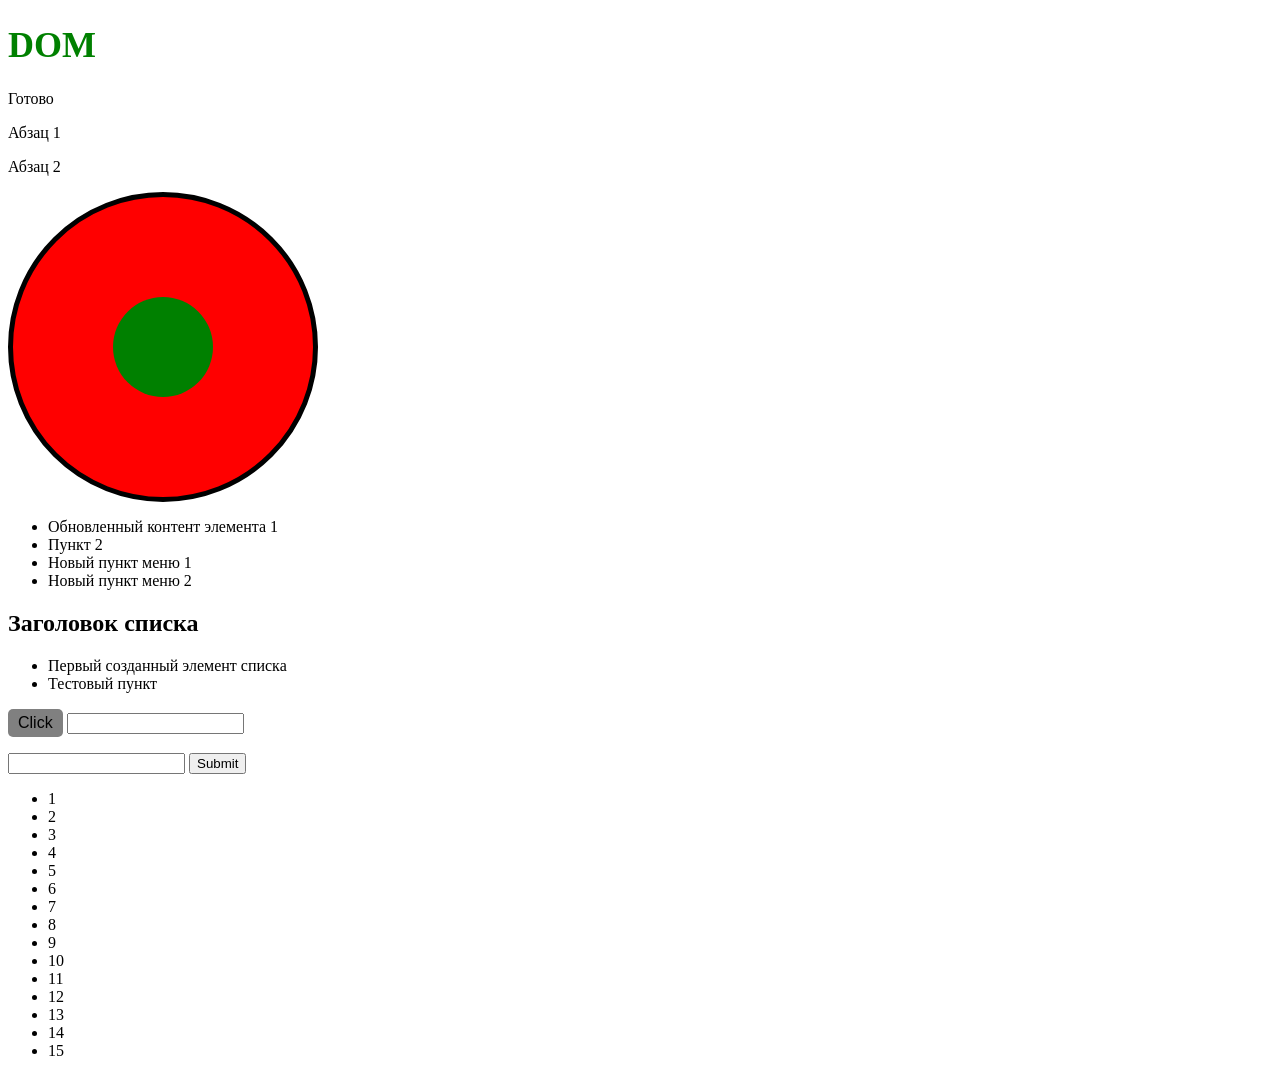
<file: lesson9/index.html>
<!DOCTYPE html>
<html lang="en">
<head>
    <meta charset="UTF-8">
    <meta name="viewport" content="width=device-width, initial-scale=1.0">
    <link rel="stylesheet" href="style.css">
    <script src="./script.js" defer></script>
    <title>DOM</title>
</head>
<body>
    <h1 class="title">DOM</h1>
    <div id="message">Готово</div>
    <p class="text">Абзац 1</p>
    <p class="text">Абзац 2</p>
    <div class="circle">
        <div class="inner-circle"></div>
    </div>
    <ul class="menu">
        <li class="menu-item">Пункт 1</li>
        <li class="menu-item">Пункт 2</li>
    </ul>
    <ul class="list">
        <li>Тестовый пункт</li>
    </ul>
    <button class="btn">Click</button>
    <input type="text" id="input" >
    <p class="input-text"></p>
    <form id="form" action="">
        <input type="text">
        <button>Submit</button>
    </form>

    <ul class="todo">
        <li>1</li>
        <li>2</li>
        <li>3</li>
        <li>4</li>
        <li>5</li>
        <li>6</li>
        <li>7</li>
        <li>8</li>
        <li>9</li>
        <li>10</li>
        <li>11</li>
        <li>12</li>
        <li>13</li>
        <li>14</li>
        <li>15</li>
    </ul>
</body>
</html>
</file>
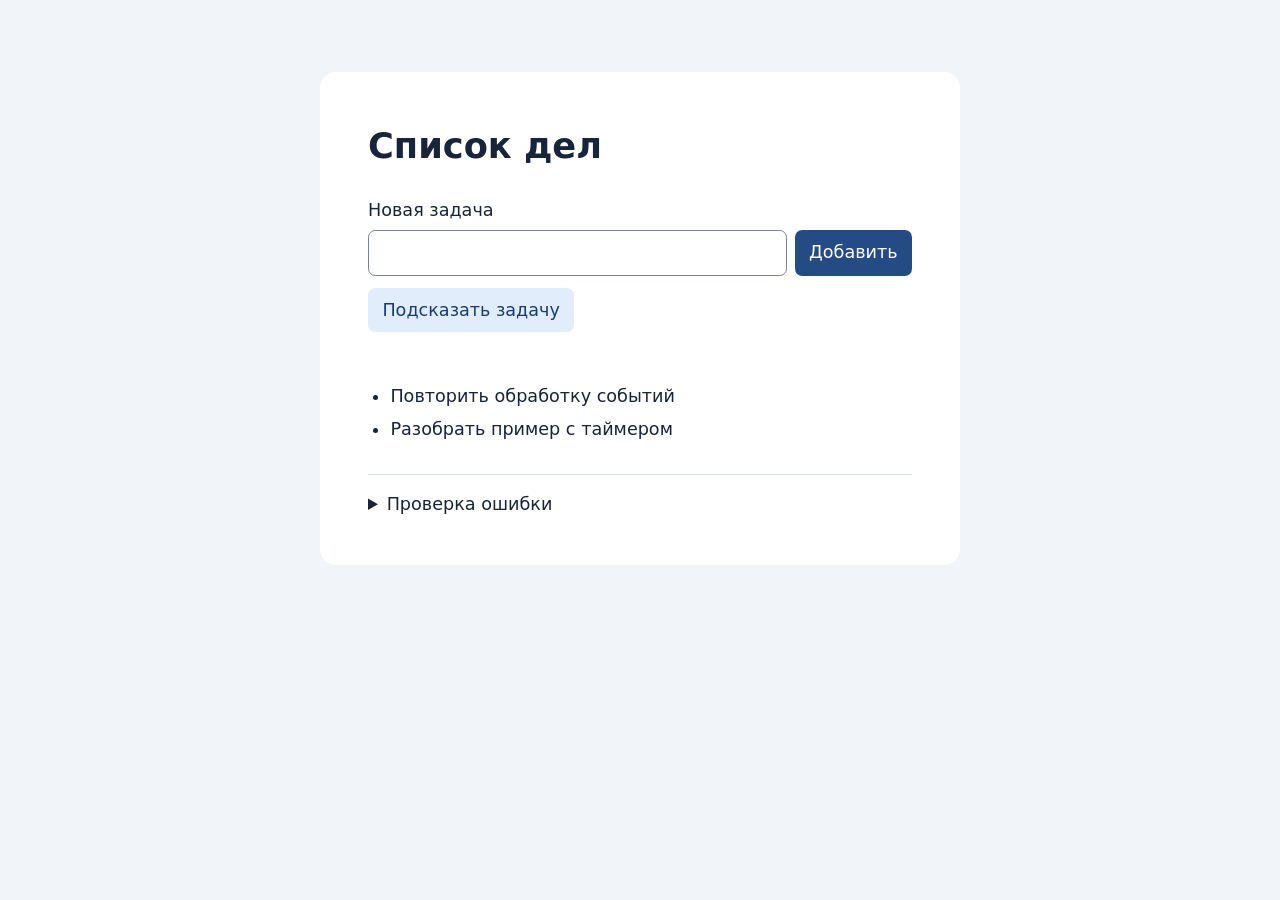
<file: todo-starter/index.html>
<!doctype html>
<html lang="ru">
<head>
  <meta charset="utf-8">
  <meta name="viewport" content="width=device-width, initial-scale=1">
  <title>Список дел · Лекция 10</title>
  <link rel="stylesheet" href="style.css">
  <script defer src="app.js"></script>
</head>
<body>
  <main>
    <h1>Список дел</h1>
    <form id="task-form">
      <label for="task-input">Новая задача</label>
      <div class="entry">
        <input id="task-input" required autocomplete="off">
        <button type="submit">Добавить</button>
      </div>
    </form>
    <button type="button" id="suggestion-button">Подсказать задачу</button>
    <p id="suggestion-status" role="status"></p>
    <ul id="task-list">
      <li>Повторить обработку событий</li>
      <li>Разобрать пример с таймером</li>
    </ul>
    <details>
      <summary>Проверка ошибки</summary>
      <label><input type="checkbox" id="simulate-error"> Отклонять промис при запросе подсказки</label>
    </details>
  </main>
</body>
</html>
</file>
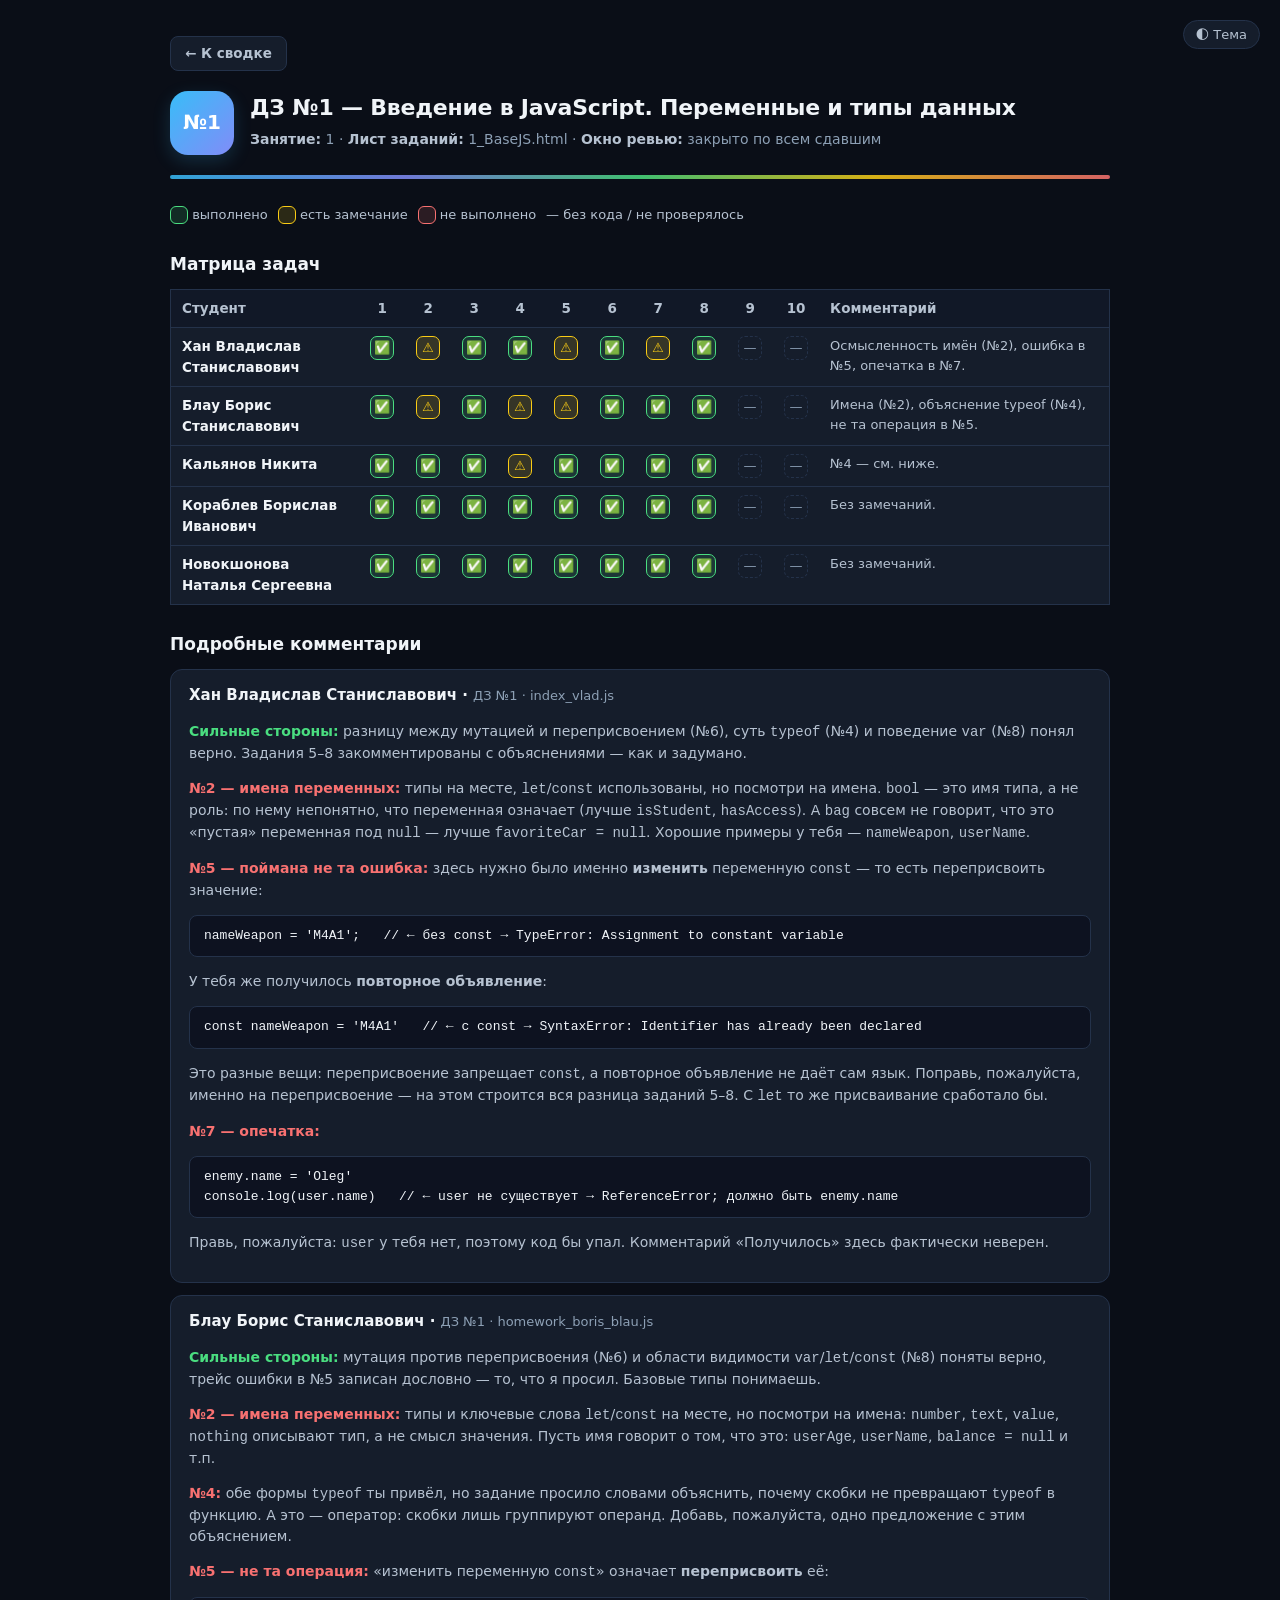
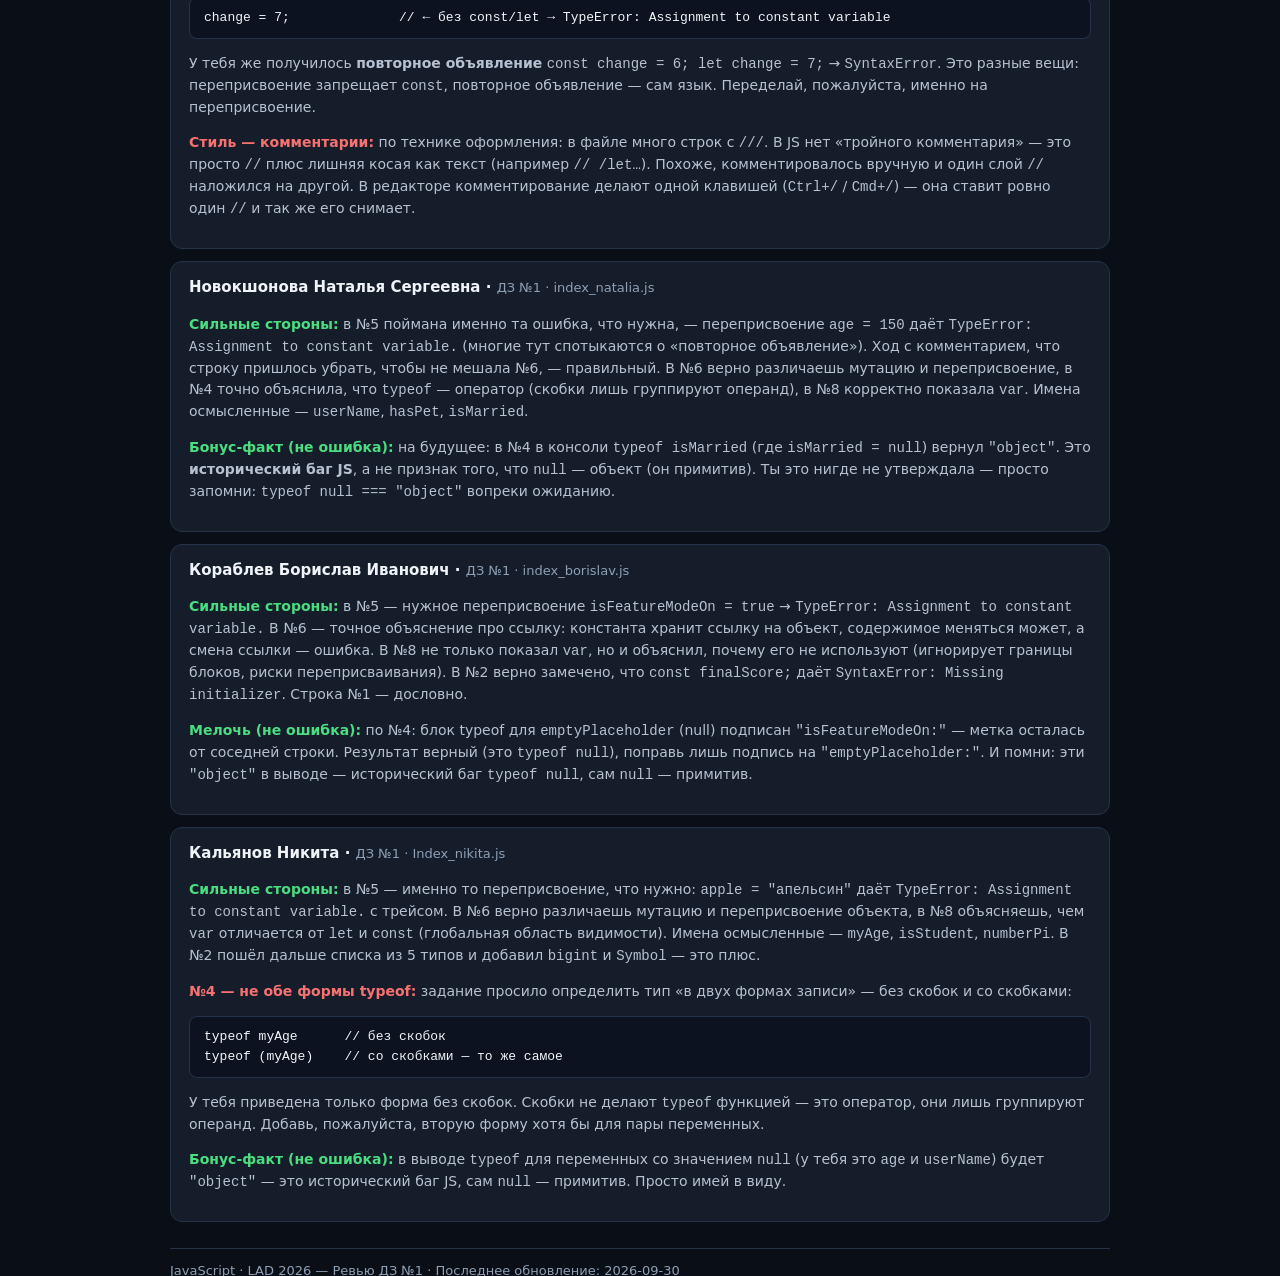
<file: dz1.html>
<!DOCTYPE html>
<html lang="ru">
<head>
<meta charset="UTF-8">
<meta name="viewport" content="width=device-width, initial-scale=1.0">
<title>ДЗ №1 — Ревью JavaScript LAD 2026</title>
<style>
  :root {
    --bg-primary: #0a0e17;
    --bg-secondary: #111827;
    --bg-card: #151d2b;
    --text-primary: #f0f4f8;
    --text-secondary: #b6c2d1;
    --text-muted: #8da0b5;
    --border: #24324a;
    --accent-blue: #38bdf8;
    --accent-purple: #818cf8;
    --accent-green: #4ade80;
    --accent-yellow: #facc15;
    --accent-red: #f87171;
    --code-bg: #0d1220;
    --ok-bg: rgba(74, 222, 128, .14);
    --warn-bg: rgba(250, 204, 21, .14);
    --bad-bg: rgba(248, 113, 113, .14);
    --row-hover: #1a2332;
    --font-sans: system-ui, -apple-system, 'Segoe UI', Roboto, 'Helvetica Neue', sans-serif;
    --font-mono: ui-monospace, 'JetBrains Mono', 'Cascadia Code', Consolas, monospace;
  }
  :root[data-theme="light"] {
    --bg-primary: #f7f9fc;
    --bg-secondary: #eef2f7;
    --bg-card: #ffffff;
    --text-primary: #101828;
    --text-secondary: #344054;
    --text-muted: #667085;
    --border: #d0d5dd;
    --accent-blue: #0b7ecf;
    --accent-purple: #5b21b6;
    --accent-green: #0d8a3d;
    --accent-yellow: #b5740a;
    --accent-red: #c42318;
    --code-bg: #f3f6fa;
    --ok-bg: rgba(13, 138, 61, .10);
    --warn-bg: rgba(181, 116, 10, .10);
    --bad-bg: rgba(196, 35, 24, .10);
    --row-hover: #e6ebf3;
  }
  * { box-sizing: border-box; }
  body {
    margin: 0;
    font-family: var(--font-sans);
    background: var(--bg-primary);
    color: var(--text-primary);
    line-height: 1.55;
  }
  .sheet { max-width: 980px; margin: 0 auto; padding: 36px 20px; }

  .theme-toggle {
    position: fixed; right: 20px; top: 20px;
    border: 1px solid var(--border); background: var(--bg-card); color: var(--text-secondary);
    border-radius: 999px; padding: 6px 12px; cursor: pointer;
    font-size: 13px; font-family: var(--font-sans);
  }
  .theme-toggle:hover { color: var(--accent-blue); }

  .back-link {
    display: inline-flex; align-items: center; gap: 6px;
    margin: 0 0 20px; padding: 6px 14px; font-size: 13.5px; font-weight: 600;
    color: var(--text-secondary); background: var(--bg-card); border: 1px solid var(--border);
    border-radius: 8px; text-decoration: none; cursor: pointer;
  }
  .back-link:hover { color: var(--accent-blue); }

  .header { display: flex; gap: 16px; align-items: flex-start; }
  .badge {
    flex: 0 0 auto; width: 64px; height: 64px; border-radius: 18px;
    display: flex; align-items: center; justify-content: center;
    font-weight: 800; font-size: 20px; color: #fff;
    background: linear-gradient(135deg, var(--accent-blue), var(--accent-purple));
    box-shadow: 0 6px 18px rgba(56, 189, 248, .18);
  }
  .header-body h1 { font-size: 22px; font-weight: 800; margin: 0 0 4px; letter-spacing: -.01em; }
  .meta { font-size: 14px; color: var(--text-muted); margin: 0; }
  .meta strong { color: var(--text-secondary); font-weight: 600; }
  .header-rule {
    height: 4px; margin: 20px 0 26px;
    background: linear-gradient(90deg, var(--accent-blue), var(--accent-purple),
                var(--accent-green), var(--accent-yellow), var(--accent-red));
    border-radius: 2px; opacity: .85;
  }

  .legend { display: flex; gap: 10px; flex-wrap: wrap; font-size: 13px; color: var(--text-secondary); margin-bottom: 16px; }
  .legend .key { display: inline-block; width: 18px; height: 18px; border-radius: 6px; vertical-align: middle; }
  .legend .key.ok { background: var(--ok-bg); border: 1px solid var(--accent-green); }
  .legend .key.warn { background: var(--warn-bg); border: 1px solid var(--accent-yellow); }
  .legend .key.bad { background: var(--bad-bg); border: 1px solid var(--accent-red); }

  h2.section { display: flex; align-items: center; gap: 10px; font-size: 17px; font-weight: 700; margin: 26px 0 12px; }
  .hint-line { font-size: 13.5px; color: var(--text-muted); margin: 4px 0 14px; }

  .table-scroll { overflow-x: auto; }

  table { width: 100%; border-collapse: collapse; font-size: 13.5px; background: var(--bg-card); border: 1px solid var(--border); }
  th, td { padding: 8px 11px; text-align: left; vertical-align: top; }
  thead th { background: var(--bg-secondary); color: var(--text-secondary); font-weight: 700; border-bottom: 1px solid var(--border); }
  tbody tr { border-bottom: 1px solid var(--border); }
  tbody tr:last-child { border-bottom: none; }
  tbody tr:hover { background: var(--row-hover); }

  td.student { font-weight: 700; }
  td.student .file { display: block; font-size: 11.5px; color: var(--text-muted); font-family: var(--font-mono); }
  th.tsk { width: 46px; text-align: center; }
  td.tsk { text-align: center; }
  td.tsk .st { display: inline-block; width: 24px; height: 24px; line-height: 22px; border-radius: 7px; font-size: 13px; }
  .st.ok   { background: var(--ok-bg);   color: var(--accent-green);  border: 1px solid var(--accent-green); }
  .st.warn { background: var(--warn-bg); color: var(--accent-yellow); border: 1px solid var(--accent-yellow); }
  .st.bad  { background: var(--bad-bg);  color: var(--accent-red);    border: 1px solid var(--accent-red); }
  .st.na   { background: transparent; color: var(--text-muted); border: 1px dashed var(--border); }
  td.comment { min-width: 220px; font-size: 13px; color: var(--text-secondary); }
  td.comment code {
    font-family: var(--font-mono); font-size: .88em;
    background: var(--code-bg); color: var(--accent-blue);
    border: 1px solid var(--border); border-radius: 5px; padding: 0 5px; white-space: nowrap;
  }

  .student-block { background: var(--bg-card); border: 1px solid var(--border); border-radius: 12px; padding: 14px 18px; margin: 12px 0; }
  .student-block h3 { font-size: 15px; font-weight: 700; margin: 0 0 8px; }
  .student-block h3 .who { color: var(--text-primary); }
  .student-block h3 .ctx { color: var(--text-muted); font-weight: 500; font-size: 13px; }
  .student-block p, .student-block li { font-size: 14px; color: var(--text-secondary); line-height: 1.5; }
  pre {
    margin: 8px 0; overflow-x: auto;
    background: var(--code-bg); border: 1px solid var(--border); border-radius: 8px;
    padding: 10px 14px; font-family: var(--font-mono); font-size: 13px; line-height: 1.55;
  }
  pre code { font-family: var(--font-mono); color: var(--text-primary); }
  .note-title { font-weight: 700; color: var(--accent-red); }
  .note-title.strong { color: var(--accent-green); }

  footer { margin-top: 26px; padding-top: 12px; border-top: 1px solid var(--border); font-size: 13px; color: var(--text-muted); }
</style>
</head>
<body>

<div class="sheet">
  <button class="theme-toggle" id="themeToggle" type="button" title="Переключить тему">🌓 Тема</button>

  <a class="back-link" href="review.html">← К сводке</a>

  <header class="header">
    <div class="badge">№1</div>
    <div class="header-body">
      <h1>ДЗ №1 — Введение в JavaScript. Переменные и типы данных</h1>
      <p class="meta"><strong>Занятие:</strong> 1 · <strong>Лист заданий:</strong> 1_BaseJS.html · <strong>Окно ревью:</strong> закрыто по всем сдавшим</p>
    </div>
  </header>
  <div class="header-rule"></div>

  <div class="legend">
    <span><span class="key ok"></span> выполнено</span>
    <span><span class="key warn"></span> есть замечание</span>
    <span><span class="key bad"></span> не выполнено</span>
    <span>— без кода / не проверялось</span>
  </div>

  <h2 class="section">Матрица задач</h2>
  <div class="table-scroll">
    <table>
      <thead>
        <tr>
          <th>Студент</th>
          <th class="tsk" title="Hello World!">1</th><th class="tsk" title="5 примитивных типов">2</th>
          <th class="tsk" title="Вывод переменных">3</th><th class="tsk" title="typeof в 2 формах">4</th>
          <th class="tsk" title="Изменить const">5</th><th class="tsk" title="Объект const">6</th>
          <th class="tsk" title="Объект let">7</th><th class="tsk" title="Объект var">8</th>
          <th class="tsk" title="VS Code">9</th><th class="tsk" title="Аккаунт GitHub">10</th>
          <th>Комментарий</th>
        </tr>
      </thead>
      <tbody>
        <tr>
          <td class="student">Хан Владислав Станиславович</td>
          <td class="tsk"><span class="st ok">✅</span></td>
          <td class="tsk"><span class="st warn" title="имена bool/bag не осмысленные">⚠️</span></td>
          <td class="tsk"><span class="st ok">✅</span></td>
          <td class="tsk"><span class="st ok">✅</span></td>
          <td class="tsk"><span class="st warn" title="не та ошибка: повторное объявление вместо переприсвоения">⚠️</span></td>
          <td class="tsk"><span class="st ok">✅</span></td>
          <td class="tsk"><span class="st warn" title="опечатка user.name → ReferenceError">⚠️</span></td>
          <td class="tsk"><span class="st ok">✅</span></td>
          <td class="tsk"><span class="st na">—</span></td>
          <td class="tsk"><span class="st na">—</span></td>
          <td class="comment">Осмысленность имён (№2), ошибка в №5, опечатка в №7.</td>
        </tr>
        <tr>
          <td class="student">Блау Борис Станиславович</td>
          <td class="tsk"><span class="st ok">✅</span></td>
          <td class="tsk"><span class="st warn" title="имена number/text/value/nothing не осмысленные">⚠️</span></td>
          <td class="tsk"><span class="st ok">✅</span></td>
          <td class="tsk"><span class="st warn" title="нет объяснения, почему typeof не функция">⚠️</span></td>
          <td class="tsk"><span class="st warn" title="не та операция: повторное объявление вместо переприсвоения">⚠️</span></td>
          <td class="tsk"><span class="st ok">✅</span></td>
          <td class="tsk"><span class="st ok">✅</span></td>
          <td class="tsk"><span class="st ok">✅</span></td>
          <td class="tsk"><span class="st na">—</span></td>
          <td class="tsk"><span class="st na">—</span></td>
          <td class="comment">Имена (№2), объяснение typeof (№4), не та операция в №5.</td>
        </tr>
        <tr>
          <td class="student">Кальянов Никита</td>
          <td class="tsk"><span class="st ok">✅</span></td>
          <td class="tsk"><span class="st ok">✅</span></td>
          <td class="tsk"><span class="st ok">✅</span></td>
          <td class="tsk"><span class="st warn" title="только форма typeof без скобок">⚠️</span></td>
          <td class="tsk"><span class="st ok">✅</span></td>
          <td class="tsk"><span class="st ok">✅</span></td>
          <td class="tsk"><span class="st ok">✅</span></td>
          <td class="tsk"><span class="st ok">✅</span></td>
          <td class="tsk"><span class="st na">—</span></td>
          <td class="tsk"><span class="st na">—</span></td>
          <td class="comment">№4 — см. ниже.</td>
        </tr>
        <tr>
          <td class="student">Кораблев Борислав Иванович</td>
          <td class="tsk"><span class="st ok">✅</span></td>
          <td class="tsk"><span class="st ok">✅</span></td>
          <td class="tsk"><span class="st ok">✅</span></td>
          <td class="tsk"><span class="st ok">✅</span></td>
          <td class="tsk"><span class="st ok">✅</span></td>
          <td class="tsk"><span class="st ok">✅</span></td>
          <td class="tsk"><span class="st ok">✅</span></td>
          <td class="tsk"><span class="st ok">✅</span></td>
          <td class="tsk"><span class="st na">—</span></td>
          <td class="tsk"><span class="st na">—</span></td>
          <td class="comment">Без замечаний.</td>
        </tr>
        <tr>
          <td class="student">Новокшонова Наталья Сергеевна</td>
          <td class="tsk"><span class="st ok">✅</span></td>
          <td class="tsk"><span class="st ok">✅</span></td>
          <td class="tsk"><span class="st ok">✅</span></td>
          <td class="tsk"><span class="st ok">✅</span></td>
          <td class="tsk"><span class="st ok">✅</span></td>
          <td class="tsk"><span class="st ok">✅</span></td>
          <td class="tsk"><span class="st ok">✅</span></td>
          <td class="tsk"><span class="st ok">✅</span></td>
          <td class="tsk"><span class="st na">—</span></td>
          <td class="tsk"><span class="st na">—</span></td>
          <td class="comment">Без замечаний.</td>
        </tr>
      </tbody>
    </table>
  </div>

  <h2 class="section">Подробные комментарии</h2>

  <div class="student-block">
    <h3><span class="who">Хан Владислав Станиславович</span> · <span class="ctx">ДЗ №1 · index_vlad.js</span></h3>

    <p><span class="note-title strong">Сильные стороны:</span> разницу между мутацией и переприсвоением (№6), суть <code>typeof</code> (№4) и поведение <code>var</code> (№8) понял верно. Задания 5–8 закомментированы с объяснениями — как и задумано.</p>

    <p><span class="note-title">№2 — имена переменных:</span> типы на месте, <code>let</code>/<code>const</code> использованы, но посмотри на имена. <code>bool</code> — это имя типа, а не роль: по нему непонятно, что переменная означает (лучше <code>isStudent</code>, <code>hasAccess</code>). А <code>bag</code> совсем не говорит, что это «пустая» переменная под <code>null</code> — лучше <code>favoriteCar = null</code>. Хорошие примеры у тебя — <code>nameWeapon</code>, <code>userName</code>.</p>

    <p><span class="note-title">№5 — поймана не та ошибка:</span> здесь нужно было именно <strong>изменить</strong> переменную <code>const</code> — то есть переприсвоить значение:</p>
    <pre><code>nameWeapon = 'M4A1';   // ← без const → TypeError: Assignment to constant variable</code></pre>
    <p>У тебя же получилось <strong>повторное объявление</strong>:</p>
    <pre><code>const nameWeapon = 'M4A1'   // ← с const → SyntaxError: Identifier has already been declared</code></pre>
    <p>Это разные вещи: переприсвоение запрещает <code>const</code>, а повторное объявление не даёт сам язык. Поправь, пожалуйста, именно на переприсвоение — на этом строится вся разница заданий 5–8. С <code>let</code> то же присваивание сработало бы.</p>

    <p><span class="note-title">№7 — опечатка:</span></p>
    <pre><code>enemy.name = 'Oleg'
console.log(user.name)   // ← user не существует → ReferenceError; должно быть enemy.name</code></pre>
    <p>Правь, пожалуйста: <code>user</code> у тебя нет, поэтому код бы упал. Комментарий «Получилось» здесь фактически неверен.</p>
  </div>

  <div class="student-block">
    <h3><span class="who">Блау Борис Станиславович</span> · <span class="ctx">ДЗ №1 · homework_boris_blau.js</span></h3>

    <p><span class="note-title strong">Сильные стороны:</span> мутация против переприсвоения (№6) и области видимости <code>var</code>/<code>let</code>/<code>const</code> (№8) поняты верно, трейс ошибки в №5 записан дословно — то, что я просил. Базовые типы понимаешь.</p>

    <p><span class="note-title">№2 — имена переменных:</span> типы и ключевые слова <code>let</code>/<code>const</code> на месте, но посмотри на имена: <code>number</code>, <code>text</code>, <code>value</code>, <code>nothing</code> описывают тип, а не смысл значения. Пусть имя говорит о том, что это: <code>userAge</code>, <code>userName</code>, <code>balance = null</code> и т.п.</p>

    <p><span class="note-title">№4:</span> обе формы <code>typeof</code> ты привёл, но задание просило словами объяснить, почему скобки не превращают <code>typeof</code> в функцию. А это — оператор: скобки лишь группируют операнд. Добавь, пожалуйста, одно предложение с этим объяснением.</p>

    <p><span class="note-title">№5 — не та операция:</span> «изменить переменную <code>const</code>» означает <strong>переприсвоить</strong> её:</p>
    <pre><code>change = 7;              // ← без const/let → TypeError: Assignment to constant variable</code></pre>
    <p>У тебя же получилось <strong>повторное объявление</strong> <code>const change = 6; let change = 7;</code> → <code>SyntaxError</code>. Это разные вещи: переприсвоение запрещает <code>const</code>, повторное объявление — сам язык. Переделай, пожалуйста, именно на переприсвоение.</p>

    <p><span class="note-title">Стиль — комментарии:</span> по технике оформления: в файле много строк с <code>///</code>. В JS нет «тройного комментария» — это просто <code>//</code> плюс лишняя косая как текст (например <code>// /let…</code>). Похоже, комментировалось вручную и один слой <code>//</code> наложился на другой. В редакторе комментирование делают одной клавишей (<code>Ctrl+/</code> / <code>Cmd+/</code>) — она ставит ровно один <code>//</code> и так же его снимает.</p>
  </div>

  <div class="student-block">
    <h3><span class="who">Новокшонова Наталья Сергеевна</span> · <span class="ctx">ДЗ №1 · index_natalia.js</span></h3>

    <p><span class="note-title strong">Сильные стороны:</span> в №5 поймана именно та ошибка, что нужна, — переприсвоение <code>age = 150</code> даёт <code>TypeError: Assignment to constant variable.</code> (многие тут спотыкаются о «повторное объявление»). Ход с комментарием, что строку пришлось убрать, чтобы не мешала №6, — правильный. В №6 верно различаешь мутацию и переприсвоение, в №4 точно объяснила, что <code>typeof</code> — оператор (скобки лишь группируют операнд), в №8 корректно показала <code>var</code>. Имена осмысленные — <code>userName</code>, <code>hasPet</code>, <code>isMarried</code>.</p>

    <p><span class="note-title strong">Бонус-факт (не ошибка):</span> на будущее: в №4 в консоли <code>typeof isMarried</code> (где <code>isMarried = null</code>) вернул <code>"object"</code>. Это <strong>исторический баг JS</strong>, а не признак того, что <code>null</code> — объект (он примитив). Ты это нигде не утверждала — просто запомни: <code>typeof null === "object"</code> вопреки ожиданию.</p>
  </div>

  <div class="student-block">
    <h3><span class="who">Кораблев Борислав Иванович</span> · <span class="ctx">ДЗ №1 · index_borislav.js</span></h3>

    <p><span class="note-title strong">Сильные стороны:</span> в №5 — нужное переприсвоение <code>isFeatureModeOn = true</code> → <code>TypeError: Assignment to constant variable.</code> В №6 — точное объяснение про ссылку: константа хранит ссылку на объект, содержимое меняться может, а смена ссылки — ошибка. В №8 не только показал <code>var</code>, но и объяснил, почему его не используют (игнорирует границы блоков, риски переприсваивания). В №2 верно замечено, что <code>const finalScore;</code> даёт <code>SyntaxError: Missing initializer</code>. Строка №1 — дословно.</p>

    <p><span class="note-title strong">Мелочь (не ошибка):</span> по №4: блок typeof для <code>emptyPlaceholder</code> (null) подписан <code>"isFeatureModeOn:"</code> — метка осталась от соседней строки. Результат верный (это <code>typeof null</code>), поправь лишь подпись на <code>"emptyPlaceholder:"</code>. И помни: эти <code>"object"</code> в выводе — исторический баг <code>typeof null</code>, сам <code>null</code> — примитив.</p>
  </div>

  <div class="student-block">
    <h3><span class="who">Кальянов Никита</span> · <span class="ctx">ДЗ №1 · Index_nikita.js</span></h3>

    <p><span class="note-title strong">Сильные стороны:</span> в №5 — именно то переприсвоение, что нужно: <code>apple = "апельсин"</code> даёт <code>TypeError: Assignment to constant variable.</code> с трейсом. В №6 верно различаешь мутацию и переприсвоение объекта, в №8 объясняешь, чем <code>var</code> отличается от <code>let</code> и <code>const</code> (глобальная область видимости). Имена осмысленные — <code>myAge</code>, <code>isStudent</code>, <code>numberPi</code>. В №2 пошёл дальше списка из 5 типов и добавил <code>bigint</code> и <code>Symbol</code> — это плюс.</p>

    <p><span class="note-title">№4 — не обе формы typeof:</span> задание просило определить тип «в двух формах записи» — без скобок и со скобками:</p>
    <pre><code>typeof myAge      // без скобок
typeof (myAge)    // со скобками — то же самое</code></pre>
    <p>У тебя приведена только форма без скобок. Скобки не делают <code>typeof</code> функцией — это оператор, они лишь группируют операнд. Добавь, пожалуйста, вторую форму хотя бы для пары переменных.</p>

    <p><span class="note-title strong">Бонус-факт (не ошибка):</span> в выводе <code>typeof</code> для переменных со значением <code>null</code> (у тебя это <code>age</code> и <code>userName</code>) будет <code>"object"</code> — это исторический баг JS, сам <code>null</code> — примитив. Просто имей в виду.</p>
  </div>

  <footer>JavaScript · LAD 2026 — Ревью ДЗ №1 · Последнее обновление: 2026-09-30</footer>
</div>

<script>
  (function () {
    var btn = document.getElementById('themeToggle');
    var root = document.documentElement;
    function apply(t) {
      root.dataset.theme = t;
      try { localStorage.setItem('hw-review-dz1-theme', t); } catch (e) {}
    }
    var saved = null;
    try { saved = localStorage.getItem('hw-review-dz1-theme'); } catch (e) {}
    if (saved === 'light') apply('light');
    btn.addEventListener('click', function () {
      apply(root.dataset.theme === 'light' ? 'dark' : 'light');
    });
  })();
</script>
</body>
</html>
</file>
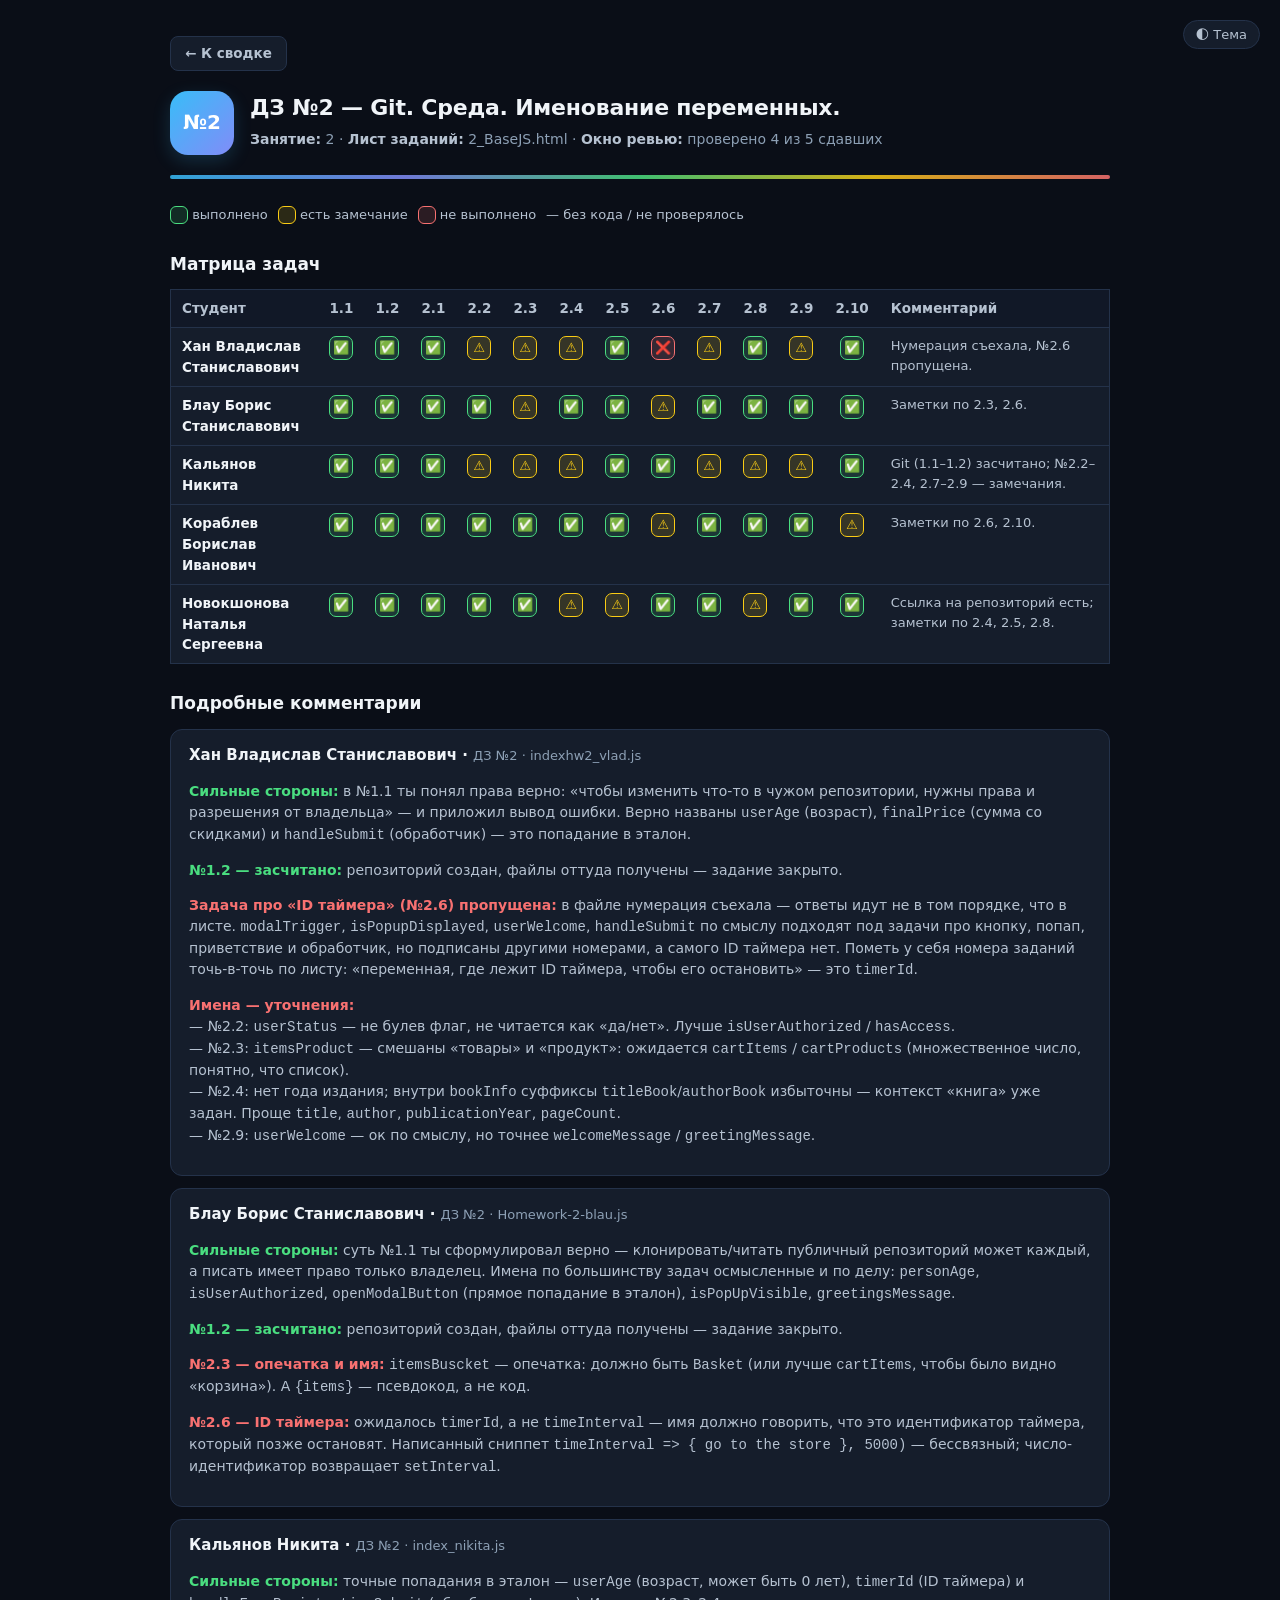
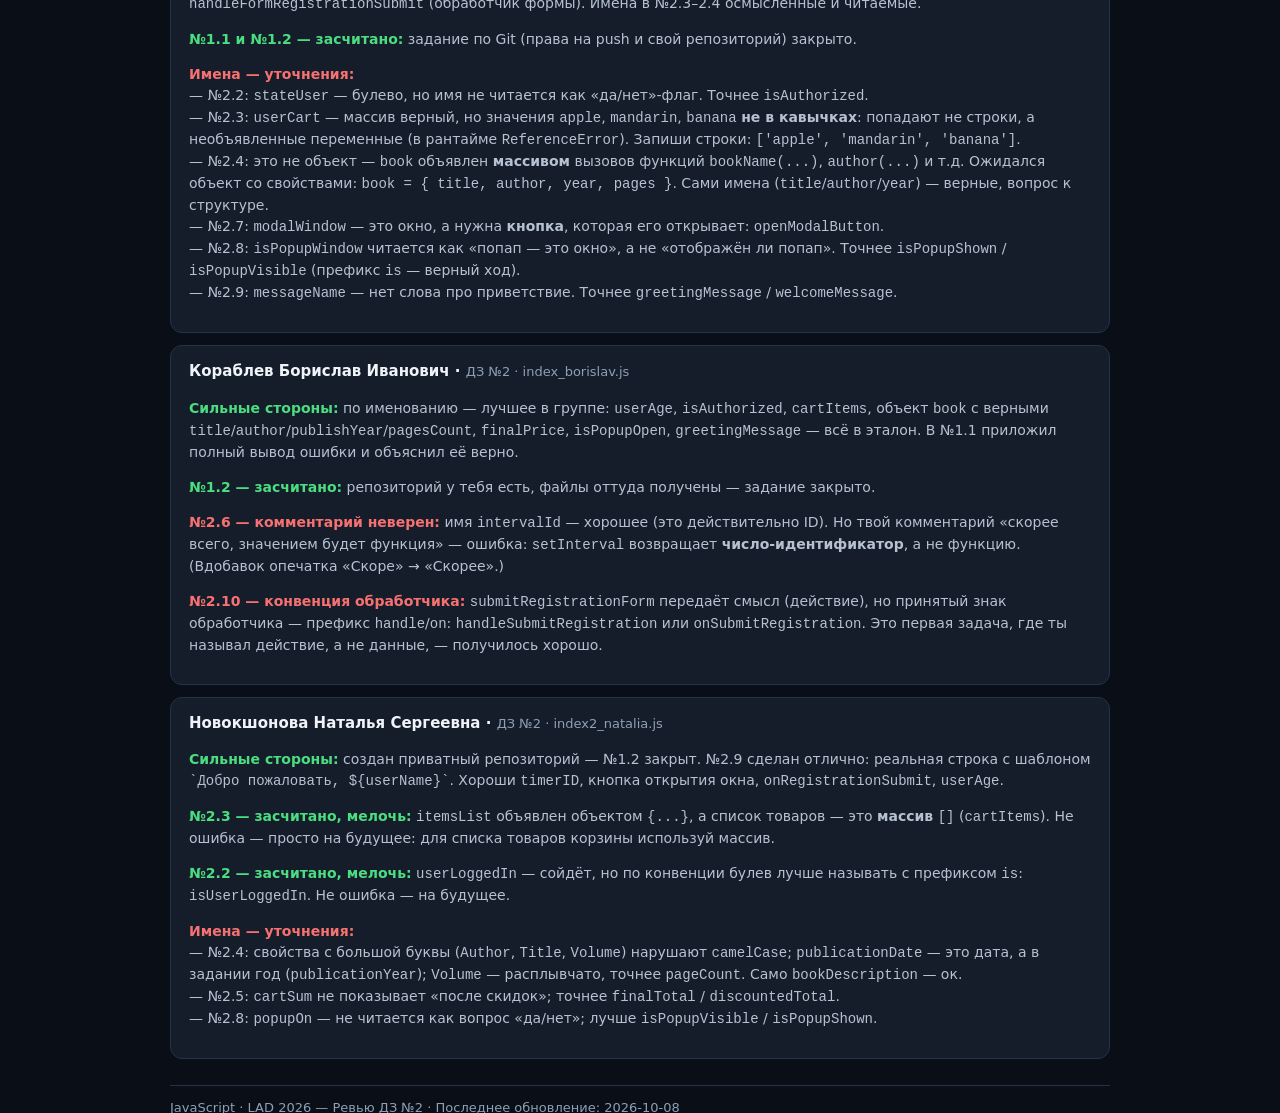
<file: dz2.html>
<!DOCTYPE html>
<html lang="ru">
<head>
<meta charset="UTF-8">
<meta name="viewport" content="width=device-width, initial-scale=1.0">
<title>ДЗ №2 — Ревью JavaScript LAD 2026</title>
<style>
  :root {
    --bg-primary: #0a0e17;
    --bg-secondary: #111827;
    --bg-card: #151d2b;
    --text-primary: #f0f4f8;
    --text-secondary: #b6c2d1;
    --text-muted: #8da0b5;
    --border: #24324a;
    --accent-blue: #38bdf8;
    --accent-purple: #818cf8;
    --accent-green: #4ade80;
    --accent-yellow: #facc15;
    --accent-red: #f87171;
    --code-bg: #0d1220;
    --ok-bg: rgba(74, 222, 128, .14);
    --warn-bg: rgba(250, 204, 21, .14);
    --bad-bg: rgba(248, 113, 113, .14);
    --row-hover: #1a2332;
    --font-sans: system-ui, -apple-system, 'Segoe UI', Roboto, 'Helvetica Neue', sans-serif;
    --font-mono: ui-monospace, 'JetBrains Mono', 'Cascadia Code', Consolas, monospace;
  }
  :root[data-theme="light"] {
    --bg-primary: #f7f9fc;
    --bg-secondary: #eef2f7;
    --bg-card: #ffffff;
    --text-primary: #101828;
    --text-secondary: #344054;
    --text-muted: #667085;
    --border: #d0d5dd;
    --accent-blue: #0b7ecf;
    --accent-purple: #5b21b6;
    --accent-green: #0d8a3d;
    --accent-yellow: #b5740a;
    --accent-red: #c42318;
    --code-bg: #f3f6fa;
    --ok-bg: rgba(13, 138, 61, .10);
    --warn-bg: rgba(181, 116, 10, .10);
    --bad-bg: rgba(196, 35, 24, .10);
    --row-hover: #e6ebf3;
  }
  * { box-sizing: border-box; }
  body {
    margin: 0;
    font-family: var(--font-sans);
    background: var(--bg-primary);
    color: var(--text-primary);
    line-height: 1.55;
  }
  .sheet { max-width: 980px; margin: 0 auto; padding: 36px 20px; }

  .theme-toggle {
    position: fixed; right: 20px; top: 20px;
    border: 1px solid var(--border); background: var(--bg-card); color: var(--text-secondary);
    border-radius: 999px; padding: 6px 12px; cursor: pointer;
    font-size: 13px; font-family: var(--font-sans);
  }
  .theme-toggle:hover { color: var(--accent-blue); }

  .back-link {
    display: inline-flex; align-items: center; gap: 6px;
    margin: 0 0 20px; padding: 6px 14px; font-size: 13.5px; font-weight: 600;
    color: var(--text-secondary); background: var(--bg-card); border: 1px solid var(--border);
    border-radius: 8px; text-decoration: none; cursor: pointer;
  }
  .back-link:hover { color: var(--accent-blue); }

  .header { display: flex; gap: 16px; align-items: flex-start; }
  .badge {
    flex: 0 0 auto; width: 64px; height: 64px; border-radius: 18px;
    display: flex; align-items: center; justify-content: center;
    font-weight: 800; font-size: 20px; color: #fff;
    background: linear-gradient(135deg, var(--accent-blue), var(--accent-purple));
    box-shadow: 0 6px 18px rgba(56, 189, 248, .18);
  }
  .header-body h1 { font-size: 22px; font-weight: 800; margin: 0 0 4px; letter-spacing: -.01em; }
  .meta { font-size: 14px; color: var(--text-muted); margin: 0; }
  .meta strong { color: var(--text-secondary); font-weight: 600; }
  .header-rule {
    height: 4px; margin: 20px 0 26px;
    background: linear-gradient(90deg, var(--accent-blue), var(--accent-purple),
                var(--accent-green), var(--accent-yellow), var(--accent-red));
    border-radius: 2px; opacity: .85;
  }

  .legend { display: flex; gap: 10px; flex-wrap: wrap; font-size: 13px; color: var(--text-secondary); margin-bottom: 16px; }
  .legend .key { display: inline-block; width: 18px; height: 18px; border-radius: 6px; vertical-align: middle; }
  .legend .key.ok { background: var(--ok-bg); border: 1px solid var(--accent-green); }
  .legend .key.warn { background: var(--warn-bg); border: 1px solid var(--accent-yellow); }
  .legend .key.bad { background: var(--bad-bg); border: 1px solid var(--accent-red); }

  h2.section { display: flex; align-items: center; gap: 10px; font-size: 17px; font-weight: 700; margin: 26px 0 12px; }
  .hint-line { font-size: 13.5px; color: var(--text-muted); margin: 4px 0 14px; }

  .table-scroll { overflow-x: auto; }

  table { width: 100%; border-collapse: collapse; font-size: 13.5px; background: var(--bg-card); border: 1px solid var(--border); }
  th, td { padding: 8px 11px; text-align: left; vertical-align: top; }
  thead th { background: var(--bg-secondary); color: var(--text-secondary); font-weight: 700; border-bottom: 1px solid var(--border); }
  tbody tr { border-bottom: 1px solid var(--border); }
  tbody tr:last-child { border-bottom: none; }
  tbody tr:hover { background: var(--row-hover); }

  td.student { font-weight: 700; }
  td.student .file { display: block; font-size: 11.5px; color: var(--text-muted); font-family: var(--font-mono); }
  th.tsk { width: 46px; text-align: center; }
  td.tsk { text-align: center; }
  td.tsk .st { display: inline-block; width: 24px; height: 24px; line-height: 22px; border-radius: 7px; font-size: 13px; }
  .st.ok   { background: var(--ok-bg);   color: var(--accent-green);  border: 1px solid var(--accent-green); }
  .st.warn { background: var(--warn-bg); color: var(--accent-yellow); border: 1px solid var(--accent-yellow); }
  .st.bad  { background: var(--bad-bg);  color: var(--accent-red);    border: 1px solid var(--accent-red); }
  .st.na   { background: transparent; color: var(--text-muted); border: 1px dashed var(--border); }
  td.comment { min-width: 220px; font-size: 13px; color: var(--text-secondary); }
  td.comment code {
    font-family: var(--font-mono); font-size: .88em;
    background: var(--code-bg); color: var(--accent-blue);
    border: 1px solid var(--border); border-radius: 5px; padding: 0 5px; white-space: nowrap;
  }

  .student-block { background: var(--bg-card); border: 1px solid var(--border); border-radius: 12px; padding: 14px 18px; margin: 12px 0; }
  .student-block h3 { font-size: 15px; font-weight: 700; margin: 0 0 8px; }
  .student-block h3 .who { color: var(--text-primary); }
  .student-block h3 .ctx { color: var(--text-muted); font-weight: 500; font-size: 13px; }
  .student-block p, .student-block li { font-size: 14px; color: var(--text-secondary); line-height: 1.5; }
  pre {
    margin: 8px 0; overflow-x: auto;
    background: var(--code-bg); border: 1px solid var(--border); border-radius: 8px;
    padding: 10px 14px; font-family: var(--font-mono); font-size: 13px; line-height: 1.55;
  }
  pre code { font-family: var(--font-mono); color: var(--text-primary); }
  .note-title { font-weight: 700; color: var(--accent-red); }
  .note-title.strong { color: var(--accent-green); }

  footer { margin-top: 26px; padding-top: 12px; border-top: 1px solid var(--border); font-size: 13px; color: var(--text-muted); }
</style>
</head>
<body>

<div class="sheet">
  <button class="theme-toggle" id="themeToggle" type="button" title="Переключить тему">🌓 Тема</button>

  <a class="back-link" href="review.html">← К сводке</a>

  <header class="header">
    <div class="badge">№2</div>
    <div class="header-body">
      <h1>ДЗ №2 — Git. Среда. Именование переменных.</h1>
      <p class="meta"><strong>Занятие:</strong> 2 · <strong>Лист заданий:</strong> 2_BaseJS.html · <strong>Окно ревью:</strong> проверено 4 из 5 сдавших</p>
    </div>
  </header>
  <div class="header-rule"></div>

  <div class="legend">
    <span><span class="key ok"></span> выполнено</span>
    <span><span class="key warn"></span> есть замечание</span>
    <span><span class="key bad"></span> не выполнено</span>
    <span>— без кода / не проверялось</span>
  </div>

  <h2 class="section">Матрица задач</h2>
  <div class="table-scroll">
    <table>
      <thead>
        <tr>
          <th>Студент</th>
          <th class="tsk" title="Git: clone читает, push — 403 (права)">1.1</th>
          <th class="tsk" title="Свой репозиторий + ссылка">1.2</th>
          <th class="tsk" title="Возраст (может быть 0)">2.1</th>
          <th class="tsk" title="Флаг авторизован">2.2</th>
          <th class="tsk" title="Список товаров корзины">2.3</th>
          <th class="tsk" title="Объект книга + свойства">2.4</th>
          <th class="tsk" title="Сумма после скидок">2.5</th>
          <th class="tsk" title="ID таймера">2.6</th>
          <th class="tsk" title="Кнопка открытия модалки">2.7</th>
          <th class="tsk" title="Попап показан (булев)">2.8</th>
          <th class="tsk" title="Приветственное сообщение">2.9</th>
          <th class="tsk" title="Обработчик отправки формы">2.10</th>
          <th>Комментарий</th>
        </tr>
      </thead>
      <tbody>
        <tr>
          <td class="student">Хан Владислав Станиславович</td>
          <td class="tsk"><span class="st ok">✅</span></td>
          <td class="tsk"><span class="st ok">✅</span></td>
          <td class="tsk"><span class="st ok">✅</span></td>
          <td class="tsk"><span class="st warn" title="userStatus — не булев флаг">⚠️</span></td>
          <td class="tsk"><span class="st warn" title="itemsProduct — согласование числа">⚠️</span></td>
          <td class="tsk"><span class="st warn" title="нет года; суффиксы Book избыточны">⚠️</span></td>
          <td class="tsk"><span class="st ok">✅</span></td>
          <td class="tsk"><span class="st bad" title="ответа про ID таймера нет">❌</span></td>
          <td class="tsk"><span class="st warn" title="modalTrigger — по смыслу кнопки, нумерация съехала">⚠️</span></td>
          <td class="tsk"><span class="st ok">✅</span></td>
          <td class="tsk"><span class="st warn" title="userWelcome — ок, но welcomeMessage точнее">⚠️</span></td>
          <td class="tsk"><span class="st ok">✅</span></td>
          <td class="comment">Нумерация съехала, №2.6 пропущена.</td>
        </tr>
        <tr>
          <td class="student">Блау Борис Станиславович</td>
          <td class="tsk"><span class="st ok">✅</span></td>
          <td class="tsk"><span class="st ok">✅</span></td>
          <td class="tsk"><span class="st ok">✅</span></td>
          <td class="tsk"><span class="st ok">✅</span></td>
          <td class="tsk"><span class="st warn" title="опечатка Buscket → Basket">⚠️</span></td>
          <td class="tsk"><span class="st ok">✅</span></td>
          <td class="tsk"><span class="st ok">✅</span></td>
          <td class="tsk"><span class="st warn" title="ожидалось timerId; сниппет бессвязный">⚠️</span></td>
          <td class="tsk"><span class="st ok">✅</span></td>
          <td class="tsk"><span class="st ok">✅</span></td>
          <td class="tsk"><span class="st ok">✅</span></td>
          <td class="tsk"><span class="st ok">✅</span></td>
          <td class="comment">Заметки по 2.3, 2.6.</td>
        </tr>
        <tr>
          <td class="student">Кальянов Никита</td>
          <td class="tsk"><span class="st ok">✅</span></td>
          <td class="tsk"><span class="st ok">✅</span></td>
          <td class="tsk"><span class="st ok">✅</span></td>
          <td class="tsk"><span class="st warn" title="stateUser — не читается как флаг">⚠️</span></td>
          <td class="tsk"><span class="st warn" title="значения в массиве без кавычек — не строки">⚠️</span></td>
          <td class="tsk"><span class="st warn" title="массив вызовов функций, а не объект">⚠️</span></td>
          <td class="tsk"><span class="st ok">✅</span></td>
          <td class="tsk"><span class="st ok">✅</span></td>
          <td class="tsk"><span class="st warn" title="modalWindow — это окно, а нужна кнопка">⚠️</span></td>
          <td class="tsk"><span class="st warn" title="isPopupWindow — не отвечает «отображён ли»">⚠️</span></td>
          <td class="tsk"><span class="st warn" title="messageName — нет слова «приветствие»">⚠️</span></td>
          <td class="tsk"><span class="st ok">✅</span></td>
          <td class="comment">Git (1.1–1.2) засчитано; №2.2–2.4, 2.7–2.9 — замечания.</td>
        </tr>
        <tr>
          <td class="student">Кораблев Борислав Иванович</td>
          <td class="tsk"><span class="st ok">✅</span></td>
          <td class="tsk"><span class="st ok">✅</span></td>
          <td class="tsk"><span class="st ok">✅</span></td>
          <td class="tsk"><span class="st ok">✅</span></td>
          <td class="tsk"><span class="st ok">✅</span></td>
          <td class="tsk"><span class="st ok">✅</span></td>
          <td class="tsk"><span class="st ok">✅</span></td>
          <td class="tsk"><span class="st warn" title="имя верное, но комментарий «значением будет функция»">⚠️</span></td>
          <td class="tsk"><span class="st ok">✅</span></td>
          <td class="tsk"><span class="st ok">✅</span></td>
          <td class="tsk"><span class="st ok">✅</span></td>
          <td class="tsk"><span class="st warn" title="смысл верный, но конвенция handle/on">⚠️</span></td>
          <td class="comment">Заметки по 2.6, 2.10.</td>
        </tr>
        <tr>
          <td class="student">Новокшонова Наталья Сергеевна</td>
          <td class="tsk"><span class="st ok">✅</span></td>
          <td class="tsk"><span class="st ok">✅</span></td>
          <td class="tsk"><span class="st ok">✅</span></td>
          <td class="tsk"><span class="st ok">✅</span></td>
          <td class="tsk"><span class="st ok">✅</span></td>
          <td class="tsk"><span class="st warn" title="прописные свойства; publicationDate — дата, не год">⚠️</span></td>
          <td class="tsk"><span class="st warn" title="не видно «после скидок»">⚠️</span></td>
          <td class="tsk"><span class="st ok">✅</span></td>
          <td class="tsk"><span class="st ok">✅</span></td>
          <td class="tsk"><span class="st warn" title="popupOn — не читается как да/нет">⚠️</span></td>
          <td class="tsk"><span class="st ok">✅</span></td>
          <td class="tsk"><span class="st ok">✅</span></td>
          <td class="comment">Ссылка на репозиторий есть; заметки по 2.4, 2.5, 2.8.</td>
        </tr>
      </tbody>
    </table>
  </div>

  <h2 class="section">Подробные комментарии</h2>

  <div class="student-block">
    <h3><span class="who">Хан Владислав Станиславович</span> · <span class="ctx">ДЗ №2 · indexhw2_vlad.js</span></h3>

    <p><span class="note-title strong">Сильные стороны:</span> в №1.1 ты понял права верно: «чтобы изменить что-то в чужом репозитории, нужны права и разрешения от владельца» — и приложил вывод ошибки. Верно названы <code>userAge</code> (возраст), <code>finalPrice</code> (сумма со скидками) и <code>handleSubmit</code> (обработчик) — это попадание в эталон.</p>

    <p><span class="note-title strong">№1.2 — засчитано:</span> репозиторий создан, файлы оттуда получены — задание закрыто.</p>

    <p><span class="note-title">Задача про «ID таймера» (№2.6) пропущена:</span> в файле нумерация съехала — ответы идут не в том порядке, что в листе. <code>modalTrigger</code>, <code>isPopupDisplayed</code>, <code>userWelcome</code>, <code>handleSubmit</code> по смыслу подходят под задачи про кнопку, попап, приветствие и обработчик, но подписаны другими номерами, а самого ID таймера нет. Пометь у себя номера заданий точь-в-точь по листу: «переменная, где лежит ID таймера, чтобы его остановить» — это <code>timerId</code>.</p>

    <p><span class="note-title">Имена — уточнения:</span>
    <br>— №2.2: <code>userStatus</code> — не булев флаг, не читается как «да/нет». Лучше <code>isUserAuthorized</code> / <code>hasAccess</code>.
    <br>— №2.3: <code>itemsProduct</code> — смешаны «товары» и «продукт»: ожидается <code>cartItems</code> / <code>cartProducts</code> (множественное число, понятно, что список).
    <br>— №2.4: нет года издания; внутри <code>bookInfo</code> суффиксы <code>titleBook</code>/<code>authorBook</code> избыточны — контекст «книга» уже задан. Проще <code>title</code>, <code>author</code>, <code>publicationYear</code>, <code>pageCount</code>.
    <br>— №2.9: <code>userWelcome</code> — ок по смыслу, но точнее <code>welcomeMessage</code> / <code>greetingMessage</code>.</p>
  </div>

  <div class="student-block">
    <h3><span class="who">Блау Борис Станиславович</span> · <span class="ctx">ДЗ №2 · Homework-2-blau.js</span></h3>

    <p><span class="note-title strong">Сильные стороны:</span> суть №1.1 ты сформулировал верно — клонировать/читать публичный репозиторий может каждый, а писать имеет право только владелец. Имена по большинству задач осмысленные и по делу: <code>personAge</code>, <code>isUserAuthorized</code>, <code>openModalButton</code> (прямое попадание в эталон), <code>isPopUpVisible</code>, <code>greetingsMessage</code>.</p>

    <p><span class="note-title strong">№1.2 — засчитано:</span> репозиторий создан, файлы оттуда получены — задание закрыто.</p>

    <p><span class="note-title">№2.3 — опечатка и имя:</span> <code>itemsBuscket</code> — опечатка: должно быть <code>Basket</code> (или лучше <code>cartItems</code>, чтобы было видно «корзина»). А <code>{items}</code> — псевдокод, а не код.</p>

    <p><span class="note-title">№2.6 — ID таймера:</span> ожидалось <code>timerId</code>, а не <code>timeInterval</code> — имя должно говорить, что это идентификатор таймера, который позже остановят. Написанный сниппет <code>timeInterval =&gt; { go to the store }, 5000)</code> — бессвязный; число-идентификатор возвращает <code>setInterval</code>.</p>
  </div>

  <div class="student-block">
    <h3><span class="who">Кальянов Никита</span> · <span class="ctx">ДЗ №2 · index_nikita.js</span></h3>

    <p><span class="note-title strong">Сильные стороны:</span> точные попадания в эталон — <code>userAge</code> (возраст, может быть 0 лет), <code>timerId</code> (ID таймера) и <code>handleFormRegistrationSubmit</code> (обработчик формы). Имена в №2.3–2.4 осмысленные и читаемые.</p>

    <p><span class="note-title strong">№1.1 и №1.2 — засчитано:</span> задание по Git (права на push и свой репозиторий) закрыто.</p>

    <p><span class="note-title">Имена — уточнения:</span>
    <br>— №2.2: <code>stateUser</code> — булево, но имя не читается как «да/нет»-флаг. Точнее <code>isAuthorized</code>.
    <br>— №2.3: <code>userCart</code> — массив верный, но значения <code>apple</code>, <code>mandarin</code>, <code>banana</code> <strong>не в кавычках</strong>: попадают не строки, а необъявленные переменные (в рантайме <code>ReferenceError</code>). Запиши строки: <code>['apple', 'mandarin', 'banana']</code>.
    <br>— №2.4: это не объект — <code>book</code> объявлен <strong>массивом</strong> вызовов функций <code>bookName(...)</code>, <code>author(...)</code> и т.д. Ожидался объект со свойствами: <code>book = { title, author, year, pages }</code>. Сами имена (<code>title</code>/<code>author</code>/<code>year</code>) — верные, вопрос к структуре.
    <br>— №2.7: <code>modalWindow</code> — это окно, а нужна <strong>кнопка</strong>, которая его открывает: <code>openModalButton</code>.
    <br>— №2.8: <code>isPopupWindow</code> читается как «попап — это окно», а не «отображён ли попап». Точнее <code>isPopupShown</code> / <code>isPopupVisible</code> (префикс <code>is</code> — верный ход).
    <br>— №2.9: <code>messageName</code> — нет слова про приветствие. Точнее <code>greetingMessage</code> / <code>welcomeMessage</code>.</p>
  </div>

  <div class="student-block">
    <h3><span class="who">Кораблев Борислав Иванович</span> · <span class="ctx">ДЗ №2 · index_borislav.js</span></h3>

    <p><span class="note-title strong">Сильные стороны:</span> по именованию — лучшее в группе: <code>userAge</code>, <code>isAuthorized</code>, <code>cartItems</code>, объект <code>book</code> с верными <code>title</code>/<code>author</code>/<code>publishYear</code>/<code>pagesCount</code>, <code>finalPrice</code>, <code>isPopupOpen</code>, <code>greetingMessage</code> — всё в эталон. В №1.1 приложил полный вывод ошибки и объяснил её верно.</p>

    <p><span class="note-title strong">№1.2 — засчитано:</span> репозиторий у тебя есть, файлы оттуда получены — задание закрыто.</p>

    <p><span class="note-title">№2.6 — комментарий неверен:</span> имя <code>intervalId</code> — хорошее (это действительно ID). Но твой комментарий «скорее всего, значением будет функция» — ошибка: <code>setInterval</code> возвращает <strong>число-идентификатор</strong>, а не функцию. (Вдобавок опечатка «Скоре» → «Скорее».)</p>

    <p><span class="note-title">№2.10 — конвенция обработчика:</span> <code>submitRegistrationForm</code> передаёт смысл (действие), но принятый знак обработчика — префикс <code>handle</code>/<code>on</code>: <code>handleSubmitRegistration</code> или <code>onSubmitRegistration</code>. Это первая задача, где ты называл действие, а не данные, — получилось хорошо.</p>
  </div>

  <div class="student-block">
    <h3><span class="who">Новокшонова Наталья Сергеевна</span> · <span class="ctx">ДЗ №2 · index2_natalia.js</span></h3>

    <p><span class="note-title strong">Сильные стороны:</span> создан приватный репозиторий — №1.2 закрыт. №2.9 сделан отлично: реальная строка с шаблоном <code>`Добро пожаловать, ${userName}`</code>. Хороши <code>timerID</code>, кнопка открытия окна, <code>onRegistrationSubmit</code>, <code>userAge</code>.</p>

    <p><span class="note-title strong">№2.3 — засчитано, мелочь:</span> <code>itemsList</code> объявлен объектом <code>{...}</code>, а список товаров — это <strong>массив</strong> <code>[]</code> (<code>cartItems</code>). Не ошибка — просто на будущее: для списка товаров корзины используй массив.</p>

    <p><span class="note-title strong">№2.2 — засчитано, мелочь:</span> <code>userLoggedIn</code> — сойдёт, но по конвенции булев лучше называть с префиксом <code>is</code>: <code>isUserLoggedIn</code>. Не ошибка — на будущее.</p>

    <p><span class="note-title">Имена — уточнения:</span>
    <br>— №2.4: свойства с большой буквы (<code>Author</code>, <code>Title</code>, <code>Volume</code>) нарушают <code>camelCase</code>; <code>publicationDate</code> — это дата, а в задании год (<code>publicationYear</code>); <code>Volume</code> — расплывчато, точнее <code>pageCount</code>. Само <code>bookDescription</code> — ок.
    <br>— №2.5: <code>cartSum</code> не показывает «после скидок»; точнее <code>finalTotal</code> / <code>discountedTotal</code>.
    <br>— №2.8: <code>popupOn</code> — не читается как вопрос «да/нет»; лучше <code>isPopupVisible</code> / <code>isPopupShown</code>.</p>
  </div>

  <footer>JavaScript · LAD 2026 — Ревью ДЗ №2 · Последнее обновление: 2026-10-08</footer>
</div>

<script>
  (function () {
    var btn = document.getElementById('themeToggle');
    var root = document.documentElement;
    function apply(t) {
      root.dataset.theme = t;
      try { localStorage.setItem('hw-review-dz2-theme', t); } catch (e) {}
    }
    var saved = null;
    try { saved = localStorage.getItem('hw-review-dz2-theme'); } catch (e) {}
    if (saved === 'light') apply('light');
    btn.addEventListener('click', function () {
      apply(root.dataset.theme === 'light' ? 'dark' : 'light');
    });
  })();
</script>
</body>
</html>
</file>
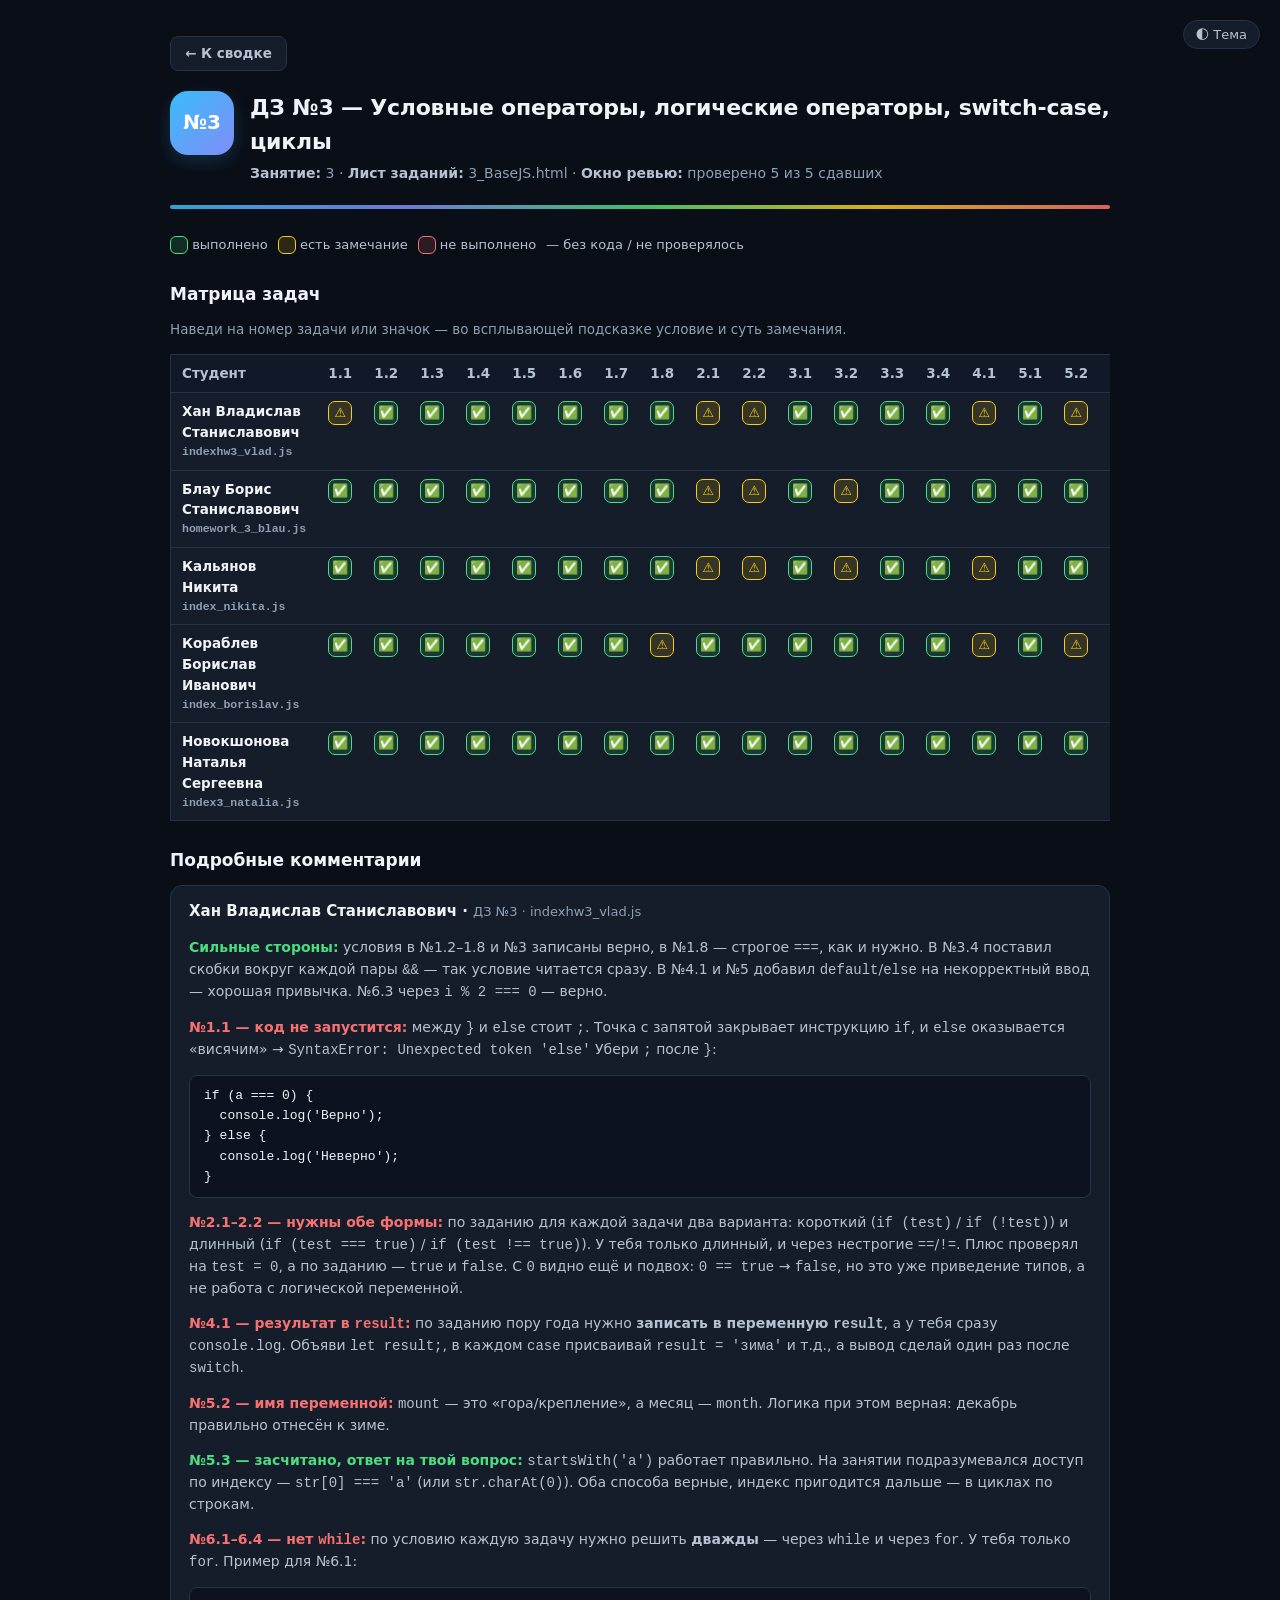
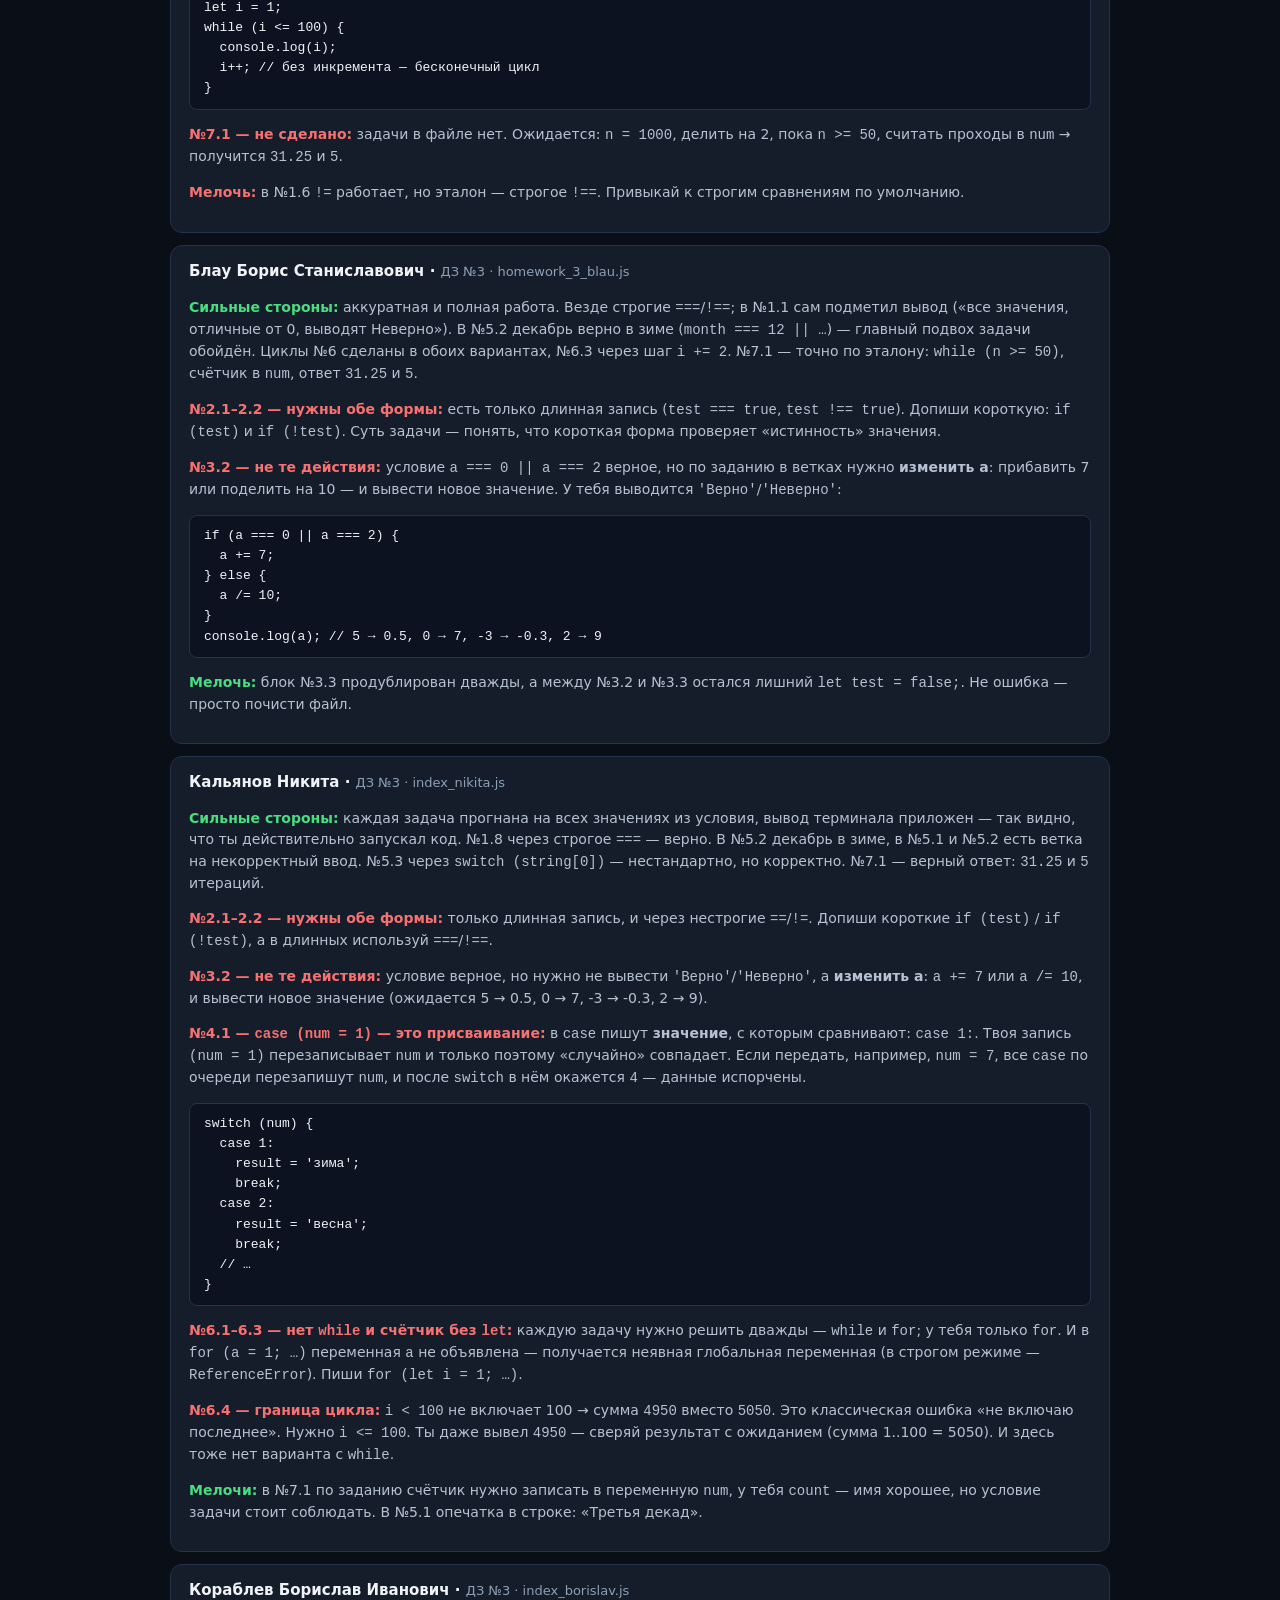
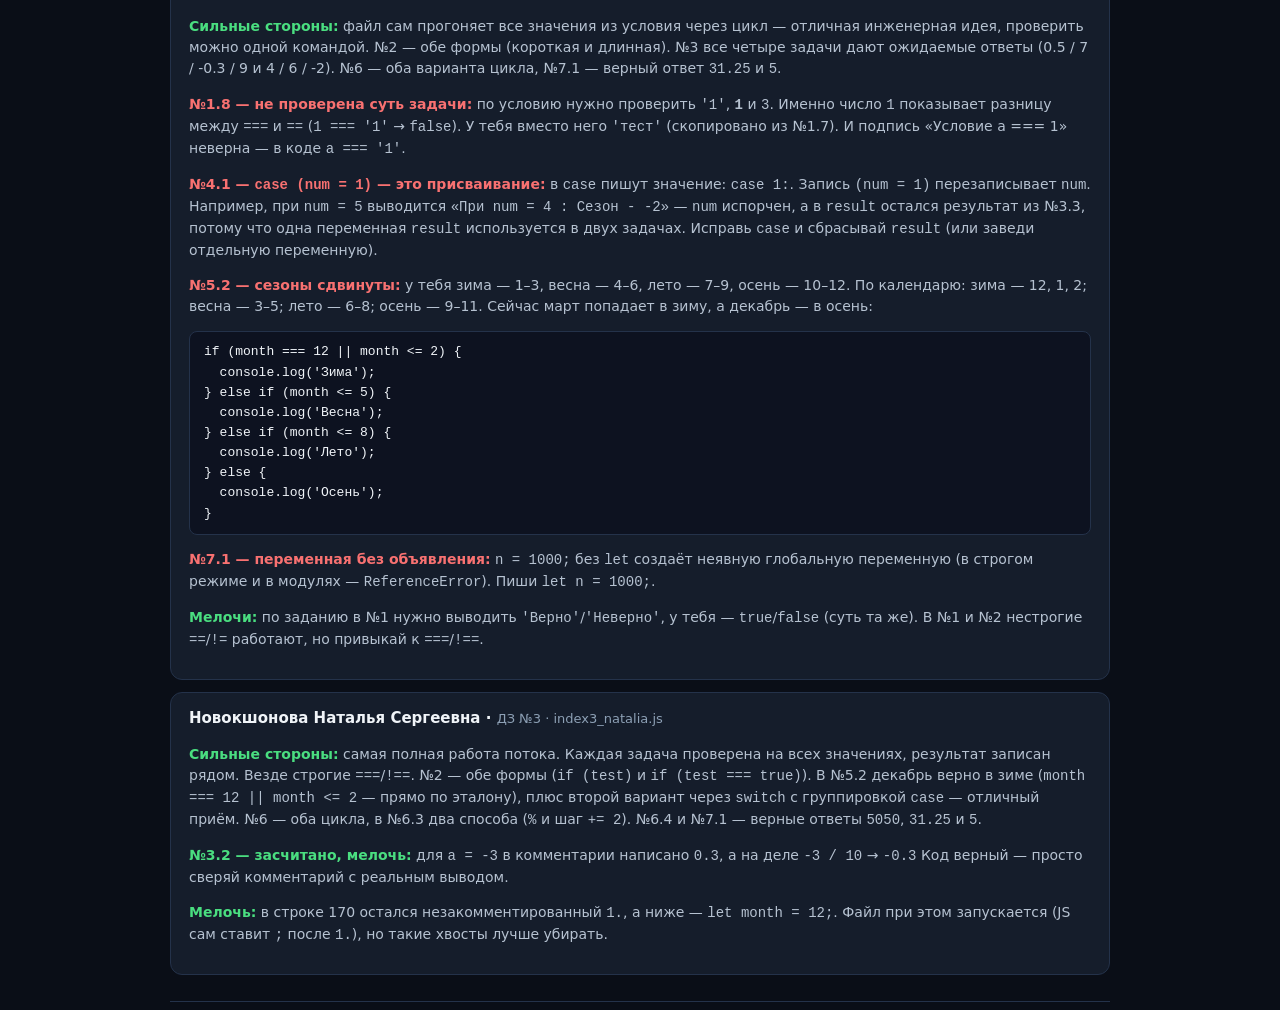
<file: dz3.html>
<!DOCTYPE html>
<html lang="ru">
<head>
<meta charset="UTF-8">
<meta name="viewport" content="width=device-width, initial-scale=1.0">
<title>ДЗ №3 — Ревью JavaScript LAD 2026</title>
<style>
  :root {
    --bg-primary: #0a0e17;
    --bg-secondary: #111827;
    --bg-card: #151d2b;
    --text-primary: #f0f4f8;
    --text-secondary: #b6c2d1;
    --text-muted: #8da0b5;
    --border: #24324a;
    --accent-blue: #38bdf8;
    --accent-purple: #818cf8;
    --accent-green: #4ade80;
    --accent-yellow: #facc15;
    --accent-red: #f87171;
    --code-bg: #0d1220;
    --ok-bg: rgba(74, 222, 128, .14);
    --warn-bg: rgba(250, 204, 21, .14);
    --bad-bg: rgba(248, 113, 113, .14);
    --row-hover: #1a2332;
    --font-sans: system-ui, -apple-system, 'Segoe UI', Roboto, 'Helvetica Neue', sans-serif;
    --font-mono: ui-monospace, 'JetBrains Mono', 'Cascadia Code', Consolas, monospace;
  }
  :root[data-theme="light"] {
    --bg-primary: #f7f9fc;
    --bg-secondary: #eef2f7;
    --bg-card: #ffffff;
    --text-primary: #101828;
    --text-secondary: #344054;
    --text-muted: #667085;
    --border: #d0d5dd;
    --accent-blue: #0b7ecf;
    --accent-purple: #5b21b6;
    --accent-green: #0d8a3d;
    --accent-yellow: #b5740a;
    --accent-red: #c42318;
    --code-bg: #f3f6fa;
    --ok-bg: rgba(13, 138, 61, .10);
    --warn-bg: rgba(181, 116, 10, .10);
    --bad-bg: rgba(196, 35, 24, .10);
    --row-hover: #e6ebf3;
  }
  * { box-sizing: border-box; }
  body {
    margin: 0;
    font-family: var(--font-sans);
    background: var(--bg-primary);
    color: var(--text-primary);
    line-height: 1.55;
  }
  .sheet { max-width: 980px; margin: 0 auto; padding: 36px 20px; }

  .theme-toggle {
    position: fixed; right: 20px; top: 20px;
    border: 1px solid var(--border); background: var(--bg-card); color: var(--text-secondary);
    border-radius: 999px; padding: 6px 12px; cursor: pointer;
    font-size: 13px; font-family: var(--font-sans);
  }
  .theme-toggle:hover { color: var(--accent-blue); }

  .back-link {
    display: inline-flex; align-items: center; gap: 6px;
    margin: 0 0 20px; padding: 6px 14px; font-size: 13.5px; font-weight: 600;
    color: var(--text-secondary); background: var(--bg-card); border: 1px solid var(--border);
    border-radius: 8px; text-decoration: none; cursor: pointer;
  }
  .back-link:hover { color: var(--accent-blue); }

  .header { display: flex; gap: 16px; align-items: flex-start; }
  .badge {
    flex: 0 0 auto; width: 64px; height: 64px; border-radius: 18px;
    display: flex; align-items: center; justify-content: center;
    font-weight: 800; font-size: 20px; color: #fff;
    background: linear-gradient(135deg, var(--accent-blue), var(--accent-purple));
    box-shadow: 0 6px 18px rgba(56, 189, 248, .18);
  }
  .header-body h1 { font-size: 22px; font-weight: 800; margin: 0 0 4px; letter-spacing: -.01em; }
  .meta { font-size: 14px; color: var(--text-muted); margin: 0; }
  .meta strong { color: var(--text-secondary); font-weight: 600; }
  .header-rule {
    height: 4px; margin: 20px 0 26px;
    background: linear-gradient(90deg, var(--accent-blue), var(--accent-purple),
                var(--accent-green), var(--accent-yellow), var(--accent-red));
    border-radius: 2px; opacity: .85;
  }

  .legend { display: flex; gap: 10px; flex-wrap: wrap; font-size: 13px; color: var(--text-secondary); margin-bottom: 16px; }
  .legend .key { display: inline-block; width: 18px; height: 18px; border-radius: 6px; vertical-align: middle; }
  .legend .key.ok { background: var(--ok-bg); border: 1px solid var(--accent-green); }
  .legend .key.warn { background: var(--warn-bg); border: 1px solid var(--accent-yellow); }
  .legend .key.bad { background: var(--bad-bg); border: 1px solid var(--accent-red); }

  h2.section { display: flex; align-items: center; gap: 10px; font-size: 17px; font-weight: 700; margin: 26px 0 12px; }
  .hint-line { font-size: 13.5px; color: var(--text-muted); margin: 4px 0 14px; }

  .table-scroll { overflow-x: auto; }

  table { width: 100%; border-collapse: collapse; font-size: 13.5px; background: var(--bg-card); border: 1px solid var(--border); }
  th, td { padding: 8px 11px; text-align: left; vertical-align: top; }
  thead th { background: var(--bg-secondary); color: var(--text-secondary); font-weight: 700; border-bottom: 1px solid var(--border); }
  tbody tr { border-bottom: 1px solid var(--border); }
  tbody tr:last-child { border-bottom: none; }
  tbody tr:hover { background: var(--row-hover); }

  td.student { font-weight: 700; }
  td.student .file { display: block; font-size: 11.5px; color: var(--text-muted); font-family: var(--font-mono); }
  th.tsk { width: 46px; text-align: center; }
  td.tsk { text-align: center; }
  td.tsk .st { display: inline-block; width: 24px; height: 24px; line-height: 22px; border-radius: 7px; font-size: 13px; }
  .st.ok   { background: var(--ok-bg);   color: var(--accent-green);  border: 1px solid var(--accent-green); }
  .st.warn { background: var(--warn-bg); color: var(--accent-yellow); border: 1px solid var(--accent-yellow); }
  .st.bad  { background: var(--bad-bg);  color: var(--accent-red);    border: 1px solid var(--accent-red); }
  .st.na   { background: transparent; color: var(--text-muted); border: 1px dashed var(--border); }
  td.comment { min-width: 220px; font-size: 13px; color: var(--text-secondary); }
  td.comment code {
    font-family: var(--font-mono); font-size: .88em;
    background: var(--code-bg); color: var(--accent-blue);
    border: 1px solid var(--border); border-radius: 5px; padding: 0 5px; white-space: nowrap;
  }

  .student-block { background: var(--bg-card); border: 1px solid var(--border); border-radius: 12px; padding: 14px 18px; margin: 12px 0; }
  .student-block h3 { font-size: 15px; font-weight: 700; margin: 0 0 8px; }
  .student-block h3 .who { color: var(--text-primary); }
  .student-block h3 .ctx { color: var(--text-muted); font-weight: 500; font-size: 13px; }
  .student-block p, .student-block li { font-size: 14px; color: var(--text-secondary); line-height: 1.5; }
  pre {
    margin: 8px 0; overflow-x: auto;
    background: var(--code-bg); border: 1px solid var(--border); border-radius: 8px;
    padding: 10px 14px; font-family: var(--font-mono); font-size: 13px; line-height: 1.55;
  }
  pre code { font-family: var(--font-mono); color: var(--text-primary); }
  .note-title { font-weight: 700; color: var(--accent-red); }
  .note-title.strong { color: var(--accent-green); }

  footer { margin-top: 26px; padding-top: 12px; border-top: 1px solid var(--border); font-size: 13px; color: var(--text-muted); }
</style>
</head>
<body>

<div class="sheet">
  <button class="theme-toggle" id="themeToggle" type="button" title="Переключить тему">🌓 Тема</button>

  <a class="back-link" href="review.html">← К сводке</a>

  <header class="header">
    <div class="badge">№3</div>
    <div class="header-body">
      <h1>ДЗ №3 — Условные операторы, логические операторы, switch-case, циклы</h1>
      <p class="meta"><strong>Занятие:</strong> 3 · <strong>Лист заданий:</strong> 3_BaseJS.html · <strong>Окно ревью:</strong> проверено 5 из 5 сдавших</p>
    </div>
  </header>
  <div class="header-rule"></div>

  <div class="legend">
    <span><span class="key ok"></span> выполнено</span>
    <span><span class="key warn"></span> есть замечание</span>
    <span><span class="key bad"></span> не выполнено</span>
    <span>— без кода / не проверялось</span>
  </div>

  <h2 class="section">Матрица задач</h2>
  <p class="hint-line">Наведи на номер задачи или значок — во всплывающей подсказке условие и суть замечания.</p>
  <div class="table-scroll">
    <table>
      <thead>
        <tr>
          <th>Студент</th>
          <th class="tsk" title="a равна нулю">1.1</th>
          <th class="tsk" title="a больше нуля">1.2</th>
          <th class="tsk" title="a меньше нуля">1.3</th>
          <th class="tsk" title="a ≥ 0">1.4</th>
          <th class="tsk" title="a ≤ 0">1.5</th>
          <th class="tsk" title="a не равна нулю">1.6</th>
          <th class="tsk" title="a равна 'test'">1.7</th>
          <th class="tsk" title="a === '1' (значение и тип)">1.8</th>
          <th class="tsk" title="test равна true — две формы">2.1</th>
          <th class="tsk" title="test не равна true — две формы">2.2</th>
          <th class="tsk" title="0 &lt; a &lt; 5">3.1</th>
          <th class="tsk" title="a = 0 или 2 → +7, иначе /10">3.2</th>
          <th class="tsk" title="a ≤ 1 и b ≥ 3 → сумма, иначе разность">3.3</th>
          <th class="tsk" title="составное || и два &amp;&amp;">3.4</th>
          <th class="tsk" title="switch: num → пора года в result">4.1</th>
          <th class="tsk" title="декада месяца">5.1</th>
          <th class="tsk" title="пора года по месяцу">5.2</th>
          <th class="tsk" title="первый символ строки">5.3</th>
          <th class="tsk" title="1..100 — while и for">6.1</th>
          <th class="tsk" title="11..33 — while и for">6.2</th>
          <th class="tsk" title="чётные 0..100 — while и for">6.3</th>
          <th class="tsk" title="сумма 1..100 — while и for">6.4</th>
          <th class="tsk" title="1000 / 2, пока ≥ 50; итерации в num">7.1</th>
          <th>Комментарий</th>
        </tr>
      </thead>
      <tbody>
        <tr>
          <td class="student">Хан Владислав Станиславович<span class="file">indexhw3_vlad.js</span></td>
          <td class="tsk"><span class="st warn" title="};  перед else → SyntaxError">⚠️</span></td>
          <td class="tsk"><span class="st ok">✅</span></td>
          <td class="tsk"><span class="st ok">✅</span></td>
          <td class="tsk"><span class="st ok">✅</span></td>
          <td class="tsk"><span class="st ok">✅</span></td>
          <td class="tsk"><span class="st ok">✅</span></td>
          <td class="tsk"><span class="st ok">✅</span></td>
          <td class="tsk"><span class="st ok">✅</span></td>
          <td class="tsk"><span class="st warn" title="только длинная форма, через ==">⚠️</span></td>
          <td class="tsk"><span class="st warn" title="только длинная форма, через !=">⚠️</span></td>
          <td class="tsk"><span class="st ok">✅</span></td>
          <td class="tsk"><span class="st ok">✅</span></td>
          <td class="tsk"><span class="st ok">✅</span></td>
          <td class="tsk"><span class="st ok">✅</span></td>
          <td class="tsk"><span class="st warn" title="console.log вместо записи в result">⚠️</span></td>
          <td class="tsk"><span class="st ok">✅</span></td>
          <td class="tsk"><span class="st warn" title="mount вместо month">⚠️</span></td>
          <td class="tsk"><span class="st ok">✅</span></td>
          <td class="tsk"><span class="st warn" title="только for, нет while">⚠️</span></td>
          <td class="tsk"><span class="st warn" title="только for, нет while">⚠️</span></td>
          <td class="tsk"><span class="st warn" title="только for, нет while">⚠️</span></td>
          <td class="tsk"><span class="st warn" title="только for, нет while">⚠️</span></td>
          <td class="tsk"><span class="st bad" title="задача не решена">❌</span></td>
          <td class="comment">№1.1 не запустится; №2 — одна форма; №6 — нет while; №7.1 нет.</td>
        </tr>
        <tr>
          <td class="student">Блау Борис Станиславович<span class="file">homework_3_blau.js</span></td>
          <td class="tsk"><span class="st ok">✅</span></td>
          <td class="tsk"><span class="st ok">✅</span></td>
          <td class="tsk"><span class="st ok">✅</span></td>
          <td class="tsk"><span class="st ok">✅</span></td>
          <td class="tsk"><span class="st ok">✅</span></td>
          <td class="tsk"><span class="st ok">✅</span></td>
          <td class="tsk"><span class="st ok">✅</span></td>
          <td class="tsk"><span class="st ok">✅</span></td>
          <td class="tsk"><span class="st warn" title="только длинная форма">⚠️</span></td>
          <td class="tsk"><span class="st warn" title="только длинная форма">⚠️</span></td>
          <td class="tsk"><span class="st ok">✅</span></td>
          <td class="tsk"><span class="st warn" title="выводит Верно/Неверно вместо a + 7 / a / 10">⚠️</span></td>
          <td class="tsk"><span class="st ok">✅</span></td>
          <td class="tsk"><span class="st ok">✅</span></td>
          <td class="tsk"><span class="st ok">✅</span></td>
          <td class="tsk"><span class="st ok">✅</span></td>
          <td class="tsk"><span class="st ok">✅</span></td>
          <td class="tsk"><span class="st ok">✅</span></td>
          <td class="tsk"><span class="st ok">✅</span></td>
          <td class="tsk"><span class="st ok">✅</span></td>
          <td class="tsk"><span class="st ok">✅</span></td>
          <td class="tsk"><span class="st ok">✅</span></td>
          <td class="tsk"><span class="st ok">✅</span></td>
          <td class="comment">Сильная работа; №2 — одна форма, №3.2 — не те действия.</td>
        </tr>
        <tr>
          <td class="student">Кальянов Никита<span class="file">index_nikita.js</span></td>
          <td class="tsk"><span class="st ok">✅</span></td>
          <td class="tsk"><span class="st ok">✅</span></td>
          <td class="tsk"><span class="st ok">✅</span></td>
          <td class="tsk"><span class="st ok">✅</span></td>
          <td class="tsk"><span class="st ok">✅</span></td>
          <td class="tsk"><span class="st ok">✅</span></td>
          <td class="tsk"><span class="st ok">✅</span></td>
          <td class="tsk"><span class="st ok">✅</span></td>
          <td class="tsk"><span class="st warn" title="только длинная форма, через ==">⚠️</span></td>
          <td class="tsk"><span class="st warn" title="только длинная форма, через !=">⚠️</span></td>
          <td class="tsk"><span class="st ok">✅</span></td>
          <td class="tsk"><span class="st warn" title="выводит Верно/Неверно вместо a + 7 / a / 10">⚠️</span></td>
          <td class="tsk"><span class="st ok">✅</span></td>
          <td class="tsk"><span class="st ok">✅</span></td>
          <td class="tsk"><span class="st warn" title="case (num = 1) — присваивание, а не значение">⚠️</span></td>
          <td class="tsk"><span class="st ok">✅</span></td>
          <td class="tsk"><span class="st ok">✅</span></td>
          <td class="tsk"><span class="st ok">✅</span></td>
          <td class="tsk"><span class="st warn" title="только for; a без let">⚠️</span></td>
          <td class="tsk"><span class="st warn" title="только for; a без let">⚠️</span></td>
          <td class="tsk"><span class="st warn" title="только for; a без let">⚠️</span></td>
          <td class="tsk"><span class="st warn" title="i &lt; 100 → 4950 вместо 5050; только for">⚠️</span></td>
          <td class="tsk"><span class="st ok">✅</span></td>
          <td class="comment">№2, №3.2, №4.1, №6 — замечания; №6.4 — граница цикла.</td>
        </tr>
        <tr>
          <td class="student">Кораблев Борислав Иванович<span class="file">index_borislav.js</span></td>
          <td class="tsk"><span class="st ok">✅</span></td>
          <td class="tsk"><span class="st ok">✅</span></td>
          <td class="tsk"><span class="st ok">✅</span></td>
          <td class="tsk"><span class="st ok">✅</span></td>
          <td class="tsk"><span class="st ok">✅</span></td>
          <td class="tsk"><span class="st ok">✅</span></td>
          <td class="tsk"><span class="st ok">✅</span></td>
          <td class="tsk"><span class="st warn" title="не проверено число 1 — суть задачи">⚠️</span></td>
          <td class="tsk"><span class="st ok">✅</span></td>
          <td class="tsk"><span class="st ok">✅</span></td>
          <td class="tsk"><span class="st ok">✅</span></td>
          <td class="tsk"><span class="st ok">✅</span></td>
          <td class="tsk"><span class="st ok">✅</span></td>
          <td class="tsk"><span class="st ok">✅</span></td>
          <td class="tsk"><span class="st warn" title="case (num = 1) — присваивание; result «протекает»">⚠️</span></td>
          <td class="tsk"><span class="st ok">✅</span></td>
          <td class="tsk"><span class="st warn" title="сезоны сдвинуты: март — зима, декабрь — осень">⚠️</span></td>
          <td class="tsk"><span class="st ok">✅</span></td>
          <td class="tsk"><span class="st ok">✅</span></td>
          <td class="tsk"><span class="st ok">✅</span></td>
          <td class="tsk"><span class="st ok">✅</span></td>
          <td class="tsk"><span class="st ok">✅</span></td>
          <td class="tsk"><span class="st warn" title="n = 1000 без let">⚠️</span></td>
          <td class="comment">Всё в одном прогоне; №1.8, №4.1, №5.2, №7.1 — замечания.</td>
        </tr>
        <tr>
          <td class="student">Новокшонова Наталья Сергеевна<span class="file">index3_natalia.js</span></td>
          <td class="tsk"><span class="st ok">✅</span></td>
          <td class="tsk"><span class="st ok">✅</span></td>
          <td class="tsk"><span class="st ok">✅</span></td>
          <td class="tsk"><span class="st ok">✅</span></td>
          <td class="tsk"><span class="st ok">✅</span></td>
          <td class="tsk"><span class="st ok">✅</span></td>
          <td class="tsk"><span class="st ok">✅</span></td>
          <td class="tsk"><span class="st ok">✅</span></td>
          <td class="tsk"><span class="st ok">✅</span></td>
          <td class="tsk"><span class="st ok">✅</span></td>
          <td class="tsk"><span class="st ok">✅</span></td>
          <td class="tsk"><span class="st ok">✅</span></td>
          <td class="tsk"><span class="st ok">✅</span></td>
          <td class="tsk"><span class="st ok">✅</span></td>
          <td class="tsk"><span class="st ok">✅</span></td>
          <td class="tsk"><span class="st ok">✅</span></td>
          <td class="tsk"><span class="st ok">✅</span></td>
          <td class="tsk"><span class="st ok">✅</span></td>
          <td class="tsk"><span class="st ok">✅</span></td>
          <td class="tsk"><span class="st ok">✅</span></td>
          <td class="tsk"><span class="st ok">✅</span></td>
          <td class="tsk"><span class="st ok">✅</span></td>
          <td class="tsk"><span class="st ok">✅</span></td>
          <td class="comment">Лучшая работа потока; всё засчитано, мелочь по №3.2.</td>
        </tr>
      </tbody>
    </table>
  </div>

  <h2 class="section">Подробные комментарии</h2>

  <div class="student-block">
    <h3><span class="who">Хан Владислав Станиславович</span> · <span class="ctx">ДЗ №3 · indexhw3_vlad.js</span></h3>

    <p><span class="note-title strong">Сильные стороны:</span> условия в №1.2–1.8 и №3 записаны верно, в №1.8 — строгое <code>===</code>, как и нужно. В №3.4 поставил скобки вокруг каждой пары <code>&amp;&amp;</code> — так условие читается сразу. В №4.1 и №5 добавил <code>default</code>/<code>else</code> на некорректный ввод — хорошая привычка. №6.3 через <code>i % 2 === 0</code> — верно.</p>

    <p><span class="note-title">№1.1 — код не запустится:</span> между <code>}</code> и <code>else</code> стоит <code>;</code>. Точка с запятой закрывает инструкцию <code>if</code>, и <code>else</code> оказывается «висячим» → <code>SyntaxError: Unexpected token 'else'</code> Убери <code>;</code> после <code>}</code>:</p>
    <pre><code>if (a === 0) {
  console.log('Верно');
} else {
  console.log('Неверно');
}</code></pre>

    <p><span class="note-title">№2.1–2.2 — нужны обе формы:</span> по заданию для каждой задачи два варианта: короткий (<code>if (test)</code> / <code>if (!test)</code>) и длинный (<code>if (test === true)</code> / <code>if (test !== true)</code>). У тебя только длинный, и через нестрогие <code>==</code>/<code>!=</code>. Плюс проверял на <code>test = 0</code>, а по заданию — <code>true</code> и <code>false</code>. С <code>0</code> видно ещё и подвох: <code>0 == true</code> → <code>false</code>, но это уже приведение типов, а не работа с логической переменной.</p>

    <p><span class="note-title">№4.1 — результат в <code>result</code>:</span> по заданию пору года нужно <strong>записать в переменную <code>result</code></strong>, а у тебя сразу <code>console.log</code>. Объяви <code>let result;</code>, в каждом <code>case</code> присваивай <code>result = 'зима'</code> и т.д., а вывод сделай один раз после <code>switch</code>.</p>

    <p><span class="note-title">№5.2 — имя переменной:</span> <code>mount</code> — это «гора/крепление», а месяц — <code>month</code>. Логика при этом верная: декабрь правильно отнесён к зиме.</p>

    <p><span class="note-title strong">№5.3 — засчитано, ответ на твой вопрос:</span> <code>startsWith('a')</code> работает правильно. На занятии подразумевался доступ по индексу — <code>str[0] === 'a'</code> (или <code>str.charAt(0)</code>). Оба способа верные, индекс пригодится дальше — в циклах по строкам.</p>

    <p><span class="note-title">№6.1–6.4 — нет <code>while</code>:</span> по условию каждую задачу нужно решить <strong>дважды</strong> — через <code>while</code> и через <code>for</code>. У тебя только <code>for</code>. Пример для №6.1:</p>
    <pre><code>let i = 1;
while (i &lt;= 100) {
  console.log(i);
  i++; // без инкремента — бесконечный цикл
}</code></pre>

    <p><span class="note-title">№7.1 — не сделано:</span> задачи в файле нет. Ожидается: <code>n = 1000</code>, делить на 2, пока <code>n &gt;= 50</code>, считать проходы в <code>num</code> → получится <code>31.25</code> и <code>5</code>.</p>

    <p><span class="note-title">Мелочь:</span> в №1.6 <code>!=</code> работает, но эталон — строгое <code>!==</code>. Привыкай к строгим сравнениям по умолчанию.</p>
  </div>

  <div class="student-block">
    <h3><span class="who">Блау Борис Станиславович</span> · <span class="ctx">ДЗ №3 · homework_3_blau.js</span></h3>

    <p><span class="note-title strong">Сильные стороны:</span> аккуратная и полная работа. Везде строгие <code>===</code>/<code>!==</code>; в №1.1 сам подметил вывод («все значения, отличные от 0, выводят Неверно»). В №5.2 декабрь верно в зиме (<code>month === 12 || …</code>) — главный подвох задачи обойдён. Циклы №6 сделаны в обоих вариантах, №6.3 через шаг <code>i += 2</code>. №7.1 — точно по эталону: <code>while (n &gt;= 50)</code>, счётчик в <code>num</code>, ответ <code>31.25</code> и <code>5</code>.</p>

    <p><span class="note-title">№2.1–2.2 — нужны обе формы:</span> есть только длинная запись (<code>test === true</code>, <code>test !== true</code>). Допиши короткую: <code>if (test)</code> и <code>if (!test)</code>. Суть задачи — понять, что короткая форма проверяет «истинность» значения.</p>

    <p><span class="note-title">№3.2 — не те действия:</span> условие <code>a === 0 || a === 2</code> верное, но по заданию в ветках нужно <strong>изменить a</strong>: прибавить 7 или поделить на 10 — и вывести новое значение. У тебя выводится <code>'Верно'</code>/<code>'Неверно'</code>:</p>
    <pre><code>if (a === 0 || a === 2) {
  a += 7;
} else {
  a /= 10;
}
console.log(a); // 5 → 0.5, 0 → 7, -3 → -0.3, 2 → 9</code></pre>

    <p><span class="note-title strong">Мелочь:</span> блок №3.3 продублирован дважды, а между №3.2 и №3.3 остался лишний <code>let test = false;</code>. Не ошибка — просто почисти файл.</p>
  </div>

  <div class="student-block">
    <h3><span class="who">Кальянов Никита</span> · <span class="ctx">ДЗ №3 · index_nikita.js</span></h3>

    <p><span class="note-title strong">Сильные стороны:</span> каждая задача прогнана на всех значениях из условия, вывод терминала приложен — так видно, что ты действительно запускал код. №1.8 через строгое <code>===</code> — верно. В №5.2 декабрь в зиме, в №5.1 и №5.2 есть ветка на некорректный ввод. №5.3 через <code>switch (string[0])</code> — нестандартно, но корректно. №7.1 — верный ответ: <code>31.25</code> и <code>5</code> итераций.</p>

    <p><span class="note-title">№2.1–2.2 — нужны обе формы:</span> только длинная запись, и через нестрогие <code>==</code>/<code>!=</code>. Допиши короткие <code>if (test)</code> / <code>if (!test)</code>, а в длинных используй <code>===</code>/<code>!==</code>.</p>

    <p><span class="note-title">№3.2 — не те действия:</span> условие верное, но нужно не вывести <code>'Верно'</code>/<code>'Неверно'</code>, а <strong>изменить a</strong>: <code>a += 7</code> или <code>a /= 10</code>, и вывести новое значение (ожидается 5 → 0.5, 0 → 7, -3 → -0.3, 2 → 9).</p>

    <p><span class="note-title">№4.1 — <code>case (num = 1)</code> — это присваивание:</span> в <code>case</code> пишут <strong>значение</strong>, с которым сравнивают: <code>case 1:</code>. Твоя запись <code>(num = 1)</code> перезаписывает <code>num</code> и только поэтому «случайно» совпадает. Если передать, например, <code>num = 7</code>, все <code>case</code> по очереди перезапишут <code>num</code>, и после <code>switch</code> в нём окажется <code>4</code> — данные испорчены.</p>
    <pre><code>switch (num) {
  case 1:
    result = 'зима';
    break;
  case 2:
    result = 'весна';
    break;
  // …
}</code></pre>

    <p><span class="note-title">№6.1–6.3 — нет <code>while</code> и счётчик без <code>let</code>:</span> каждую задачу нужно решить дважды — <code>while</code> и <code>for</code>; у тебя только <code>for</code>. И в <code>for (a = 1; …)</code> переменная <code>a</code> не объявлена — получается неявная глобальная переменная (в строгом режиме — <code>ReferenceError</code>). Пиши <code>for (let i = 1; …)</code>.</p>

    <p><span class="note-title">№6.4 — граница цикла:</span> <code>i &lt; 100</code> не включает 100 → сумма <code>4950</code> вместо <code>5050</code>. Это классическая ошибка «не включаю последнее». Нужно <code>i &lt;= 100</code>. Ты даже вывел <code>4950</code> — сверяй результат с ожиданием (сумма 1..100 = 5050). И здесь тоже нет варианта с <code>while</code>.</p>

    <p><span class="note-title strong">Мелочи:</span> в №7.1 по заданию счётчик нужно записать в переменную <code>num</code>, у тебя <code>count</code> — имя хорошее, но условие задачи стоит соблюдать. В №5.1 опечатка в строке: «Третья декад».</p>
  </div>

  <div class="student-block">
    <h3><span class="who">Кораблев Борислав Иванович</span> · <span class="ctx">ДЗ №3 · index_borislav.js</span></h3>

    <p><span class="note-title strong">Сильные стороны:</span> файл сам прогоняет все значения из условия через цикл — отличная инженерная идея, проверить можно одной командой. №2 — обе формы (короткая и длинная). №3 все четыре задачи дают ожидаемые ответы (0.5 / 7 / -0.3 / 9 и 4 / 6 / -2). №6 — оба варианта цикла, №7.1 — верный ответ <code>31.25</code> и <code>5</code>.</p>

    <p><span class="note-title">№1.8 — не проверена суть задачи:</span> по условию нужно проверить <code>'1'</code>, <strong><code>1</code></strong> и <code>3</code>. Именно число <code>1</code> показывает разницу между <code>===</code> и <code>==</code> (<code>1 === '1'</code> → <code>false</code>). У тебя вместо него <code>'тест'</code> (скопировано из №1.7). И подпись «Условие a === 1» неверна — в коде <code>a === '1'</code>.</p>

    <p><span class="note-title">№4.1 — <code>case (num = 1)</code> — это присваивание:</span> в <code>case</code> пишут значение: <code>case 1:</code>. Запись <code>(num = 1)</code> перезаписывает <code>num</code>. Например, при <code>num = 5</code> выводится <code>«При num = 4 : Сезон - -2»</code> — <code>num</code> испорчен, а в <code>result</code> остался результат из №3.3, потому что одна переменная <code>result</code> используется в двух задачах. Исправь <code>case</code> и сбрасывай <code>result</code> (или заведи отдельную переменную).</p>

    <p><span class="note-title">№5.2 — сезоны сдвинуты:</span> у тебя зима — 1–3, весна — 4–6, лето — 7–9, осень — 10–12. По календарю: зима — 12, 1, 2; весна — 3–5; лето — 6–8; осень — 9–11. Сейчас март попадает в зиму, а декабрь — в осень:</p>
    <pre><code>if (month === 12 || month &lt;= 2) {
  console.log('Зима');
} else if (month &lt;= 5) {
  console.log('Весна');
} else if (month &lt;= 8) {
  console.log('Лето');
} else {
  console.log('Осень');
}</code></pre>

    <p><span class="note-title">№7.1 — переменная без объявления:</span> <code>n = 1000;</code> без <code>let</code> создаёт неявную глобальную переменную (в строгом режиме и в модулях — <code>ReferenceError</code>). Пиши <code>let n = 1000;</code>.</p>

    <p><span class="note-title strong">Мелочи:</span> по заданию в №1 нужно выводить <code>'Верно'</code>/<code>'Неверно'</code>, у тебя — <code>true</code>/<code>false</code> (суть та же). В №1 и №2 нестрогие <code>==</code>/<code>!=</code> работают, но привыкай к <code>===</code>/<code>!==</code>.</p>
  </div>

  <div class="student-block">
    <h3><span class="who">Новокшонова Наталья Сергеевна</span> · <span class="ctx">ДЗ №3 · index3_natalia.js</span></h3>

    <p><span class="note-title strong">Сильные стороны:</span> самая полная работа потока. Каждая задача проверена на всех значениях, результат записан рядом. Везде строгие <code>===</code>/<code>!==</code>. №2 — обе формы (<code>if (test)</code> и <code>if (test === true)</code>). В №5.2 декабрь верно в зиме (<code>month === 12 || month &lt;= 2</code> — прямо по эталону), плюс второй вариант через <code>switch</code> с группировкой <code>case</code> — отличный приём. №6 — оба цикла, в №6.3 два способа (<code>%</code> и шаг <code>+= 2</code>). №6.4 и №7.1 — верные ответы <code>5050</code>, <code>31.25</code> и <code>5</code>.</p>

    <p><span class="note-title strong">№3.2 — засчитано, мелочь:</span> для <code>a = -3</code> в комментарии написано <code>0.3</code>, а на деле <code>-3 / 10</code> → <code>-0.3</code> Код верный — просто сверяй комментарий с реальным выводом.</p>

    <p><span class="note-title strong">Мелочь:</span> в строке 170 остался незакомментированный <code>1.</code>, а ниже — <code>let month = 12;</code>. Файл при этом запускается (JS сам ставит <code>;</code> после <code>1.</code>), но такие хвосты лучше убирать.</p>
  </div>

  <footer>JavaScript · LAD 2026 — Ревью ДЗ №3 · Последнее обновление: 2026-10-15</footer>
</div>

<script>
  (function () {
    var btn = document.getElementById('themeToggle');
    var root = document.documentElement;
    function apply(t) {
      root.dataset.theme = t;
      try { localStorage.setItem('hw-review-dz3-theme', t); } catch (e) {}
    }
    var saved = null;
    try { saved = localStorage.getItem('hw-review-dz3-theme'); } catch (e) {}
    if (saved === 'light') apply('light');
    btn.addEventListener('click', function () {
      apply(root.dataset.theme === 'light' ? 'dark' : 'light');
    });
  })();
</script>
</body>
</html>
</file>
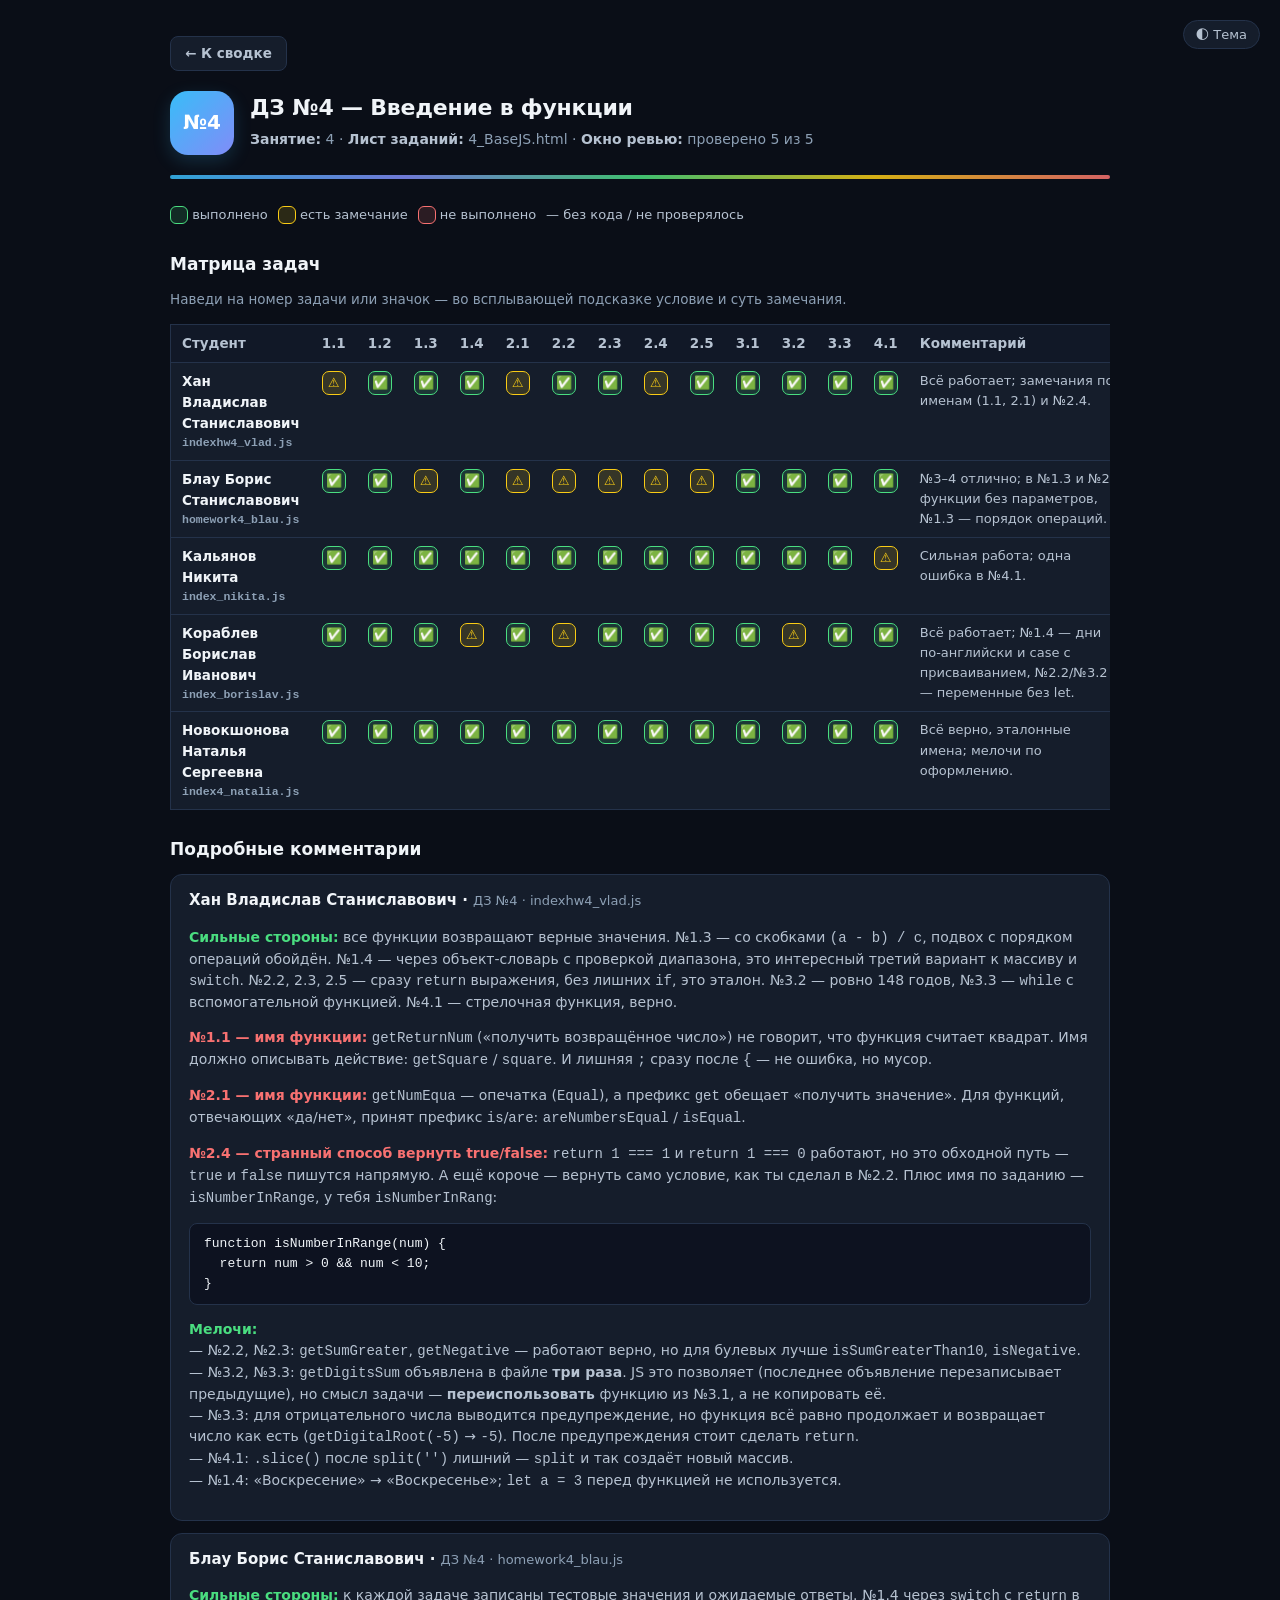
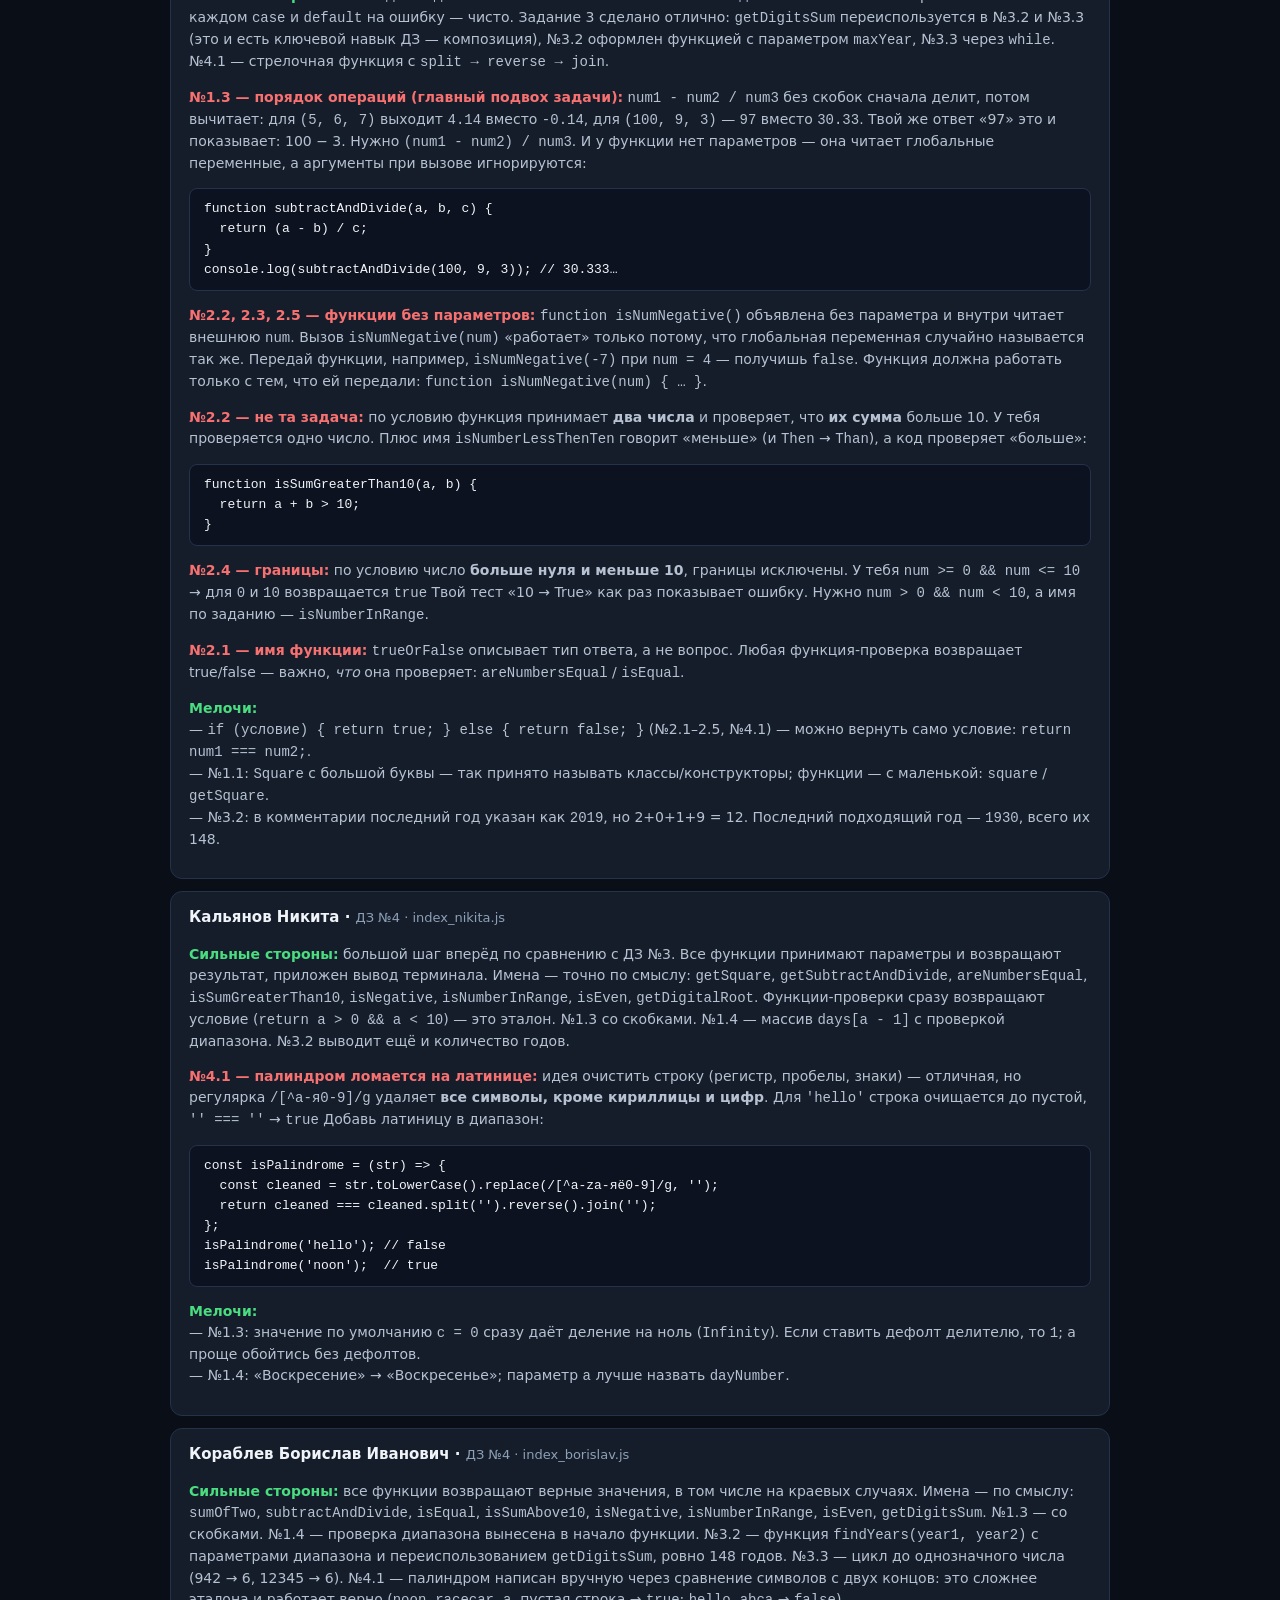
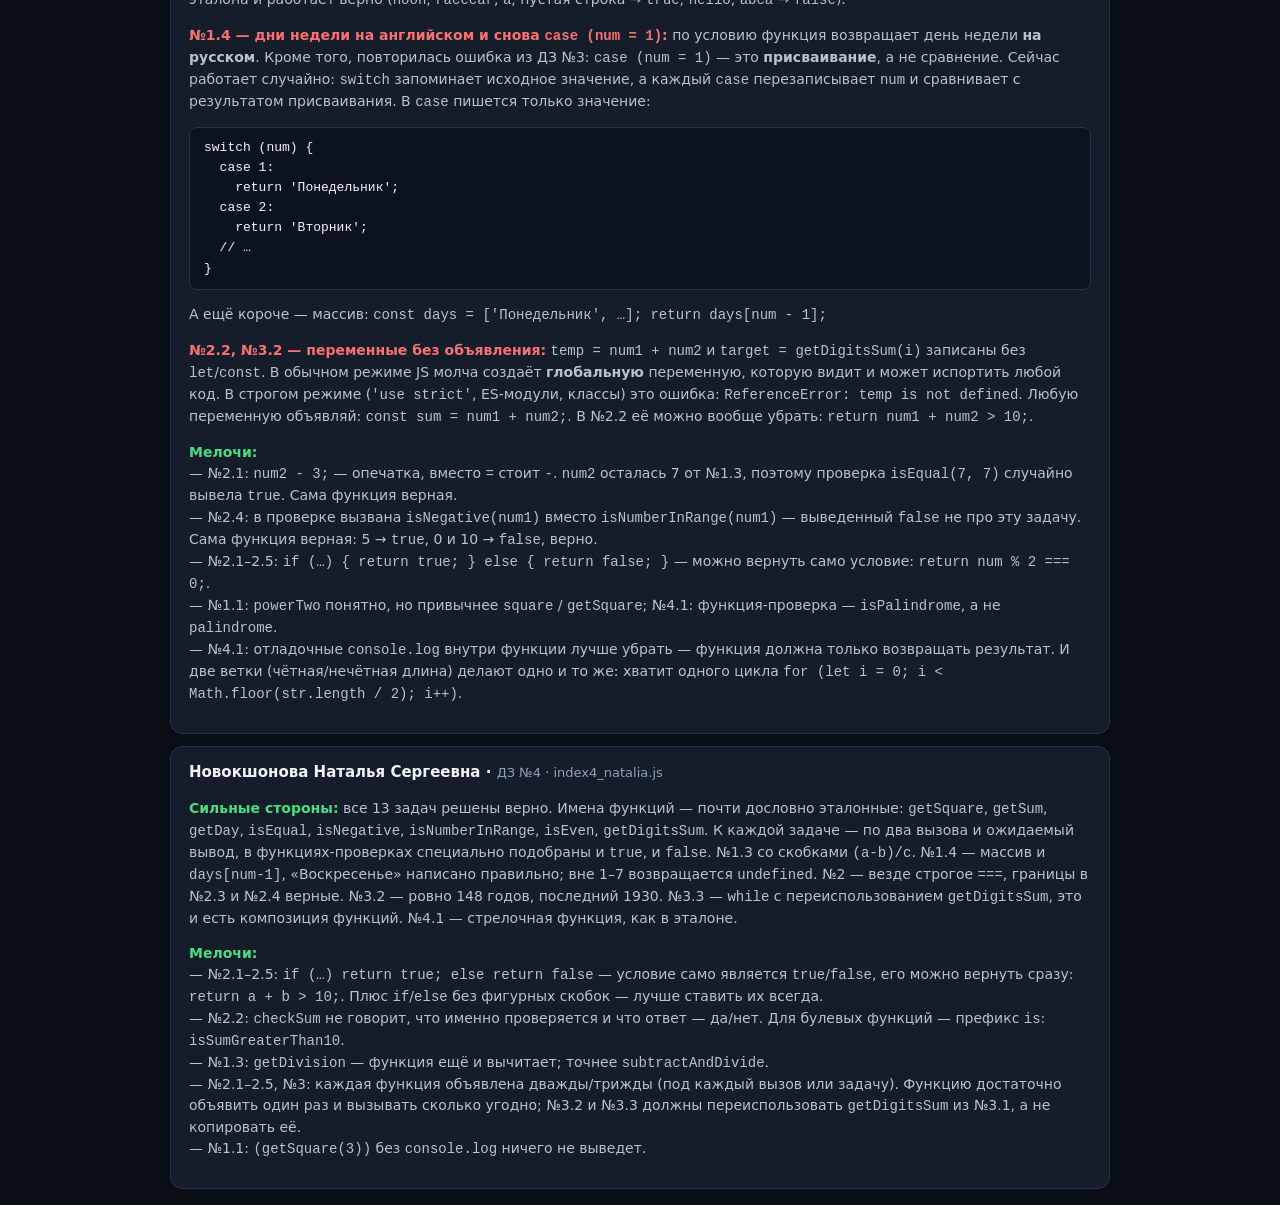
<file: dz4.html>
<!DOCTYPE html>
<html lang="ru">
<head>
<meta charset="UTF-8">
<meta name="viewport" content="width=device-width, initial-scale=1.0">
<title>ДЗ №4 — Ревью JavaScript LAD 2026</title>
<style>
  :root {
    --bg-primary: #0a0e17;
    --bg-secondary: #111827;
    --bg-card: #151d2b;
    --text-primary: #f0f4f8;
    --text-secondary: #b6c2d1;
    --text-muted: #8da0b5;
    --border: #24324a;
    --accent-blue: #38bdf8;
    --accent-purple: #818cf8;
    --accent-green: #4ade80;
    --accent-yellow: #facc15;
    --accent-red: #f87171;
    --code-bg: #0d1220;
    --ok-bg: rgba(74, 222, 128, .14);
    --warn-bg: rgba(250, 204, 21, .14);
    --bad-bg: rgba(248, 113, 113, .14);
    --row-hover: #1a2332;
    --font-sans: system-ui, -apple-system, 'Segoe UI', Roboto, 'Helvetica Neue', sans-serif;
    --font-mono: ui-monospace, 'JetBrains Mono', 'Cascadia Code', Consolas, monospace;
  }
  :root[data-theme="light"] {
    --bg-primary: #f7f9fc;
    --bg-secondary: #eef2f7;
    --bg-card: #ffffff;
    --text-primary: #101828;
    --text-secondary: #344054;
    --text-muted: #667085;
    --border: #d0d5dd;
    --accent-blue: #0b7ecf;
    --accent-purple: #5b21b6;
    --accent-green: #0d8a3d;
    --accent-yellow: #b5740a;
    --accent-red: #c42318;
    --code-bg: #f3f6fa;
    --ok-bg: rgba(13, 138, 61, .10);
    --warn-bg: rgba(181, 116, 10, .10);
    --bad-bg: rgba(196, 35, 24, .10);
    --row-hover: #e6ebf3;
  }
  * { box-sizing: border-box; }
  body {
    margin: 0;
    font-family: var(--font-sans);
    background: var(--bg-primary);
    color: var(--text-primary);
    line-height: 1.55;
  }
  .sheet { max-width: 980px; margin: 0 auto; padding: 36px 20px; }

  .theme-toggle {
    position: fixed; right: 20px; top: 20px;
    border: 1px solid var(--border); background: var(--bg-card); color: var(--text-secondary);
    border-radius: 999px; padding: 6px 12px; cursor: pointer;
    font-size: 13px; font-family: var(--font-sans);
  }
  .theme-toggle:hover { color: var(--accent-blue); }

  .back-link {
    display: inline-flex; align-items: center; gap: 6px;
    margin: 0 0 20px; padding: 6px 14px; font-size: 13.5px; font-weight: 600;
    color: var(--text-secondary); background: var(--bg-card); border: 1px solid var(--border);
    border-radius: 8px; text-decoration: none; cursor: pointer;
  }
  .back-link:hover { color: var(--accent-blue); }

  .header { display: flex; gap: 16px; align-items: flex-start; }
  .badge {
    flex: 0 0 auto; width: 64px; height: 64px; border-radius: 18px;
    display: flex; align-items: center; justify-content: center;
    font-weight: 800; font-size: 20px; color: #fff;
    background: linear-gradient(135deg, var(--accent-blue), var(--accent-purple));
    box-shadow: 0 6px 18px rgba(56, 189, 248, .18);
  }
  .header-body h1 { font-size: 22px; font-weight: 800; margin: 0 0 4px; letter-spacing: -.01em; }
  .meta { font-size: 14px; color: var(--text-muted); margin: 0; }
  .meta strong { color: var(--text-secondary); font-weight: 600; }
  .header-rule {
    height: 4px; margin: 20px 0 26px;
    background: linear-gradient(90deg, var(--accent-blue), var(--accent-purple),
                var(--accent-green), var(--accent-yellow), var(--accent-red));
    border-radius: 2px; opacity: .85;
  }

  .legend { display: flex; gap: 10px; flex-wrap: wrap; font-size: 13px; color: var(--text-secondary); margin-bottom: 16px; }
  .legend .key { display: inline-block; width: 18px; height: 18px; border-radius: 6px; vertical-align: middle; }
  .legend .key.ok { background: var(--ok-bg); border: 1px solid var(--accent-green); }
  .legend .key.warn { background: var(--warn-bg); border: 1px solid var(--accent-yellow); }
  .legend .key.bad { background: var(--bad-bg); border: 1px solid var(--accent-red); }

  h2.section { display: flex; align-items: center; gap: 10px; font-size: 17px; font-weight: 700; margin: 26px 0 12px; }
  .hint-line { font-size: 13.5px; color: var(--text-muted); margin: 4px 0 14px; }

  .table-scroll { overflow-x: auto; }

  table { width: 100%; border-collapse: collapse; font-size: 13.5px; background: var(--bg-card); border: 1px solid var(--border); }
  th, td { padding: 8px 11px; text-align: left; vertical-align: top; }
  thead th { background: var(--bg-secondary); color: var(--text-secondary); font-weight: 700; border-bottom: 1px solid var(--border); }
  tbody tr { border-bottom: 1px solid var(--border); }
  tbody tr:last-child { border-bottom: none; }
  tbody tr:hover { background: var(--row-hover); }

  td.student { font-weight: 700; }
  td.student .file { display: block; font-size: 11.5px; color: var(--text-muted); font-family: var(--font-mono); }
  th.tsk { width: 46px; text-align: center; }
  td.tsk { text-align: center; }
  td.tsk .st { display: inline-block; width: 24px; height: 24px; line-height: 22px; border-radius: 7px; font-size: 13px; }
  .st.ok   { background: var(--ok-bg);   color: var(--accent-green);  border: 1px solid var(--accent-green); }
  .st.warn { background: var(--warn-bg); color: var(--accent-yellow); border: 1px solid var(--accent-yellow); }
  .st.bad  { background: var(--bad-bg);  color: var(--accent-red);    border: 1px solid var(--accent-red); }
  .st.na   { background: transparent; color: var(--text-muted); border: 1px dashed var(--border); }
  td.comment { min-width: 220px; font-size: 13px; color: var(--text-secondary); }
  td.comment code {
    font-family: var(--font-mono); font-size: .88em;
    background: var(--code-bg); color: var(--accent-blue);
    border: 1px solid var(--border); border-radius: 5px; padding: 0 5px; white-space: nowrap;
  }

  .student-block { background: var(--bg-card); border: 1px solid var(--border); border-radius: 12px; padding: 14px 18px; margin: 12px 0; }
  .student-block h3 { font-size: 15px; font-weight: 700; margin: 0 0 8px; }
  .student-block h3 .who { color: var(--text-primary); }
  .student-block h3 .ctx { color: var(--text-muted); font-weight: 500; font-size: 13px; }
  .student-block p, .student-block li { font-size: 14px; color: var(--text-secondary); line-height: 1.5; }
  pre {
    margin: 8px 0; overflow-x: auto;
    background: var(--code-bg); border: 1px solid var(--border); border-radius: 8px;
    padding: 10px 14px; font-family: var(--font-mono); font-size: 13px; line-height: 1.55;
  }
  pre code { font-family: var(--font-mono); color: var(--text-primary); }
  .note-title { font-weight: 700; color: var(--accent-red); }
  .note-title.strong { color: var(--accent-green); }

  footer { margin-top: 26px; padding-top: 12px; border-top: 1px solid var(--border); font-size: 13px; color: var(--text-muted); }
</style>
</head>
<body>

<div class="sheet">
  <button class="theme-toggle" id="themeToggle" type="button" title="Переключить тему">🌓 Тема</button>

  <a class="back-link" href="review.html">← К сводке</a>

  <header class="header">
    <div class="badge">№4</div>
    <div class="header-body">
      <h1>ДЗ №4 — Введение в функции</h1>
      <p class="meta"><strong>Занятие:</strong> 4 · <strong>Лист заданий:</strong> 4_BaseJS.html · <strong>Окно ревью:</strong> проверено 5 из 5</p>
    </div>
  </header>
  <div class="header-rule"></div>

  <div class="legend">
    <span><span class="key ok"></span> выполнено</span>
    <span><span class="key warn"></span> есть замечание</span>
    <span><span class="key bad"></span> не выполнено</span>
    <span>— без кода / не проверялось</span>
  </div>

  <h2 class="section">Матрица задач</h2>
  <p class="hint-line">Наведи на номер задачи или значок — во всплывающей подсказке условие и суть замечания.</p>
  <div class="table-scroll">
    <table>
      <thead>
        <tr>
          <th>Студент</th>
          <th class="tsk" title="квадрат числа">1.1</th>
          <th class="tsk" title="сумма двух чисел">1.2</th>
          <th class="tsk" title="(a - b) / c — скобки!">1.3</th>
          <th class="tsk" title="день недели по числу 1–7">1.4</th>
          <th class="tsk" title="числа равны? (===)">2.1</th>
          <th class="tsk" title="сумма двух чисел больше 10?">2.2</th>
          <th class="tsk" title="число отрицательное? (0 — нет)">2.3</th>
          <th class="tsk" title="isNumberInRange: 0 &lt; num &lt; 10">2.4</th>
          <th class="tsk" title="isEven: чётное?">2.5</th>
          <th class="tsk" title="getDigitsSum — сумма цифр">3.1</th>
          <th class="tsk" title="года 1–2020 с суммой цифр 13 (148 шт.)">3.2</th>
          <th class="tsk" title="цифровой корень (while)">3.3</th>
          <th class="tsk" title="палиндром — стрелочная функция">4.1</th>
          <th>Комментарий</th>
        </tr>
      </thead>
      <tbody>
        <tr>
          <td class="student">Хан Владислав Станиславович<span class="file">indexhw4_vlad.js</span></td>
          <td class="tsk"><span class="st warn" title="getReturnNum — имя не говорит, что это квадрат">⚠️</span></td>
          <td class="tsk"><span class="st ok">✅</span></td>
          <td class="tsk"><span class="st ok">✅</span></td>
          <td class="tsk"><span class="st ok">✅</span></td>
          <td class="tsk"><span class="st warn" title="getNumEqua — опечатка; get для булевой функции">⚠️</span></td>
          <td class="tsk"><span class="st ok">✅</span></td>
          <td class="tsk"><span class="st ok">✅</span></td>
          <td class="tsk"><span class="st warn" title="return 1 === 1 вместо true; имя isNumberInRang">⚠️</span></td>
          <td class="tsk"><span class="st ok">✅</span></td>
          <td class="tsk"><span class="st ok">✅</span></td>
          <td class="tsk"><span class="st ok">✅</span></td>
          <td class="tsk"><span class="st ok">✅</span></td>
          <td class="tsk"><span class="st ok">✅</span></td>
          <td class="comment">Всё работает; замечания по именам (1.1, 2.1) и №2.4.</td>
        </tr>
        <tr>
          <td class="student">Блау Борис Станиславович<span class="file">homework4_blau.js</span></td>
          <td class="tsk"><span class="st ok">✅</span></td>
          <td class="tsk"><span class="st ok">✅</span></td>
          <td class="tsk"><span class="st warn" title="нет скобок: num1 - num2 / num3; параметров нет">⚠️</span></td>
          <td class="tsk"><span class="st ok">✅</span></td>
          <td class="tsk"><span class="st warn" title="trueOrFalse — имя не говорит, что проверяется">⚠️</span></td>
          <td class="tsk"><span class="st warn" title="проверяет одно число, а не сумму двух; имя «LessThen»">⚠️</span></td>
          <td class="tsk"><span class="st warn" title="функция без параметров — читает глобальную num">⚠️</span></td>
          <td class="tsk"><span class="st warn" title="границы включены: 0 и 10 → true">⚠️</span></td>
          <td class="tsk"><span class="st warn" title="функция без параметров — читает глобальную num">⚠️</span></td>
          <td class="tsk"><span class="st ok">✅</span></td>
          <td class="tsk"><span class="st ok">✅</span></td>
          <td class="tsk"><span class="st ok">✅</span></td>
          <td class="tsk"><span class="st ok">✅</span></td>
          <td class="comment">№3–4 отлично; в №1.3 и №2 функции без параметров, №1.3 — порядок операций.</td>
        </tr>
        <tr>
          <td class="student">Кальянов Никита<span class="file">index_nikita.js</span></td>
          <td class="tsk"><span class="st ok">✅</span></td>
          <td class="tsk"><span class="st ok">✅</span></td>
          <td class="tsk"><span class="st ok">✅</span></td>
          <td class="tsk"><span class="st ok">✅</span></td>
          <td class="tsk"><span class="st ok">✅</span></td>
          <td class="tsk"><span class="st ok">✅</span></td>
          <td class="tsk"><span class="st ok">✅</span></td>
          <td class="tsk"><span class="st ok">✅</span></td>
          <td class="tsk"><span class="st ok">✅</span></td>
          <td class="tsk"><span class="st ok">✅</span></td>
          <td class="tsk"><span class="st ok">✅</span></td>
          <td class="tsk"><span class="st ok">✅</span></td>
          <td class="tsk"><span class="st warn" title="латиница вычищается: isPalindrome('hello') → true">⚠️</span></td>
          <td class="comment">Сильная работа; одна ошибка в №4.1.</td>
        </tr>
        <tr>
          <td class="student">Кораблев Борислав Иванович<span class="file">index_borislav.js</span></td>
          <td class="tsk"><span class="st ok">✅</span></td>
          <td class="tsk"><span class="st ok">✅</span></td>
          <td class="tsk"><span class="st ok">✅</span></td>
          <td class="tsk"><span class="st warn" title="дни на английском, а нужно по-русски; снова case (num = 1) — присваивание">⚠️</span></td>
          <td class="tsk"><span class="st ok">✅</span></td>
          <td class="tsk"><span class="st warn" title="temp без let — неявная глобальная, в строгом режиме ReferenceError">⚠️</span></td>
          <td class="tsk"><span class="st ok">✅</span></td>
          <td class="tsk"><span class="st ok">✅</span></td>
          <td class="tsk"><span class="st ok">✅</span></td>
          <td class="tsk"><span class="st ok">✅</span></td>
          <td class="tsk"><span class="st warn" title="target без let — неявная глобальная переменная">⚠️</span></td>
          <td class="tsk"><span class="st ok">✅</span></td>
          <td class="tsk"><span class="st ok">✅</span></td>
          <td class="comment">Всё работает; №1.4 — дни по-английски и case с присваиванием, №2.2/№3.2 — переменные без let.</td>
        </tr>
        <tr>
          <td class="student">Новокшонова Наталья Сергеевна<span class="file">index4_natalia.js</span></td>
          <td class="tsk"><span class="st ok">✅</span></td>
          <td class="tsk"><span class="st ok">✅</span></td>
          <td class="tsk"><span class="st ok">✅</span></td>
          <td class="tsk"><span class="st ok">✅</span></td>
          <td class="tsk"><span class="st ok">✅</span></td>
          <td class="tsk"><span class="st ok">✅</span></td>
          <td class="tsk"><span class="st ok">✅</span></td>
          <td class="tsk"><span class="st ok">✅</span></td>
          <td class="tsk"><span class="st ok">✅</span></td>
          <td class="tsk"><span class="st ok">✅</span></td>
          <td class="tsk"><span class="st ok">✅</span></td>
          <td class="tsk"><span class="st ok">✅</span></td>
          <td class="tsk"><span class="st ok">✅</span></td>
          <td class="comment">Всё верно, эталонные имена; мелочи по оформлению.</td>
        </tr>
      </tbody>
    </table>
  </div>

  <h2 class="section">Подробные комментарии</h2>

  <div class="student-block">
    <h3><span class="who">Хан Владислав Станиславович</span> · <span class="ctx">ДЗ №4 · indexhw4_vlad.js</span></h3>

    <p><span class="note-title strong">Сильные стороны:</span> все функции возвращают верные значения. №1.3 — со скобками <code>(a - b) / c</code>, подвох с порядком операций обойдён. №1.4 — через объект-словарь с проверкой диапазона, это интересный третий вариант к массиву и <code>switch</code>. №2.2, 2.3, 2.5 — сразу <code>return</code> выражения, без лишних <code>if</code>, это эталон. №3.2 — ровно 148 годов, №3.3 — <code>while</code> с вспомогательной функцией. №4.1 — стрелочная функция, верно.</p>

    <p><span class="note-title">№1.1 — имя функции:</span> <code>getReturnNum</code> («получить возвращённое число») не говорит, что функция считает квадрат. Имя должно описывать действие: <code>getSquare</code> / <code>square</code>. И лишняя <code>;</code> сразу после <code>{</code> — не ошибка, но мусор.</p>

    <p><span class="note-title">№2.1 — имя функции:</span> <code>getNumEqua</code> — опечатка (<code>Equal</code>), а префикс <code>get</code> обещает «получить значение». Для функций, отвечающих «да/нет», принят префикс <code>is</code>/<code>are</code>: <code>areNumbersEqual</code> / <code>isEqual</code>.</p>

    <p><span class="note-title">№2.4 — странный способ вернуть true/false:</span> <code>return 1 === 1</code> и <code>return 1 === 0</code> работают, но это обходной путь — <code>true</code> и <code>false</code> пишутся напрямую. А ещё короче — вернуть само условие, как ты сделал в №2.2. Плюс имя по заданию — <code>isNumberInRange</code>, у тебя <code>isNumberInRang</code>:</p>
    <pre><code>function isNumberInRange(num) {
  return num &gt; 0 &amp;&amp; num &lt; 10;
}</code></pre>

    <p><span class="note-title strong">Мелочи:</span>
    <br>— №2.2, №2.3: <code>getSumGreater</code>, <code>getNegative</code> — работают верно, но для булевых лучше <code>isSumGreaterThan10</code>, <code>isNegative</code>.
    <br>— №3.2, №3.3: <code>getDigitsSum</code> объявлена в файле <strong>три раза</strong>. JS это позволяет (последнее объявление перезаписывает предыдущие), но смысл задачи — <strong>переиспользовать</strong> функцию из №3.1, а не копировать её.
    <br>— №3.3: для отрицательного числа выводится предупреждение, но функция всё равно продолжает и возвращает число как есть (<code>getDigitalRoot(-5)</code> → <code>-5</code>). После предупреждения стоит сделать <code>return</code>.
    <br>— №4.1: <code>.slice()</code> после <code>split('')</code> лишний — <code>split</code> и так создаёт новый массив.
    <br>— №1.4: «Воскресение» → «Воскресенье»; <code>let a = 3</code> перед функцией не используется.</p>
  </div>

  <div class="student-block">
    <h3><span class="who">Блау Борис Станиславович</span> · <span class="ctx">ДЗ №4 · homework4_blau.js</span></h3>

    <p><span class="note-title strong">Сильные стороны:</span> к каждой задаче записаны тестовые значения и ожидаемые ответы. №1.4 через <code>switch</code> с <code>return</code> в каждом <code>case</code> и <code>default</code> на ошибку — чисто. Задание 3 сделано отлично: <code>getDigitsSum</code> переиспользуется в №3.2 и №3.3 (это и есть ключевой навык ДЗ — композиция), №3.2 оформлен функцией с параметром <code>maxYear</code>, №3.3 через <code>while</code>. №4.1 — стрелочная функция с <code>split → reverse → join</code>.</p>

    <p><span class="note-title">№1.3 — порядок операций (главный подвох задачи):</span> <code>num1 - num2 / num3</code> без скобок сначала делит, потом вычитает: для <code>(5, 6, 7)</code> выходит <code>4.14</code> вместо <code>-0.14</code>, для <code>(100, 9, 3)</code> — <code>97</code> вместо <code>30.33</code>. Твой же ответ «97» это и показывает: 100 − 3. Нужно <code>(num1 - num2) / num3</code>. И у функции нет параметров — она читает глобальные переменные, а аргументы при вызове игнорируются:</p>
    <pre><code>function subtractAndDivide(a, b, c) {
  return (a - b) / c;
}
console.log(subtractAndDivide(100, 9, 3)); // 30.333…</code></pre>

    <p><span class="note-title">№2.2, 2.3, 2.5 — функции без параметров:</span> <code>function isNumNegative()</code> объявлена без параметра и внутри читает внешнюю <code>num</code>. Вызов <code>isNumNegative(num)</code> «работает» только потому, что глобальная переменная случайно называется так же. Передай функции, например, <code>isNumNegative(-7)</code> при <code>num = 4</code> — получишь <code>false</code>. Функция должна работать только с тем, что ей передали: <code>function isNumNegative(num) { … }</code>.</p>

    <p><span class="note-title">№2.2 — не та задача:</span> по условию функция принимает <strong>два числа</strong> и проверяет, что <strong>их сумма</strong> больше 10. У тебя проверяется одно число. Плюс имя <code>isNumberLessThenTen</code> говорит «меньше» (и <code>Then</code> → <code>Than</code>), а код проверяет «больше»:</p>
    <pre><code>function isSumGreaterThan10(a, b) {
  return a + b &gt; 10;
}</code></pre>

    <p><span class="note-title">№2.4 — границы:</span> по условию число <strong>больше нуля и меньше 10</strong>, границы исключены. У тебя <code>num &gt;= 0 &amp;&amp; num &lt;= 10</code> → для <code>0</code> и <code>10</code> возвращается <code>true</code> Твой тест «10 → True» как раз показывает ошибку. Нужно <code>num &gt; 0 &amp;&amp; num &lt; 10</code>, а имя по заданию — <code>isNumberInRange</code>.</p>

    <p><span class="note-title">№2.1 — имя функции:</span> <code>trueOrFalse</code> описывает тип ответа, а не вопрос. Любая функция-проверка возвращает true/false — важно, <em>что</em> она проверяет: <code>areNumbersEqual</code> / <code>isEqual</code>.</p>

    <p><span class="note-title strong">Мелочи:</span>
    <br>— <code>if (условие) { return true; } else { return false; }</code> (№2.1–2.5, №4.1) — можно вернуть само условие: <code>return num1 === num2;</code>.
    <br>— №1.1: <code>Square</code> с большой буквы — так принято называть классы/конструкторы; функции — с маленькой: <code>square</code> / <code>getSquare</code>.
    <br>— №3.2: в комментарии последний год указан как <code>2019</code>, но 2+0+1+9 = 12. Последний подходящий год — <code>1930</code>, всего их 148.</p>
  </div>

  <div class="student-block">
    <h3><span class="who">Кальянов Никита</span> · <span class="ctx">ДЗ №4 · index_nikita.js</span></h3>

    <p><span class="note-title strong">Сильные стороны:</span> большой шаг вперёд по сравнению с ДЗ №3. Все функции принимают параметры и возвращают результат, приложен вывод терминала. Имена — точно по смыслу: <code>getSquare</code>, <code>getSubtractAndDivide</code>, <code>areNumbersEqual</code>, <code>isSumGreaterThan10</code>, <code>isNegative</code>, <code>isNumberInRange</code>, <code>isEven</code>, <code>getDigitalRoot</code>. Функции-проверки сразу возвращают условие (<code>return a &gt; 0 &amp;&amp; a &lt; 10</code>) — это эталон. №1.3 со скобками. №1.4 — массив <code>days[a - 1]</code> с проверкой диапазона. №3.2 выводит ещё и количество годов.</p>

    <p><span class="note-title">№4.1 — палиндром ломается на латинице:</span> идея очистить строку (регистр, пробелы, знаки) — отличная, но регулярка <code>/[^а-я0-9]/g</code> удаляет <strong>все символы, кроме кириллицы и цифр</strong>. Для <code>'hello'</code> строка очищается до пустой, <code>'' === ''</code> → <code>true</code> Добавь латиницу в диапазон:</p>
    <pre><code>const isPalindrome = (str) =&gt; {
  const cleaned = str.toLowerCase().replace(/[^a-zа-яё0-9]/g, '');
  return cleaned === cleaned.split('').reverse().join('');
};
isPalindrome('hello'); // false
isPalindrome('noon');  // true</code></pre>

    <p><span class="note-title strong">Мелочи:</span>
    <br>— №1.3: значение по умолчанию <code>c = 0</code> сразу даёт деление на ноль (<code>Infinity</code>). Если ставить дефолт делителю, то <code>1</code>; а проще обойтись без дефолтов.
    <br>— №1.4: «Воскресение» → «Воскресенье»; параметр <code>a</code> лучше назвать <code>dayNumber</code>.</p>
  </div>

  <div class="student-block">
    <h3><span class="who">Кораблев Борислав Иванович</span> · <span class="ctx">ДЗ №4 · index_borislav.js</span></h3>

    <p><span class="note-title strong">Сильные стороны:</span> все функции возвращают верные значения, в том числе на краевых случаях. Имена — по смыслу: <code>sumOfTwo</code>, <code>subtractAndDivide</code>, <code>isEqual</code>, <code>isSumAbove10</code>, <code>isNegative</code>, <code>isNumberInRange</code>, <code>isEven</code>, <code>getDigitsSum</code>. №1.3 — со скобками. №1.4 — проверка диапазона вынесена в начало функции. №3.2 — функция <code>findYears(year1, year2)</code> с параметрами диапазона и переиспользованием <code>getDigitsSum</code>, ровно 148 годов. №3.3 — цикл до однозначного числа (942 → 6, 12345 → 6). №4.1 — палиндром написан вручную через сравнение символов с двух концов: это сложнее эталона и работает верно (<code>noon</code>, <code>racecar</code>, <code>a</code>, пустая строка → <code>true</code>; <code>hello</code>, <code>abca</code> → <code>false</code>).</p>

    <p><span class="note-title">№1.4 — дни недели на английском и снова <code>case (num = 1)</code>:</span> по условию функция возвращает день недели <strong>на русском</strong>. Кроме того, повторилась ошибка из ДЗ №3: <code>case (num = 1)</code> — это <strong>присваивание</strong>, а не сравнение. Сейчас работает случайно: <code>switch</code> запоминает исходное значение, а каждый <code>case</code> перезаписывает <code>num</code> и сравнивает с результатом присваивания. В <code>case</code> пишется только значение:</p>
    <pre><code>switch (num) {
  case 1:
    return 'Понедельник';
  case 2:
    return 'Вторник';
  // …
}</code></pre>
    <p>А ещё короче — массив: <code>const days = ['Понедельник', …]; return days[num - 1];</code></p>

    <p><span class="note-title">№2.2, №3.2 — переменные без объявления:</span> <code>temp = num1 + num2</code> и <code>target = getDigitsSum(i)</code> записаны без <code>let</code>/<code>const</code>. В обычном режиме JS молча создаёт <strong>глобальную</strong> переменную, которую видит и может испортить любой код. В строгом режиме (<code>'use strict'</code>, ES-модули, классы) это ошибка: <code>ReferenceError: temp is not defined</code>. Любую переменную объявляй: <code>const sum = num1 + num2;</code>. В №2.2 её можно вообще убрать: <code>return num1 + num2 &gt; 10;</code>.</p>

    <p><span class="note-title strong">Мелочи:</span>
    <br>— №2.1: <code>num2 - 3;</code> — опечатка, вместо <code>=</code> стоит <code>-</code>. <code>num2</code> осталась 7 от №1.3, поэтому проверка <code>isEqual(7, 7)</code> случайно вывела <code>true</code>. Сама функция верная.
    <br>— №2.4: в проверке вызвана <code>isNegative(num1)</code> вместо <code>isNumberInRange(num1)</code> — выведенный <code>false</code> не про эту задачу. Сама функция верная: 5 → <code>true</code>, 0 и 10 → <code>false</code>, верно.
    <br>— №2.1–2.5: <code>if (…) { return true; } else { return false; }</code> — можно вернуть само условие: <code>return num % 2 === 0;</code>.
    <br>— №1.1: <code>powerTwo</code> понятно, но привычнее <code>square</code> / <code>getSquare</code>; №4.1: функция-проверка — <code>isPalindrome</code>, а не <code>palindrome</code>.
    <br>— №4.1: отладочные <code>console.log</code> внутри функции лучше убрать — функция должна только возвращать результат. И две ветки (чётная/нечётная длина) делают одно и то же: хватит одного цикла <code>for (let i = 0; i &lt; Math.floor(str.length / 2); i++)</code>.</p>
  </div>

  <div class="student-block">
    <h3><span class="who">Новокшонова Наталья Сергеевна</span> · <span class="ctx">ДЗ №4 · index4_natalia.js</span></h3>

    <p><span class="note-title strong">Сильные стороны:</span> все 13 задач решены верно. Имена функций — почти дословно эталонные: <code>getSquare</code>, <code>getSum</code>, <code>getDay</code>, <code>isEqual</code>, <code>isNegative</code>, <code>isNumberInRange</code>, <code>isEven</code>, <code>getDigitsSum</code>. К каждой задаче — по два вызова и ожидаемый вывод, в функциях-проверках специально подобраны и <code>true</code>, и <code>false</code>. №1.3 со скобками <code>(a-b)/c</code>. №1.4 — массив и <code>days[num-1]</code>, «Воскресенье» написано правильно; вне 1–7 возвращается <code>undefined</code>. №2 — везде строгое <code>===</code>, границы в №2.3 и №2.4 верные. №3.2 — ровно 148 годов, последний 1930. №3.3 — <code>while</code> с переиспользованием <code>getDigitsSum</code>, это и есть композиция функций. №4.1 — стрелочная функция, как в эталоне.</p>

    <p><span class="note-title strong">Мелочи:</span>
    <br>— №2.1–2.5: <code>if (…) return true; else return false</code> — условие само является <code>true</code>/<code>false</code>, его можно вернуть сразу: <code>return a + b &gt; 10;</code>. Плюс <code>if</code>/<code>else</code> без фигурных скобок — лучше ставить их всегда.
    <br>— №2.2: <code>checkSum</code> не говорит, что именно проверяется и что ответ — да/нет. Для булевых функций — префикс <code>is</code>: <code>isSumGreaterThan10</code>.
    <br>— №1.3: <code>getDivision</code> — функция ещё и вычитает; точнее <code>subtractAndDivide</code>.
    <br>— №2.1–2.5, №3: каждая функция объявлена дважды/трижды (под каждый вызов или задачу). Функцию достаточно объявить один раз и вызывать сколько угодно; №3.2 и №3.3 должны переиспользовать <code>getDigitsSum</code> из №3.1, а не копировать её.
    <br>— №1.1: <code>(getSquare(3))</code> без <code>console.log</code> ничего не выведет.</p>
  </div>

  <footer>JavaScript · LAD 2026 — Ревью ДЗ №4 · Последнее обновление: 2026-10-22</footer>
</div>

<script>
  (function () {
    var btn = document.getElementById('themeToggle');
    var root = document.documentElement;
    function apply(t) {
      root.dataset.theme = t;
      try { localStorage.setItem('hw-review-dz4-theme', t); } catch (e) {}
    }
    var saved = null;
    try { saved = localStorage.getItem('hw-review-dz4-theme'); } catch (e) {}
    if (saved === 'light') apply('light');
    btn.addEventListener('click', function () {
      apply(root.dataset.theme === 'light' ? 'dark' : 'light');
    });
  })();
</script>
</body>
</html>
</file>
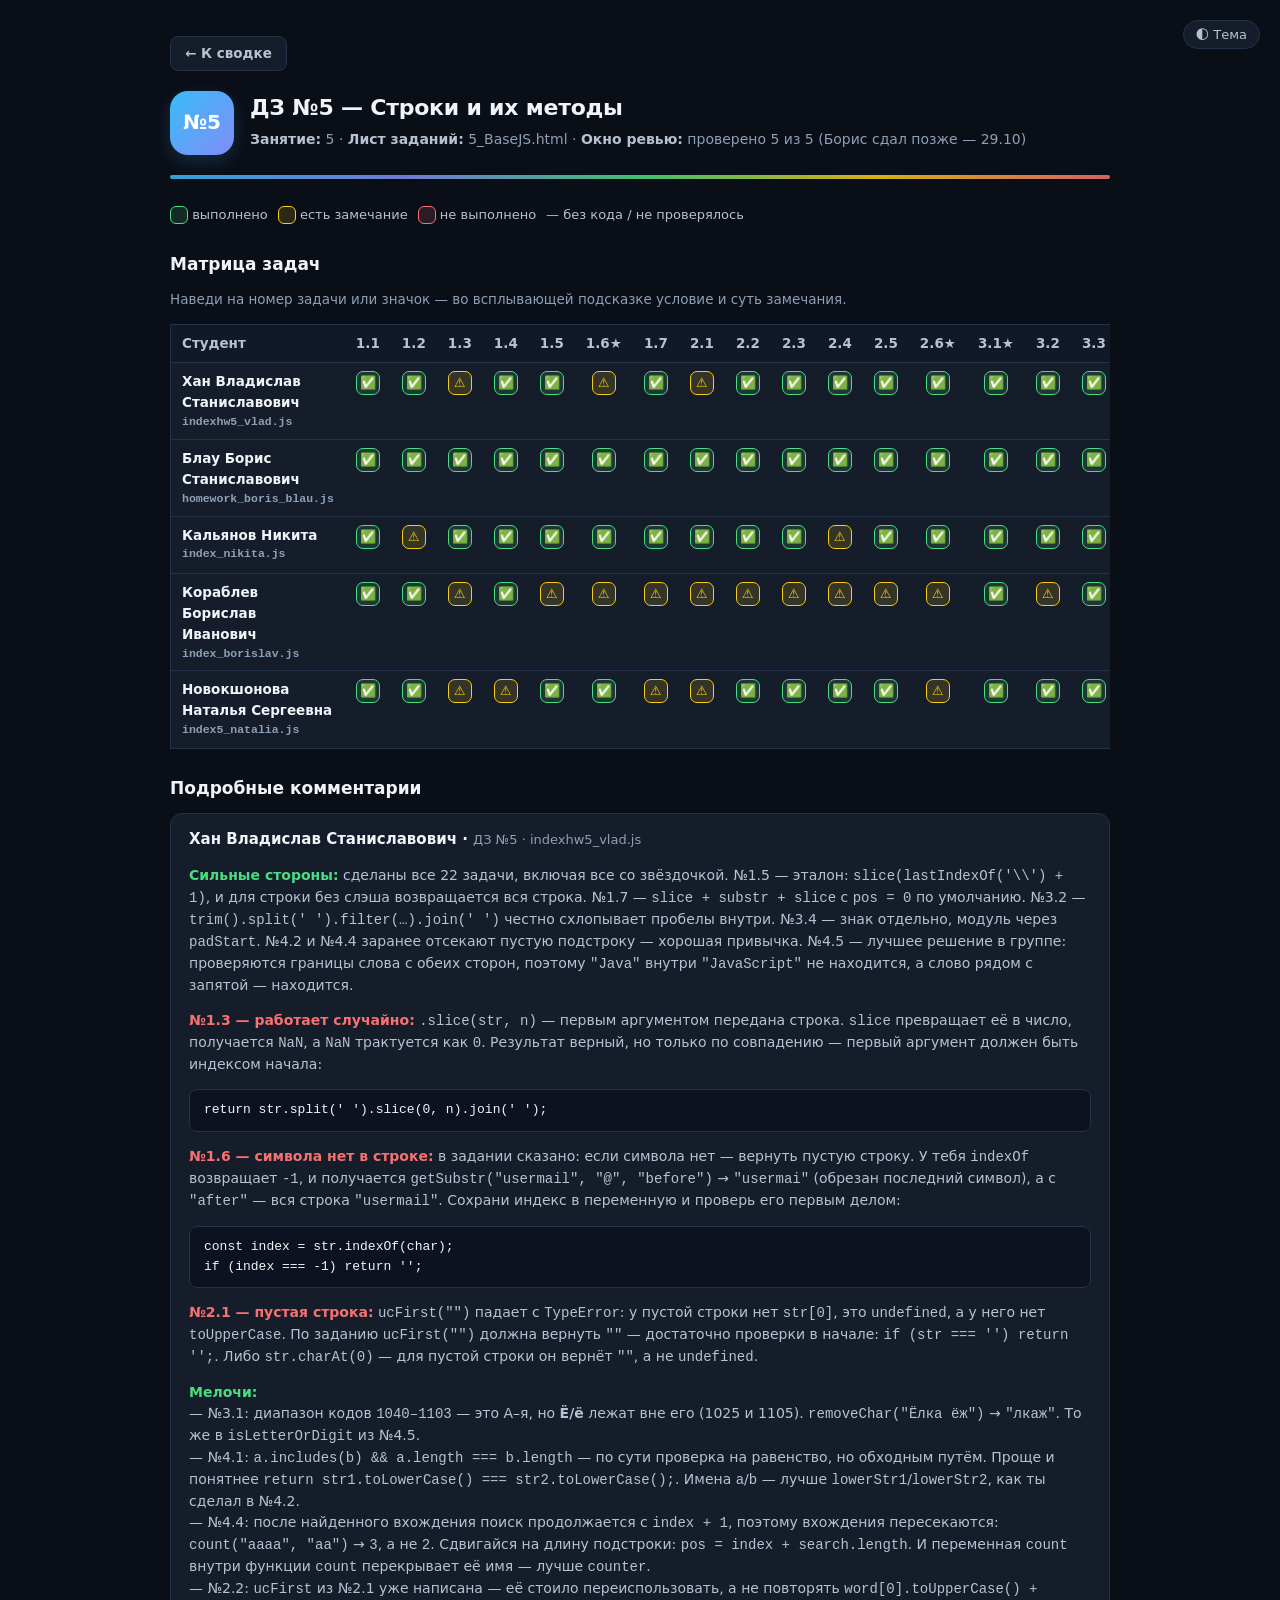
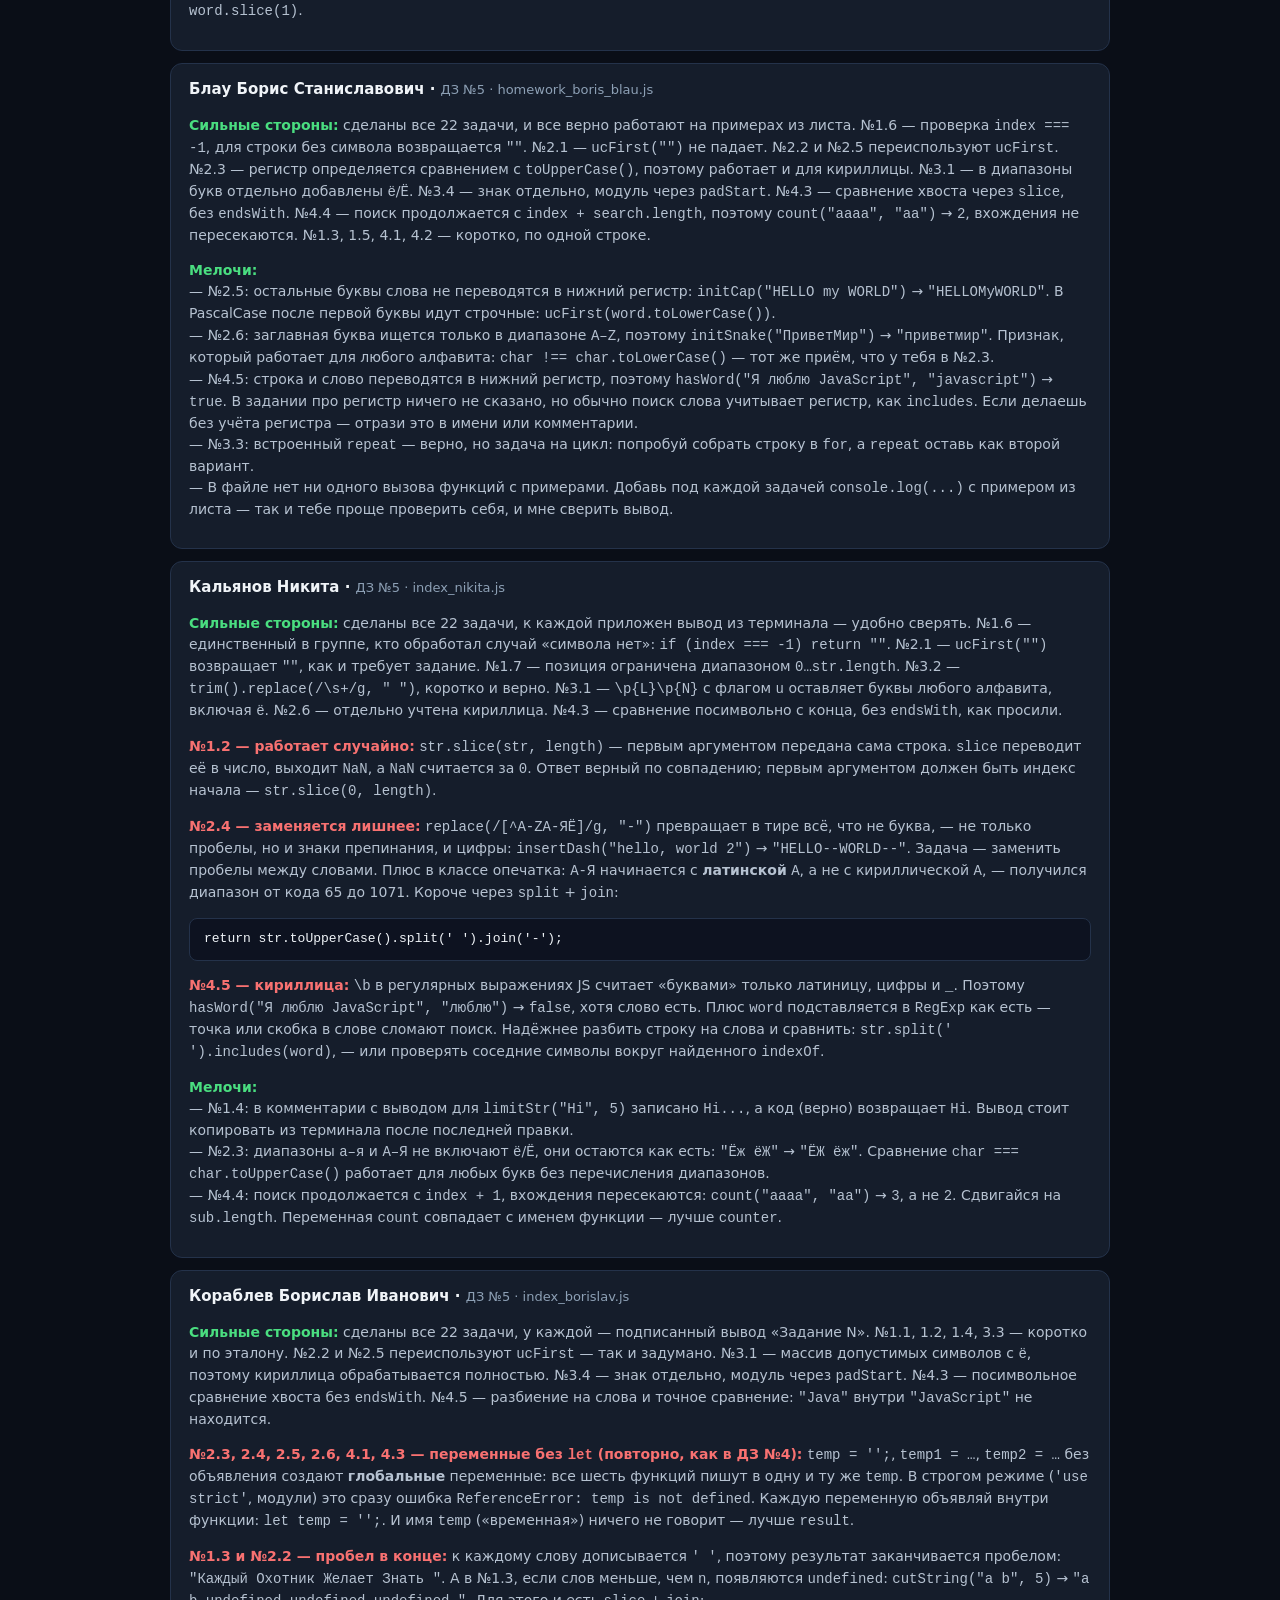
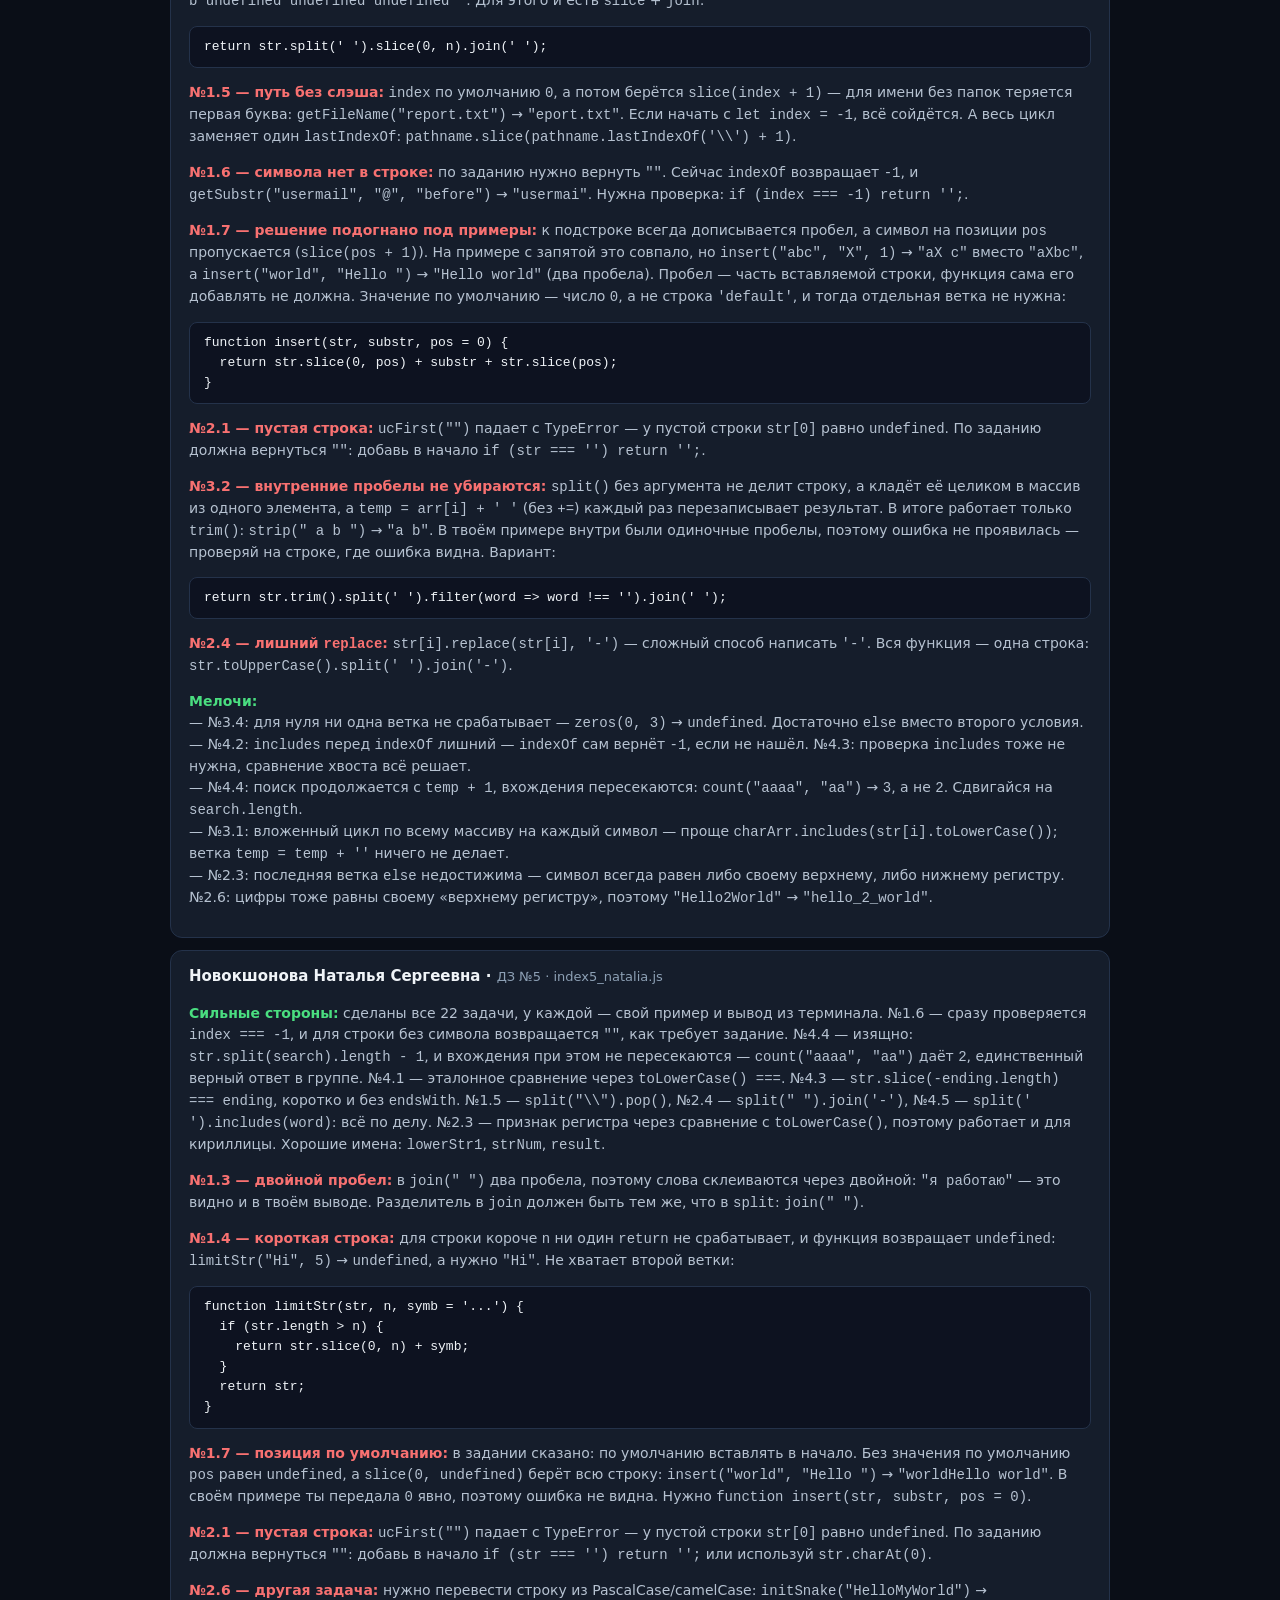
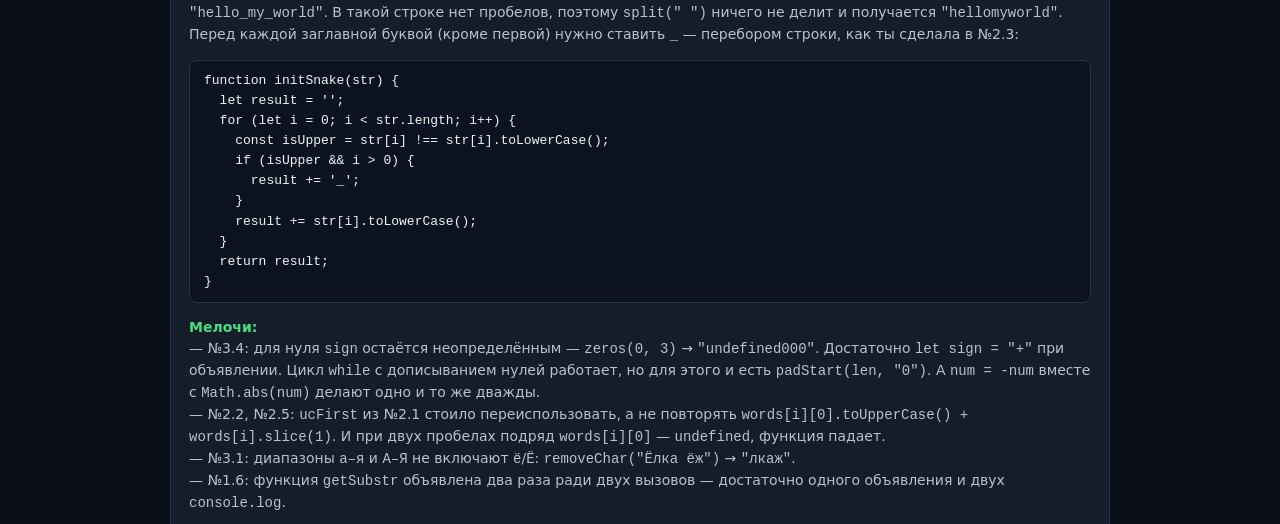
<file: dz5.html>
<!DOCTYPE html>
<html lang="ru">
<head>
<meta charset="UTF-8">
<meta name="viewport" content="width=device-width, initial-scale=1.0">
<title>ДЗ №5 — Ревью JavaScript LAD 2026</title>
<style>
  :root {
    --bg-primary: #0a0e17;
    --bg-secondary: #111827;
    --bg-card: #151d2b;
    --text-primary: #f0f4f8;
    --text-secondary: #b6c2d1;
    --text-muted: #8da0b5;
    --border: #24324a;
    --accent-blue: #38bdf8;
    --accent-purple: #818cf8;
    --accent-green: #4ade80;
    --accent-yellow: #facc15;
    --accent-red: #f87171;
    --code-bg: #0d1220;
    --ok-bg: rgba(74, 222, 128, .14);
    --warn-bg: rgba(250, 204, 21, .14);
    --bad-bg: rgba(248, 113, 113, .14);
    --row-hover: #1a2332;
    --font-sans: system-ui, -apple-system, 'Segoe UI', Roboto, 'Helvetica Neue', sans-serif;
    --font-mono: ui-monospace, 'JetBrains Mono', 'Cascadia Code', Consolas, monospace;
  }
  :root[data-theme="light"] {
    --bg-primary: #f7f9fc;
    --bg-secondary: #eef2f7;
    --bg-card: #ffffff;
    --text-primary: #101828;
    --text-secondary: #344054;
    --text-muted: #667085;
    --border: #d0d5dd;
    --accent-blue: #0b7ecf;
    --accent-purple: #5b21b6;
    --accent-green: #0d8a3d;
    --accent-yellow: #b5740a;
    --accent-red: #c42318;
    --code-bg: #f3f6fa;
    --ok-bg: rgba(13, 138, 61, .10);
    --warn-bg: rgba(181, 116, 10, .10);
    --bad-bg: rgba(196, 35, 24, .10);
    --row-hover: #e6ebf3;
  }
  * { box-sizing: border-box; }
  body {
    margin: 0;
    font-family: var(--font-sans);
    background: var(--bg-primary);
    color: var(--text-primary);
    line-height: 1.55;
  }
  .sheet { max-width: 980px; margin: 0 auto; padding: 36px 20px; }

  .theme-toggle {
    position: fixed; right: 20px; top: 20px;
    border: 1px solid var(--border); background: var(--bg-card); color: var(--text-secondary);
    border-radius: 999px; padding: 6px 12px; cursor: pointer;
    font-size: 13px; font-family: var(--font-sans);
  }
  .theme-toggle:hover { color: var(--accent-blue); }

  .back-link {
    display: inline-flex; align-items: center; gap: 6px;
    margin: 0 0 20px; padding: 6px 14px; font-size: 13.5px; font-weight: 600;
    color: var(--text-secondary); background: var(--bg-card); border: 1px solid var(--border);
    border-radius: 8px; text-decoration: none; cursor: pointer;
  }
  .back-link:hover { color: var(--accent-blue); }

  .header { display: flex; gap: 16px; align-items: flex-start; }
  .badge {
    flex: 0 0 auto; width: 64px; height: 64px; border-radius: 18px;
    display: flex; align-items: center; justify-content: center;
    font-weight: 800; font-size: 20px; color: #fff;
    background: linear-gradient(135deg, var(--accent-blue), var(--accent-purple));
    box-shadow: 0 6px 18px rgba(56, 189, 248, .18);
  }
  .header-body h1 { font-size: 22px; font-weight: 800; margin: 0 0 4px; letter-spacing: -.01em; }
  .meta { font-size: 14px; color: var(--text-muted); margin: 0; }
  .meta strong { color: var(--text-secondary); font-weight: 600; }
  .header-rule {
    height: 4px; margin: 20px 0 26px;
    background: linear-gradient(90deg, var(--accent-blue), var(--accent-purple),
                var(--accent-green), var(--accent-yellow), var(--accent-red));
    border-radius: 2px; opacity: .85;
  }

  .legend { display: flex; gap: 10px; flex-wrap: wrap; font-size: 13px; color: var(--text-secondary); margin-bottom: 16px; }
  .legend .key { display: inline-block; width: 18px; height: 18px; border-radius: 6px; vertical-align: middle; }
  .legend .key.ok { background: var(--ok-bg); border: 1px solid var(--accent-green); }
  .legend .key.warn { background: var(--warn-bg); border: 1px solid var(--accent-yellow); }
  .legend .key.bad { background: var(--bad-bg); border: 1px solid var(--accent-red); }

  h2.section { display: flex; align-items: center; gap: 10px; font-size: 17px; font-weight: 700; margin: 26px 0 12px; }
  .hint-line { font-size: 13.5px; color: var(--text-muted); margin: 4px 0 14px; }

  .table-scroll { overflow-x: auto; }

  table { width: 100%; border-collapse: collapse; font-size: 13.5px; background: var(--bg-card); border: 1px solid var(--border); }
  th, td { padding: 8px 11px; text-align: left; vertical-align: top; }
  thead th { background: var(--bg-secondary); color: var(--text-secondary); font-weight: 700; border-bottom: 1px solid var(--border); }
  tbody tr { border-bottom: 1px solid var(--border); }
  tbody tr:last-child { border-bottom: none; }
  tbody tr:hover { background: var(--row-hover); }

  td.student { font-weight: 700; }
  td.student .file { display: block; font-size: 11.5px; color: var(--text-muted); font-family: var(--font-mono); }
  th.tsk { width: 46px; text-align: center; }
  td.tsk { text-align: center; }
  td.tsk .st { display: inline-block; width: 24px; height: 24px; line-height: 22px; border-radius: 7px; font-size: 13px; }
  .st.ok   { background: var(--ok-bg);   color: var(--accent-green);  border: 1px solid var(--accent-green); }
  .st.warn { background: var(--warn-bg); color: var(--accent-yellow); border: 1px solid var(--accent-yellow); }
  .st.bad  { background: var(--bad-bg);  color: var(--accent-red);    border: 1px solid var(--accent-red); }
  .st.na   { background: transparent; color: var(--text-muted); border: 1px dashed var(--border); }
  td.comment { min-width: 220px; font-size: 13px; color: var(--text-secondary); }
  td.comment code {
    font-family: var(--font-mono); font-size: .88em;
    background: var(--code-bg); color: var(--accent-blue);
    border: 1px solid var(--border); border-radius: 5px; padding: 0 5px; white-space: nowrap;
  }

  .student-block { background: var(--bg-card); border: 1px solid var(--border); border-radius: 12px; padding: 14px 18px; margin: 12px 0; }
  .student-block h3 { font-size: 15px; font-weight: 700; margin: 0 0 8px; }
  .student-block h3 .who { color: var(--text-primary); }
  .student-block h3 .ctx { color: var(--text-muted); font-weight: 500; font-size: 13px; }
  .student-block p, .student-block li { font-size: 14px; color: var(--text-secondary); line-height: 1.5; }
  pre {
    margin: 8px 0; overflow-x: auto;
    background: var(--code-bg); border: 1px solid var(--border); border-radius: 8px;
    padding: 10px 14px; font-family: var(--font-mono); font-size: 13px; line-height: 1.55;
  }
  pre code { font-family: var(--font-mono); color: var(--text-primary); }
  .note-title { font-weight: 700; color: var(--accent-red); }
  .note-title.strong { color: var(--accent-green); }

  footer { margin-top: 26px; padding-top: 12px; border-top: 1px solid var(--border); font-size: 13px; color: var(--text-muted); }
</style>
</head>
<body>

<div class="sheet">
  <button class="theme-toggle" id="themeToggle" type="button" title="Переключить тему">🌓 Тема</button>

  <a class="back-link" href="review.html">← К сводке</a>

  <header class="header">
    <div class="badge">№5</div>
    <div class="header-body">
      <h1>ДЗ №5 — Строки и их методы</h1>
      <p class="meta"><strong>Занятие:</strong> 5 · <strong>Лист заданий:</strong> 5_BaseJS.html · <strong>Окно ревью:</strong> проверено 5 из 5 (Борис сдал позже — 29.10)</p>
    </div>
  </header>
  <div class="header-rule"></div>

  <div class="legend">
    <span><span class="key ok"></span> выполнено</span>
    <span><span class="key warn"></span> есть замечание</span>
    <span><span class="key bad"></span> не выполнено</span>
    <span>— без кода / не проверялось</span>
  </div>

  <h2 class="section">Матрица задач</h2>
  <p class="hint-line">Наведи на номер задачи или значок — во всплывающей подсказке условие и суть замечания.</p>
  <div class="table-scroll">
    <table>
      <thead>
        <tr>
          <th>Студент</th>
          <th class="tsk" title="stringToArray — строку в массив слов">1.1</th>
          <th class="tsk" title="getFirstChars — первые N символов">1.2</th>
          <th class="tsk" title="cutString — оставить N слов">1.3</th>
          <th class="tsk" title="limitStr — обрезать и добавить «...»">1.4</th>
          <th class="tsk" title="getFileName — имя файла из пути">1.5</th>
          <th class="tsk" title="getSubstr — до/после символа">1.6★</th>
          <th class="tsk" title="insert — вставить подстроку">1.7</th>
          <th class="tsk" title="ucFirst — первая буква заглавная">2.1</th>
          <th class="tsk" title="capitalize — каждое слово с заглавной">2.2</th>
          <th class="tsk" title="changeRegister — инвертировать регистр">2.3</th>
          <th class="tsk" title="insertDash — слова через тире">2.4</th>
          <th class="tsk" title="initCap — в PascalCase">2.5</th>
          <th class="tsk" title="initSnake — в snake_case">2.6★</th>
          <th class="tsk" title="removeChar — только буквы и цифры">3.1★</th>
          <th class="tsk" title="strip — убрать лишние пробелы">3.2</th>
          <th class="tsk" title="repeatStr — повторить строку">3.3</th>
          <th class="tsk" title="zeros — знак и ведущие нули">3.4★</th>
          <th class="tsk" title="isEqualIgnoreCase — равны без учёта регистра">4.1</th>
          <th class="tsk" title="insensitiveSearch — поиск без учёта регистра">4.2</th>
          <th class="tsk" title="hasEnding — заканчивается на… (без endsWith)">4.3</th>
          <th class="tsk" title="count — количество вхождений">4.4★</th>
          <th class="tsk" title="hasWord — есть ли слово">4.5★</th>
          <th>Комментарий</th>
        </tr>
      </thead>
      <tbody>
        <tr>
          <td class="student">Хан Владислав Станиславович<span class="file">indexhw5_vlad.js</span></td>
          <td class="tsk"><span class="st ok">✅</span></td>
          <td class="tsk"><span class="st ok">✅</span></td>
          <td class="tsk"><span class="st warn" title="slice(str, n) — работает случайно, нужно slice(0, n)">⚠️</span></td>
          <td class="tsk"><span class="st ok">✅</span></td>
          <td class="tsk"><span class="st ok">✅</span></td>
          <td class="tsk"><span class="st warn" title="нет проверки, что символ найден">⚠️</span></td>
          <td class="tsk"><span class="st ok">✅</span></td>
          <td class="tsk"><span class="st warn" title="ucFirst(&quot;&quot;) → TypeError">⚠️</span></td>
          <td class="tsk"><span class="st ok">✅</span></td>
          <td class="tsk"><span class="st ok">✅</span></td>
          <td class="tsk"><span class="st ok">✅</span></td>
          <td class="tsk"><span class="st ok">✅</span></td>
          <td class="tsk"><span class="st ok">✅</span></td>
          <td class="tsk"><span class="st ok">✅</span></td>
          <td class="tsk"><span class="st ok">✅</span></td>
          <td class="tsk"><span class="st ok">✅</span></td>
          <td class="tsk"><span class="st ok">✅</span></td>
          <td class="tsk"><span class="st ok">✅</span></td>
          <td class="tsk"><span class="st ok">✅</span></td>
          <td class="tsk"><span class="st ok">✅</span></td>
          <td class="tsk"><span class="st ok">✅</span></td>
          <td class="tsk"><span class="st ok">✅</span></td>
          <td class="comment">Почти всё верно; три замечания и мелочи.</td>
        </tr>
        <tr>
          <td class="student">Блау Борис Станиславович<span class="file">homework_boris_blau.js</span></td>
          <td class="tsk"><span class="st ok">✅</span></td>
          <td class="tsk"><span class="st ok">✅</span></td>
          <td class="tsk"><span class="st ok">✅</span></td>
          <td class="tsk"><span class="st ok">✅</span></td>
          <td class="tsk"><span class="st ok">✅</span></td>
          <td class="tsk"><span class="st ok">✅</span></td>
          <td class="tsk"><span class="st ok">✅</span></td>
          <td class="tsk"><span class="st ok">✅</span></td>
          <td class="tsk"><span class="st ok">✅</span></td>
          <td class="tsk"><span class="st ok">✅</span></td>
          <td class="tsk"><span class="st ok">✅</span></td>
          <td class="tsk"><span class="st ok">✅</span></td>
          <td class="tsk"><span class="st ok">✅</span></td>
          <td class="tsk"><span class="st ok">✅</span></td>
          <td class="tsk"><span class="st ok">✅</span></td>
          <td class="tsk"><span class="st ok">✅</span></td>
          <td class="tsk"><span class="st ok">✅</span></td>
          <td class="tsk"><span class="st ok">✅</span></td>
          <td class="tsk"><span class="st ok">✅</span></td>
          <td class="tsk"><span class="st ok">✅</span></td>
          <td class="tsk"><span class="st ok">✅</span></td>
          <td class="tsk"><span class="st ok">✅</span></td>
          <td class="comment">Все 22 задачи верны; только мелочи.</td>
        </tr>
        <tr>
          <td class="student">Кальянов Никита<span class="file">index_nikita.js</span></td>
          <td class="tsk"><span class="st ok">✅</span></td>
          <td class="tsk"><span class="st warn" title="str.slice(str, length) — работает случайно, нужно slice(0, length)">⚠️</span></td>
          <td class="tsk"><span class="st ok">✅</span></td>
          <td class="tsk"><span class="st ok">✅</span></td>
          <td class="tsk"><span class="st ok">✅</span></td>
          <td class="tsk"><span class="st ok">✅</span></td>
          <td class="tsk"><span class="st ok">✅</span></td>
          <td class="tsk"><span class="st ok">✅</span></td>
          <td class="tsk"><span class="st ok">✅</span></td>
          <td class="tsk"><span class="st ok">✅</span></td>
          <td class="tsk"><span class="st warn" title="регулярка заменяет на тире и знаки, и цифры; диапазон A-Я — опечатка">⚠️</span></td>
          <td class="tsk"><span class="st ok">✅</span></td>
          <td class="tsk"><span class="st ok">✅</span></td>
          <td class="tsk"><span class="st ok">✅</span></td>
          <td class="tsk"><span class="st ok">✅</span></td>
          <td class="tsk"><span class="st ok">✅</span></td>
          <td class="tsk"><span class="st ok">✅</span></td>
          <td class="tsk"><span class="st ok">✅</span></td>
          <td class="tsk"><span class="st ok">✅</span></td>
          <td class="tsk"><span class="st ok">✅</span></td>
          <td class="tsk"><span class="st ok">✅</span></td>
          <td class="tsk"><span class="st warn" title="\b не работает с кириллицей">⚠️</span></td>
          <td class="comment">Сильная работа; три замечания.</td>
        </tr>
        <tr>
          <td class="student">Кораблев Борислав Иванович<span class="file">index_borislav.js</span></td>
          <td class="tsk"><span class="st ok">✅</span></td>
          <td class="tsk"><span class="st ok">✅</span></td>
          <td class="tsk"><span class="st warn" title="лишний пробел в конце; undefined при n больше числа слов">⚠️</span></td>
          <td class="tsk"><span class="st ok">✅</span></td>
          <td class="tsk"><span class="st warn" title="без слэша теряется первая буква">⚠️</span></td>
          <td class="tsk"><span class="st warn" title="нет проверки, что символ найден">⚠️</span></td>
          <td class="tsk"><span class="st warn" title="лишний пробел и пропадает символ на позиции pos">⚠️</span></td>
          <td class="tsk"><span class="st warn" title="ucFirst(&quot;&quot;) → TypeError">⚠️</span></td>
          <td class="tsk"><span class="st warn" title="лишний пробел в конце">⚠️</span></td>
          <td class="tsk"><span class="st warn" title="temp без let">⚠️</span></td>
          <td class="tsk"><span class="st warn" title="temp без let; replace ради одного символа">⚠️</span></td>
          <td class="tsk"><span class="st warn" title="temp без let">⚠️</span></td>
          <td class="tsk"><span class="st warn" title="temp без let">⚠️</span></td>
          <td class="tsk"><span class="st ok">✅</span></td>
          <td class="tsk"><span class="st warn" title="внутренние пробелы не схлопываются">⚠️</span></td>
          <td class="tsk"><span class="st ok">✅</span></td>
          <td class="tsk"><span class="st ok">✅</span></td>
          <td class="tsk"><span class="st warn" title="temp1, temp2 без let">⚠️</span></td>
          <td class="tsk"><span class="st ok">✅</span></td>
          <td class="tsk"><span class="st warn" title="temp без let">⚠️</span></td>
          <td class="tsk"><span class="st ok">✅</span></td>
          <td class="tsk"><span class="st ok">✅</span></td>
          <td class="comment">Всё запускается, но много неточностей; повторяется переменная без let.</td>
        </tr>
        <tr>
          <td class="student">Новокшонова Наталья Сергеевна<span class="file">index5_natalia.js</span></td>
          <td class="tsk"><span class="st ok">✅</span></td>
          <td class="tsk"><span class="st ok">✅</span></td>
          <td class="tsk"><span class="st warn" title="join с двумя пробелами — между словами двойной пробел">⚠️</span></td>
          <td class="tsk"><span class="st warn" title="для короткой строки возвращается undefined — нет else">⚠️</span></td>
          <td class="tsk"><span class="st ok">✅</span></td>
          <td class="tsk"><span class="st ok">✅</span></td>
          <td class="tsk"><span class="st warn" title="нет pos = 0 по умолчанию">⚠️</span></td>
          <td class="tsk"><span class="st warn" title="ucFirst(&quot;&quot;) → TypeError">⚠️</span></td>
          <td class="tsk"><span class="st ok">✅</span></td>
          <td class="tsk"><span class="st ok">✅</span></td>
          <td class="tsk"><span class="st ok">✅</span></td>
          <td class="tsk"><span class="st ok">✅</span></td>
          <td class="tsk"><span class="st warn" title="перевод из PascalCase не сделан — делится по пробелам">⚠️</span></td>
          <td class="tsk"><span class="st ok">✅</span></td>
          <td class="tsk"><span class="st ok">✅</span></td>
          <td class="tsk"><span class="st ok">✅</span></td>
          <td class="tsk"><span class="st ok">✅</span></td>
          <td class="tsk"><span class="st ok">✅</span></td>
          <td class="tsk"><span class="st ok">✅</span></td>
          <td class="tsk"><span class="st ok">✅</span></td>
          <td class="tsk"><span class="st ok">✅</span></td>
          <td class="tsk"><span class="st ok">✅</span></td>
          <td class="comment">Хорошая работа, подвохи №1.6 и №4.4 решены; пять замечаний.</td>
        </tr>
      </tbody>
    </table>
  </div>

  <h2 class="section">Подробные комментарии</h2>

  <div class="student-block">
    <h3><span class="who">Хан Владислав Станиславович</span> · <span class="ctx">ДЗ №5 · indexhw5_vlad.js</span></h3>

    <p><span class="note-title strong">Сильные стороны:</span> сделаны все 22 задачи, включая все со звёздочкой. №1.5 — эталон: <code>slice(lastIndexOf('\\') + 1)</code>, и для строки без слэша возвращается вся строка. №1.7 — <code>slice + substr + slice</code> с <code>pos = 0</code> по умолчанию. №3.2 — <code>trim().split(' ').filter(…).join(' ')</code> честно схлопывает пробелы внутри. №3.4 — знак отдельно, модуль через <code>padStart</code>. №4.2 и №4.4 заранее отсекают пустую подстроку — хорошая привычка. №4.5 — лучшее решение в группе: проверяются границы слова с обеих сторон, поэтому <code>"Java"</code> внутри <code>"JavaScript"</code> не находится, а слово рядом с запятой — находится.</p>

    <p><span class="note-title">№1.3 — работает случайно:</span> <code>.slice(str, n)</code> — первым аргументом передана строка. <code>slice</code> превращает её в число, получается <code>NaN</code>, а <code>NaN</code> трактуется как <code>0</code>. Результат верный, но только по совпадению — первый аргумент должен быть индексом начала:</p>
    <pre><code>return str.split(' ').slice(0, n).join(' ');</code></pre>

    <p><span class="note-title">№1.6 — символа нет в строке:</span> в задании сказано: если символа нет — вернуть пустую строку. У тебя <code>indexOf</code> возвращает <code>-1</code>, и получается <code>getSubstr("usermail", "@", "before")</code> → <code>"usermai"</code> (обрезан последний символ), а с <code>"after"</code> — вся строка <code>"usermail"</code>. Сохрани индекс в переменную и проверь его первым делом:</p>
    <pre><code>const index = str.indexOf(char);
if (index === -1) return '';</code></pre>

    <p><span class="note-title">№2.1 — пустая строка:</span> <code>ucFirst("")</code> падает с <code>TypeError</code>: у пустой строки нет <code>str[0]</code>, это <code>undefined</code>, а у него нет <code>toUpperCase</code>. По заданию <code>ucFirst("")</code> должна вернуть <code>""</code> — достаточно проверки в начале: <code>if (str === '') return '';</code>. Либо <code>str.charAt(0)</code> — для пустой строки он вернёт <code>""</code>, а не <code>undefined</code>.</p>

    <p><span class="note-title strong">Мелочи:</span>
    <br>— №3.1: диапазон кодов <code>1040–1103</code> — это А–я, но <strong>Ё/ё</strong> лежат вне его (1025 и 1105). <code>removeChar("Ёлка ёж")</code> → <code>"лкаж"</code>. То же в <code>isLetterOrDigit</code> из №4.5.
    <br>— №4.1: <code>a.includes(b) &amp;&amp; a.length === b.length</code> — по сути проверка на равенство, но обходным путём. Проще и понятнее <code>return str1.toLowerCase() === str2.toLowerCase();</code>. Имена <code>a</code>/<code>b</code> — лучше <code>lowerStr1</code>/<code>lowerStr2</code>, как ты сделал в №4.2.
    <br>— №4.4: после найденного вхождения поиск продолжается с <code>index + 1</code>, поэтому вхождения пересекаются: <code>count("aaaa", "aa")</code> → <code>3</code>, а не <code>2</code>. Сдвигайся на длину подстроки: <code>pos = index + search.length</code>. И переменная <code>count</code> внутри функции <code>count</code> перекрывает её имя — лучше <code>counter</code>.
    <br>— №2.2: <code>ucFirst</code> из №2.1 уже написана — её стоило переиспользовать, а не повторять <code>word[0].toUpperCase() + word.slice(1)</code>.</p>
  </div>

  <div class="student-block">
    <h3><span class="who">Блау Борис Станиславович</span> · <span class="ctx">ДЗ №5 · homework_boris_blau.js</span></h3>

    <p><span class="note-title strong">Сильные стороны:</span> сделаны все 22 задачи, и все верно работают на примерах из листа. №1.6 — проверка <code>index === -1</code>, для строки без символа возвращается <code>""</code>. №2.1 — <code>ucFirst("")</code> не падает. №2.2 и №2.5 переиспользуют <code>ucFirst</code>. №2.3 — регистр определяется сравнением с <code>toUpperCase()</code>, поэтому работает и для кириллицы. №3.1 — в диапазоны букв отдельно добавлены <code>ё</code>/<code>Ё</code>. №3.4 — знак отдельно, модуль через <code>padStart</code>. №4.3 — сравнение хвоста через <code>slice</code>, без <code>endsWith</code>. №4.4 — поиск продолжается с <code>index + search.length</code>, поэтому <code>count("aaaa", "aa")</code> → <code>2</code>, вхождения не пересекаются. №1.3, 1.5, 4.1, 4.2 — коротко, по одной строке.</p>

    <p><span class="note-title strong">Мелочи:</span>
    <br>— №2.5: остальные буквы слова не переводятся в нижний регистр: <code>initCap("HELLO my WORLD")</code> → <code>"HELLOMyWORLD"</code>. В PascalCase после первой буквы идут строчные: <code>ucFirst(word.toLowerCase())</code>.
    <br>— №2.6: заглавная буква ищется только в диапазоне <code>A–Z</code>, поэтому <code>initSnake("ПриветМир")</code> → <code>"приветмир"</code>. Признак, который работает для любого алфавита: <code>char !== char.toLowerCase()</code> — тот же приём, что у тебя в №2.3.
    <br>— №4.5: строка и слово переводятся в нижний регистр, поэтому <code>hasWord("Я люблю JavaScript", "javascript")</code> → <code>true</code>. В задании про регистр ничего не сказано, но обычно поиск слова учитывает регистр, как <code>includes</code>. Если делаешь без учёта регистра — отрази это в имени или комментарии.
    <br>— №3.3: встроенный <code>repeat</code> — верно, но задача на цикл: попробуй собрать строку в <code>for</code>, а <code>repeat</code> оставь как второй вариант.
    <br>— В файле нет ни одного вызова функций с примерами. Добавь под каждой задачей <code>console.log(...)</code> с примером из листа — так и тебе проще проверить себя, и мне сверить вывод.</p>
  </div>

  <div class="student-block">
    <h3><span class="who">Кальянов Никита</span> · <span class="ctx">ДЗ №5 · index_nikita.js</span></h3>

    <p><span class="note-title strong">Сильные стороны:</span> сделаны все 22 задачи, к каждой приложен вывод из терминала — удобно сверять. №1.6 — единственный в группе, кто обработал случай «символа нет»: <code>if (index === -1) return ""</code>. №2.1 — <code>ucFirst("")</code> возвращает <code>""</code>, как и требует задание. №1.7 — позиция ограничена диапазоном <code>0…str.length</code>. №3.2 — <code>trim().replace(/\s+/g, " ")</code>, коротко и верно. №3.1 — <code>\p{L}\p{N}</code> с флагом <code>u</code> оставляет буквы любого алфавита, включая <code>ё</code>. №2.6 — отдельно учтена кириллица. №4.3 — сравнение посимвольно с конца, без <code>endsWith</code>, как просили.</p>

    <p><span class="note-title">№1.2 — работает случайно:</span> <code>str.slice(str, length)</code> — первым аргументом передана сама строка. <code>slice</code> переводит её в число, выходит <code>NaN</code>, а <code>NaN</code> считается за <code>0</code>. Ответ верный по совпадению; первым аргументом должен быть индекс начала — <code>str.slice(0, length)</code>.</p>

    <p><span class="note-title">№2.4 — заменяется лишнее:</span> <code>replace(/[^A-ZA-ЯЁ]/g, "-")</code> превращает в тире всё, что не буква, — не только пробелы, но и знаки препинания, и цифры: <code>insertDash("hello, world 2")</code> → <code>"HELLO--WORLD--"</code>. Задача — заменить пробелы между словами. Плюс в классе опечатка: <code>A-Я</code> начинается с <strong>латинской</strong> <code>A</code>, а не с кириллической <code>А</code>, — получился диапазон от кода 65 до 1071. Короче через <code>split</code> + <code>join</code>:</p>
    <pre><code>return str.toUpperCase().split(' ').join('-');</code></pre>

    <p><span class="note-title">№4.5 — кириллица:</span> <code>\b</code> в регулярных выражениях JS считает «буквами» только латиницу, цифры и <code>_</code>. Поэтому <code>hasWord("Я люблю JavaScript", "люблю")</code> → <code>false</code>, хотя слово есть. Плюс <code>word</code> подставляется в <code>RegExp</code> как есть — точка или скобка в слове сломают поиск. Надёжнее разбить строку на слова и сравнить: <code>str.split(' ').includes(word)</code>, — или проверять соседние символы вокруг найденного <code>indexOf</code>.</p>

    <p><span class="note-title strong">Мелочи:</span>
    <br>— №1.4: в комментарии с выводом для <code>limitStr("Hi", 5)</code> записано <code>Hi...</code>, а код (верно) возвращает <code>Hi</code>. Вывод стоит копировать из терминала после последней правки.
    <br>— №2.3: диапазоны <code>а–я</code> и <code>А–Я</code> не включают <code>ё</code>/<code>Ё</code>, они остаются как есть: <code>"Ёж ёЖ"</code> → <code>"ЁЖ ёж"</code>. Сравнение <code>char === char.toUpperCase()</code> работает для любых букв без перечисления диапазонов.
    <br>— №4.4: поиск продолжается с <code>index + 1</code>, вхождения пересекаются: <code>count("aaaa", "aa")</code> → <code>3</code>, а не <code>2</code>. Сдвигайся на <code>sub.length</code>. Переменная <code>count</code> совпадает с именем функции — лучше <code>counter</code>.</p>
  </div>

  <div class="student-block">
    <h3><span class="who">Кораблев Борислав Иванович</span> · <span class="ctx">ДЗ №5 · index_borislav.js</span></h3>

    <p><span class="note-title strong">Сильные стороны:</span> сделаны все 22 задачи, у каждой — подписанный вывод «Задание N». №1.1, 1.2, 1.4, 3.3 — коротко и по эталону. №2.2 и №2.5 переиспользуют <code>ucFirst</code> — так и задумано. №3.1 — массив допустимых символов с <code>ё</code>, поэтому кириллица обрабатывается полностью. №3.4 — знак отдельно, модуль через <code>padStart</code>. №4.3 — посимвольное сравнение хвоста без <code>endsWith</code>. №4.5 — разбиение на слова и точное сравнение: <code>"Java"</code> внутри <code>"JavaScript"</code> не находится.</p>

    <p><span class="note-title">№2.3, 2.4, 2.5, 2.6, 4.1, 4.3 — переменные без <code>let</code> (повторно, как в ДЗ №4):</span> <code>temp = '';</code>, <code>temp1 = …</code>, <code>temp2 = …</code> без объявления создают <strong>глобальные</strong> переменные: все шесть функций пишут в одну и ту же <code>temp</code>. В строгом режиме (<code>'use strict'</code>, модули) это сразу ошибка <code>ReferenceError: temp is not defined</code>. Каждую переменную объявляй внутри функции: <code>let temp = '';</code>. И имя <code>temp</code> («временная») ничего не говорит — лучше <code>result</code>.</p>

    <p><span class="note-title">№1.3 и №2.2 — пробел в конце:</span> к каждому слову дописывается <code>' '</code>, поэтому результат заканчивается пробелом: <code>"Каждый Охотник Желает Знать "</code>. А в №1.3, если слов меньше, чем <code>n</code>, появляются <code>undefined</code>: <code>cutString("a b", 5)</code> → <code>"a b undefined undefined undefined "</code>. Для этого и есть <code>slice</code> + <code>join</code>:</p>
    <pre><code>return str.split(' ').slice(0, n).join(' ');</code></pre>

    <p><span class="note-title">№1.5 — путь без слэша:</span> <code>index</code> по умолчанию <code>0</code>, а потом берётся <code>slice(index + 1)</code> — для имени без папок теряется первая буква: <code>getFileName("report.txt")</code> → <code>"eport.txt"</code>. Если начать с <code>let index = -1</code>, всё сойдётся. А весь цикл заменяет один <code>lastIndexOf</code>: <code>pathname.slice(pathname.lastIndexOf('\\') + 1)</code>.</p>

    <p><span class="note-title">№1.6 — символа нет в строке:</span> по заданию нужно вернуть <code>""</code>. Сейчас <code>indexOf</code> возвращает <code>-1</code>, и <code>getSubstr("usermail", "@", "before")</code> → <code>"usermai"</code>. Нужна проверка: <code>if (index === -1) return '';</code>.</p>

    <p><span class="note-title">№1.7 — решение подогнано под примеры:</span> к подстроке всегда дописывается пробел, а символ на позиции <code>pos</code> пропускается (<code>slice(pos + 1)</code>). На примере с запятой это совпало, но <code>insert("abc", "X", 1)</code> → <code>"aX c"</code> вместо <code>"aXbc"</code>, а <code>insert("world", "Hello ")</code> → <code>"Hello  world"</code> (два пробела). Пробел — часть вставляемой строки, функция сама его добавлять не должна. Значение по умолчанию — число <code>0</code>, а не строка <code>'default'</code>, и тогда отдельная ветка не нужна:</p>
    <pre><code>function insert(str, substr, pos = 0) {
  return str.slice(0, pos) + substr + str.slice(pos);
}</code></pre>

    <p><span class="note-title">№2.1 — пустая строка:</span> <code>ucFirst("")</code> падает с <code>TypeError</code> — у пустой строки <code>str[0]</code> равно <code>undefined</code>. По заданию должна вернуться <code>""</code>: добавь в начало <code>if (str === '') return '';</code>.</p>

    <p><span class="note-title">№3.2 — внутренние пробелы не убираются:</span> <code>split()</code> без аргумента не делит строку, а кладёт её целиком в массив из одного элемента, а <code>temp = arr[i] + ' '</code> (без <code>+=</code>) каждый раз перезаписывает результат. В итоге работает только <code>trim()</code>: <code>strip("  a   b  ")</code> → <code>"a   b"</code>. В твоём примере внутри были одиночные пробелы, поэтому ошибка не проявилась — проверяй на строке, где ошибка видна. Вариант:</p>
    <pre><code>return str.trim().split(' ').filter(word =&gt; word !== '').join(' ');</code></pre>

    <p><span class="note-title">№2.4 — лишний <code>replace</code>:</span> <code>str[i].replace(str[i], '-')</code> — сложный способ написать <code>'-'</code>. Вся функция — одна строка: <code>str.toUpperCase().split(' ').join('-')</code>.</p>

    <p><span class="note-title strong">Мелочи:</span>
    <br>— №3.4: для нуля ни одна ветка не срабатывает — <code>zeros(0, 3)</code> → <code>undefined</code>. Достаточно <code>else</code> вместо второго условия.
    <br>— №4.2: <code>includes</code> перед <code>indexOf</code> лишний — <code>indexOf</code> сам вернёт <code>-1</code>, если не нашёл. №4.3: проверка <code>includes</code> тоже не нужна, сравнение хвоста всё решает.
    <br>— №4.4: поиск продолжается с <code>temp + 1</code>, вхождения пересекаются: <code>count("aaaa", "aa")</code> → <code>3</code>, а не <code>2</code>. Сдвигайся на <code>search.length</code>.
    <br>— №3.1: вложенный цикл по всему массиву на каждый символ — проще <code>charArr.includes(str[i].toLowerCase())</code>; ветка <code>temp = temp + ''</code> ничего не делает.
    <br>— №2.3: последняя ветка <code>else</code> недостижима — символ всегда равен либо своему верхнему, либо нижнему регистру. №2.6: цифры тоже равны своему «верхнему регистру», поэтому <code>"Hello2World"</code> → <code>"hello_2_world"</code>.</p>
  </div>

  <div class="student-block">
    <h3><span class="who">Новокшонова Наталья Сергеевна</span> · <span class="ctx">ДЗ №5 · index5_natalia.js</span></h3>

    <p><span class="note-title strong">Сильные стороны:</span> сделаны все 22 задачи, у каждой — свой пример и вывод из терминала. №1.6 — сразу проверяется <code>index === -1</code>, и для строки без символа возвращается <code>""</code>, как требует задание. №4.4 — изящно: <code>str.split(search).length - 1</code>, и вхождения при этом не пересекаются — <code>count("aaaa", "aa")</code> даёт <code>2</code>, единственный верный ответ в группе. №4.1 — эталонное сравнение через <code>toLowerCase() ===</code>. №4.3 — <code>str.slice(-ending.length) === ending</code>, коротко и без <code>endsWith</code>. №1.5 — <code>split("\\").pop()</code>, №2.4 — <code>split(" ").join('-')</code>, №4.5 — <code>split(' ').includes(word)</code>: всё по делу. №2.3 — признак регистра через сравнение с <code>toLowerCase()</code>, поэтому работает и для кириллицы. Хорошие имена: <code>lowerStr1</code>, <code>strNum</code>, <code>result</code>.</p>

    <p><span class="note-title">№1.3 — двойной пробел:</span> в <code>join("  ")</code> два пробела, поэтому слова склеиваются через двойной: <code>"я  работаю"</code> — это видно и в твоём выводе. Разделитель в <code>join</code> должен быть тем же, что в <code>split</code>: <code>join(" ")</code>.</p>

    <p><span class="note-title">№1.4 — короткая строка:</span> для строки короче <code>n</code> ни один <code>return</code> не срабатывает, и функция возвращает <code>undefined</code>: <code>limitStr("Hi", 5)</code> → <code>undefined</code>, а нужно <code>"Hi"</code>. Не хватает второй ветки:</p>
    <pre><code>function limitStr(str, n, symb = '...') {
  if (str.length &gt; n) {
    return str.slice(0, n) + symb;
  }
  return str;
}</code></pre>

    <p><span class="note-title">№1.7 — позиция по умолчанию:</span> в задании сказано: по умолчанию вставлять в начало. Без значения по умолчанию <code>pos</code> равен <code>undefined</code>, а <code>slice(0, undefined)</code> берёт всю строку: <code>insert("world", "Hello ")</code> → <code>"worldHello world"</code>. В своём примере ты передала <code>0</code> явно, поэтому ошибка не видна. Нужно <code>function insert(str, substr, pos = 0)</code>.</p>

    <p><span class="note-title">№2.1 — пустая строка:</span> <code>ucFirst("")</code> падает с <code>TypeError</code> — у пустой строки <code>str[0]</code> равно <code>undefined</code>. По заданию должна вернуться <code>""</code>: добавь в начало <code>if (str === '') return '';</code> или используй <code>str.charAt(0)</code>.</p>

    <p><span class="note-title">№2.6 — другая задача:</span> нужно перевести строку из PascalCase/camelCase: <code>initSnake("HelloMyWorld")</code> → <code>"hello_my_world"</code>. В такой строке нет пробелов, поэтому <code>split(" ")</code> ничего не делит и получается <code>"hellomyworld"</code>. Перед каждой заглавной буквой (кроме первой) нужно ставить <code>_</code> — перебором строки, как ты сделала в №2.3:</p>
    <pre><code>function initSnake(str) {
  let result = '';
  for (let i = 0; i &lt; str.length; i++) {
    const isUpper = str[i] !== str[i].toLowerCase();
    if (isUpper &amp;&amp; i &gt; 0) {
      result += '_';
    }
    result += str[i].toLowerCase();
  }
  return result;
}</code></pre>

    <p><span class="note-title strong">Мелочи:</span>
    <br>— №3.4: для нуля <code>sign</code> остаётся неопределённым — <code>zeros(0, 3)</code> → <code>"undefined000"</code>. Достаточно <code>let sign = "+"</code> при объявлении. Цикл <code>while</code> с дописыванием нулей работает, но для этого и есть <code>padStart(len, "0")</code>. А <code>num = -num</code> вместе с <code>Math.abs(num)</code> делают одно и то же дважды.
    <br>— №2.2, №2.5: <code>ucFirst</code> из №2.1 стоило переиспользовать, а не повторять <code>words[i][0].toUpperCase() + words[i].slice(1)</code>. И при двух пробелах подряд <code>words[i][0]</code> — <code>undefined</code>, функция падает.
    <br>— №3.1: диапазоны <code>а–я</code> и <code>А–Я</code> не включают <code>ё</code>/<code>Ё</code>: <code>removeChar("Ёлка ёж")</code> → <code>"лкаж"</code>.
    <br>— №1.6: функция <code>getSubstr</code> объявлена два раза ради двух вызовов — достаточно одного объявления и двух <code>console.log</code>.</p>
  </div>

  <footer>JavaScript · LAD 2026 — Ревью ДЗ №5 · Последнее обновление: 2026-10-29</footer>
</div>

<script>
  (function () {
    var btn = document.getElementById('themeToggle');
    var root = document.documentElement;
    function apply(t) {
      root.dataset.theme = t;
      try { localStorage.setItem('hw-review-dz5-theme', t); } catch (e) {}
    }
    var saved = null;
    try { saved = localStorage.getItem('hw-review-dz5-theme'); } catch (e) {}
    if (saved === 'light') apply('light');
    btn.addEventListener('click', function () {
      apply(root.dataset.theme === 'light' ? 'dark' : 'light');
    });
  })();
</script>
</body>
</html>
</file>
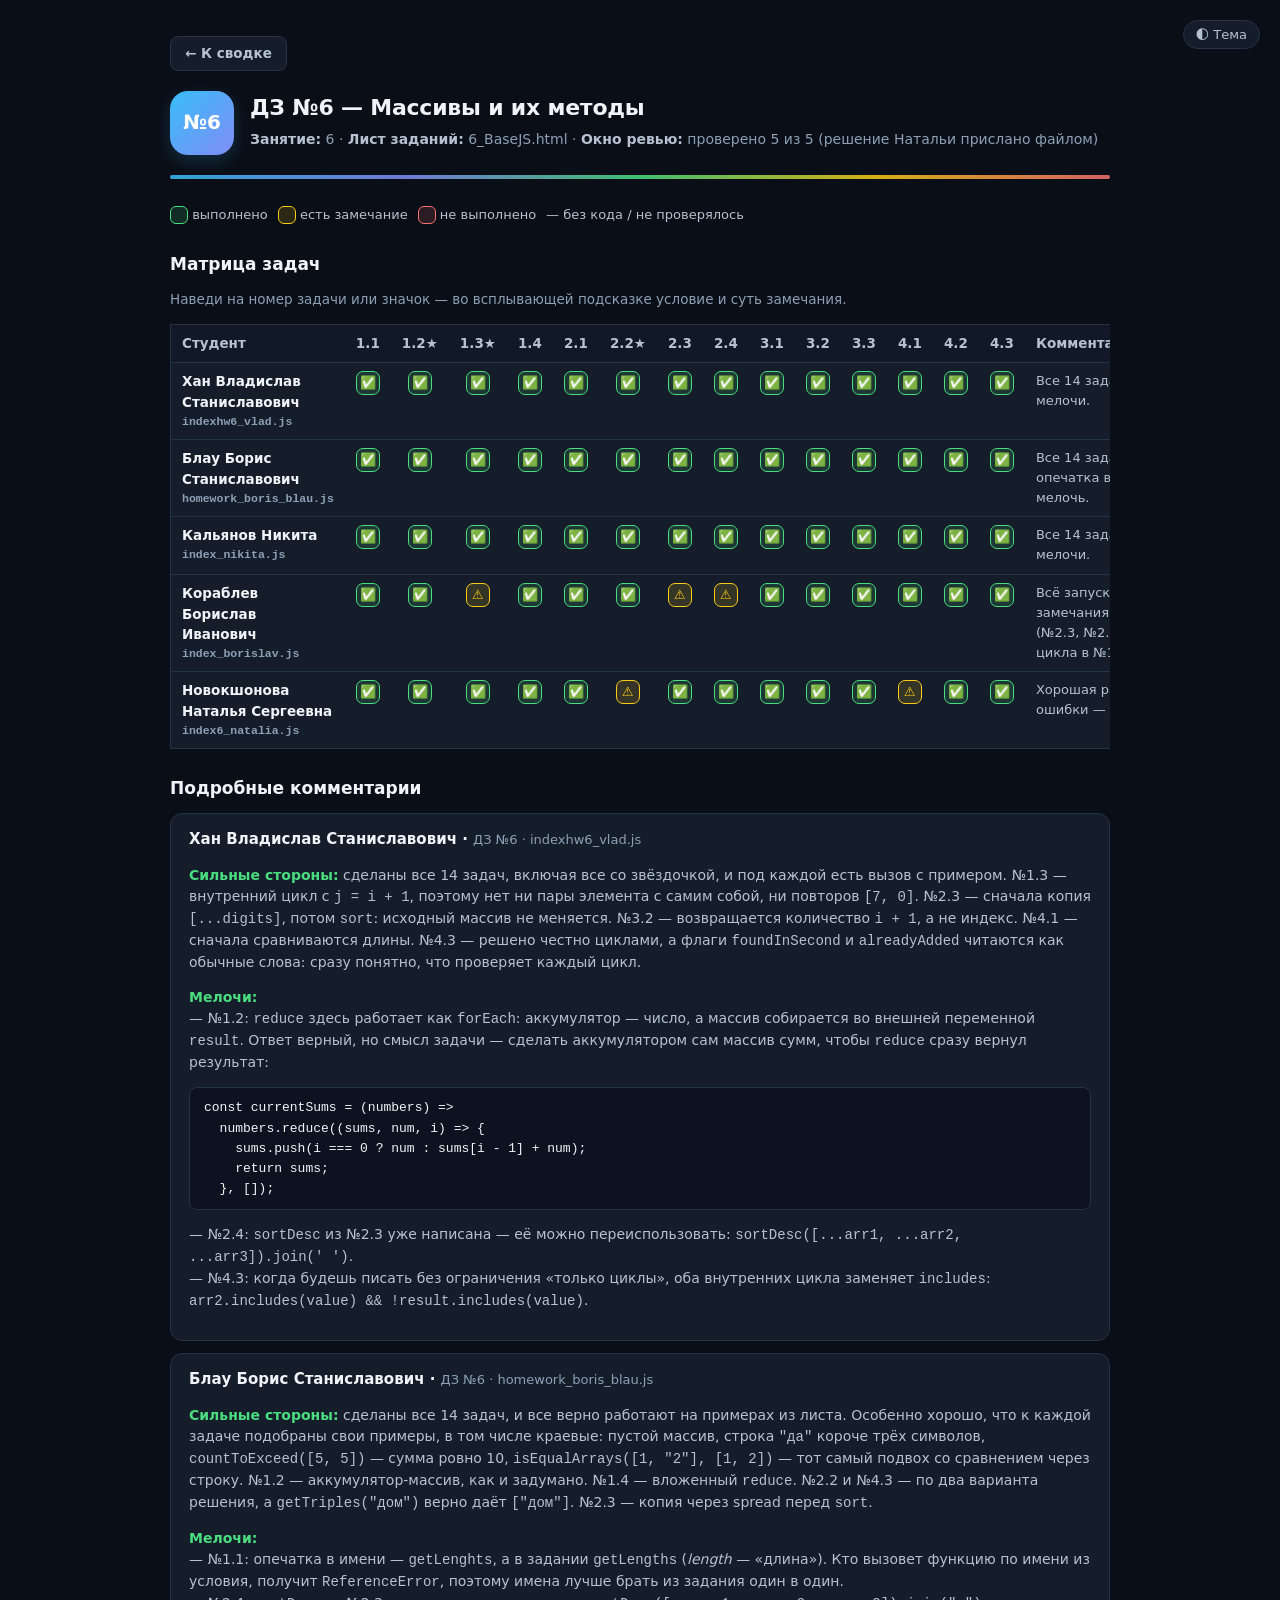
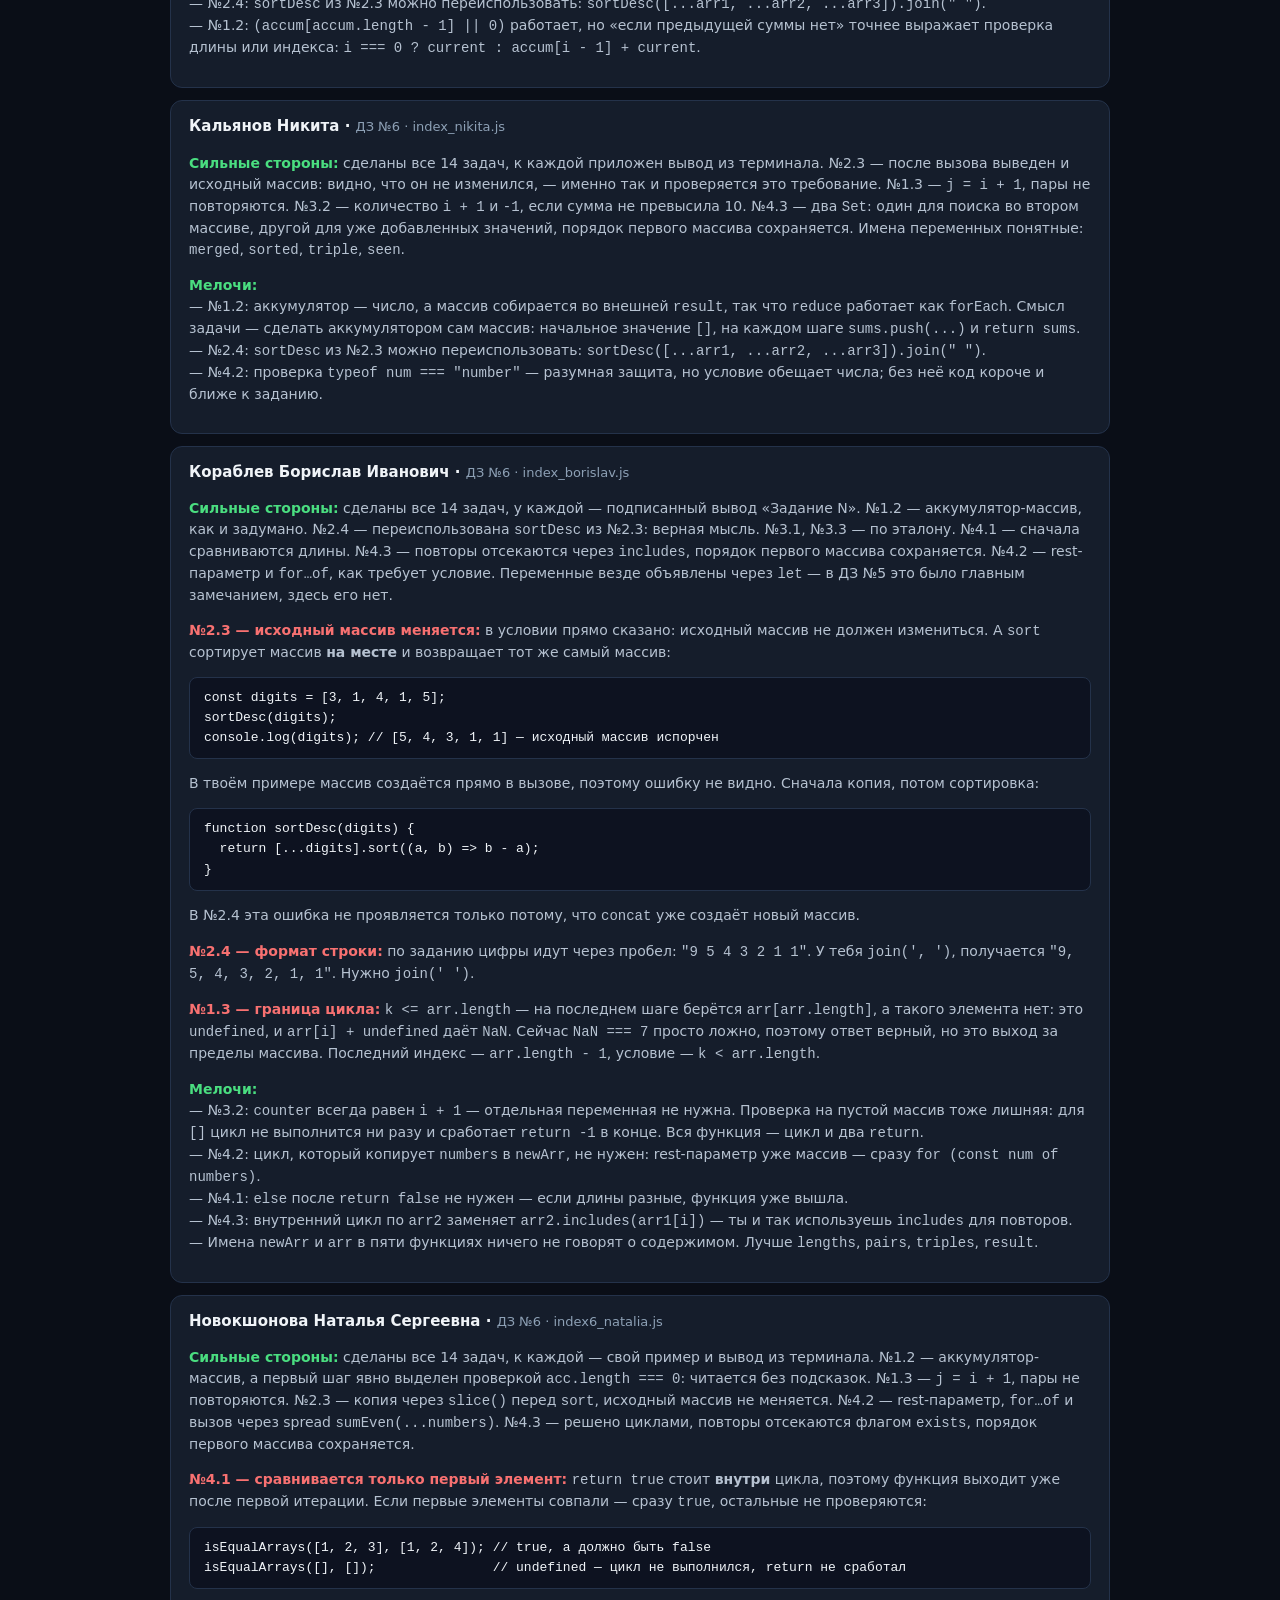
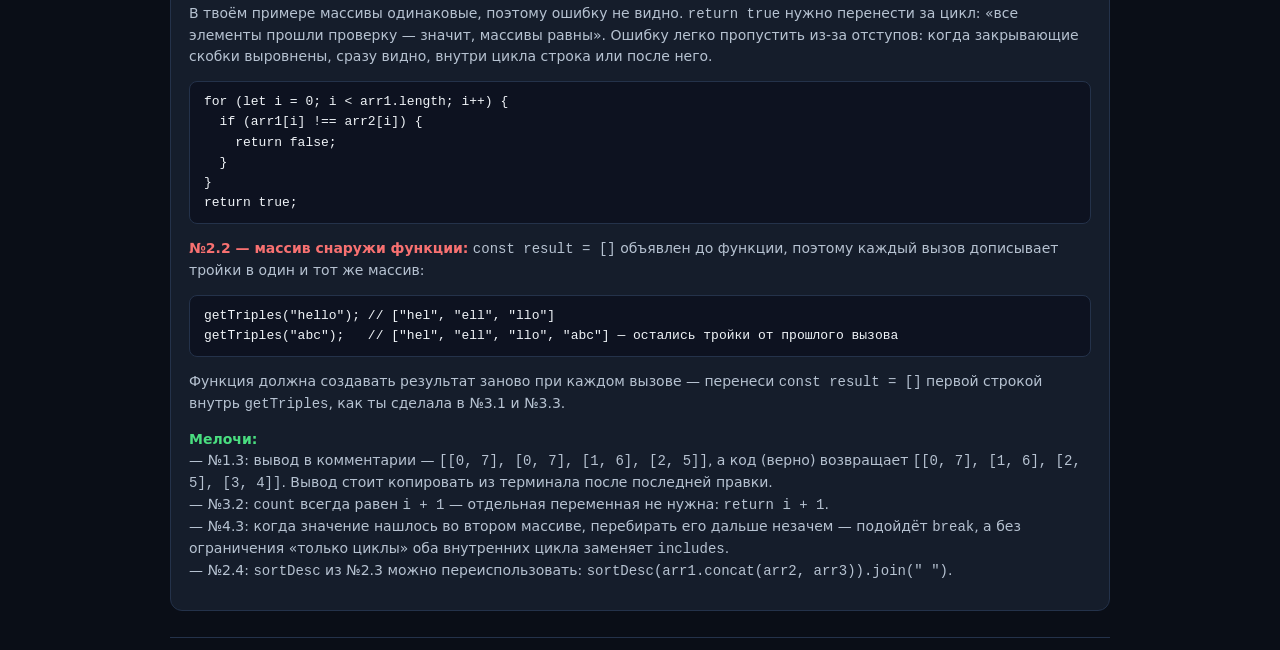
<file: dz6.html>
<!DOCTYPE html>
<html lang="ru">
<head>
<meta charset="UTF-8">
<meta name="viewport" content="width=device-width, initial-scale=1.0">
<title>ДЗ №6 — Ревью JavaScript LAD 2026</title>
<style>
  :root {
    --bg-primary: #0a0e17;
    --bg-secondary: #111827;
    --bg-card: #151d2b;
    --text-primary: #f0f4f8;
    --text-secondary: #b6c2d1;
    --text-muted: #8da0b5;
    --border: #24324a;
    --accent-blue: #38bdf8;
    --accent-purple: #818cf8;
    --accent-green: #4ade80;
    --accent-yellow: #facc15;
    --accent-red: #f87171;
    --code-bg: #0d1220;
    --ok-bg: rgba(74, 222, 128, .14);
    --warn-bg: rgba(250, 204, 21, .14);
    --bad-bg: rgba(248, 113, 113, .14);
    --row-hover: #1a2332;
    --font-sans: system-ui, -apple-system, 'Segoe UI', Roboto, 'Helvetica Neue', sans-serif;
    --font-mono: ui-monospace, 'JetBrains Mono', 'Cascadia Code', Consolas, monospace;
  }
  :root[data-theme="light"] {
    --bg-primary: #f7f9fc;
    --bg-secondary: #eef2f7;
    --bg-card: #ffffff;
    --text-primary: #101828;
    --text-secondary: #344054;
    --text-muted: #667085;
    --border: #d0d5dd;
    --accent-blue: #0b7ecf;
    --accent-purple: #5b21b6;
    --accent-green: #0d8a3d;
    --accent-yellow: #b5740a;
    --accent-red: #c42318;
    --code-bg: #f3f6fa;
    --ok-bg: rgba(13, 138, 61, .10);
    --warn-bg: rgba(181, 116, 10, .10);
    --bad-bg: rgba(196, 35, 24, .10);
    --row-hover: #e6ebf3;
  }
  * { box-sizing: border-box; }
  body {
    margin: 0;
    font-family: var(--font-sans);
    background: var(--bg-primary);
    color: var(--text-primary);
    line-height: 1.55;
  }
  .sheet { max-width: 980px; margin: 0 auto; padding: 36px 20px; }

  .theme-toggle {
    position: fixed; right: 20px; top: 20px;
    border: 1px solid var(--border); background: var(--bg-card); color: var(--text-secondary);
    border-radius: 999px; padding: 6px 12px; cursor: pointer;
    font-size: 13px; font-family: var(--font-sans);
  }
  .theme-toggle:hover { color: var(--accent-blue); }

  .back-link {
    display: inline-flex; align-items: center; gap: 6px;
    margin: 0 0 20px; padding: 6px 14px; font-size: 13.5px; font-weight: 600;
    color: var(--text-secondary); background: var(--bg-card); border: 1px solid var(--border);
    border-radius: 8px; text-decoration: none; cursor: pointer;
  }
  .back-link:hover { color: var(--accent-blue); }

  .header { display: flex; gap: 16px; align-items: flex-start; }
  .badge {
    flex: 0 0 auto; width: 64px; height: 64px; border-radius: 18px;
    display: flex; align-items: center; justify-content: center;
    font-weight: 800; font-size: 20px; color: #fff;
    background: linear-gradient(135deg, var(--accent-blue), var(--accent-purple));
    box-shadow: 0 6px 18px rgba(56, 189, 248, .18);
  }
  .header-body h1 { font-size: 22px; font-weight: 800; margin: 0 0 4px; letter-spacing: -.01em; }
  .meta { font-size: 14px; color: var(--text-muted); margin: 0; }
  .meta strong { color: var(--text-secondary); font-weight: 600; }
  .header-rule {
    height: 4px; margin: 20px 0 26px;
    background: linear-gradient(90deg, var(--accent-blue), var(--accent-purple),
                var(--accent-green), var(--accent-yellow), var(--accent-red));
    border-radius: 2px; opacity: .85;
  }

  .legend { display: flex; gap: 10px; flex-wrap: wrap; font-size: 13px; color: var(--text-secondary); margin-bottom: 16px; }
  .legend .key { display: inline-block; width: 18px; height: 18px; border-radius: 6px; vertical-align: middle; }
  .legend .key.ok { background: var(--ok-bg); border: 1px solid var(--accent-green); }
  .legend .key.warn { background: var(--warn-bg); border: 1px solid var(--accent-yellow); }
  .legend .key.bad { background: var(--bad-bg); border: 1px solid var(--accent-red); }

  h2.section { display: flex; align-items: center; gap: 10px; font-size: 17px; font-weight: 700; margin: 26px 0 12px; }
  .hint-line { font-size: 13.5px; color: var(--text-muted); margin: 4px 0 14px; }

  .table-scroll { overflow-x: auto; }

  table { width: 100%; border-collapse: collapse; font-size: 13.5px; background: var(--bg-card); border: 1px solid var(--border); }
  th, td { padding: 8px 11px; text-align: left; vertical-align: top; }
  thead th { background: var(--bg-secondary); color: var(--text-secondary); font-weight: 700; border-bottom: 1px solid var(--border); }
  tbody tr { border-bottom: 1px solid var(--border); }
  tbody tr:last-child { border-bottom: none; }
  tbody tr:hover { background: var(--row-hover); }

  td.student { font-weight: 700; }
  td.student .file { display: block; font-size: 11.5px; color: var(--text-muted); font-family: var(--font-mono); }
  th.tsk { width: 46px; text-align: center; }
  td.tsk { text-align: center; }
  td.tsk .st { display: inline-block; width: 24px; height: 24px; line-height: 22px; border-radius: 7px; font-size: 13px; }
  .st.ok   { background: var(--ok-bg);   color: var(--accent-green);  border: 1px solid var(--accent-green); }
  .st.warn { background: var(--warn-bg); color: var(--accent-yellow); border: 1px solid var(--accent-yellow); }
  .st.bad  { background: var(--bad-bg);  color: var(--accent-red);    border: 1px solid var(--accent-red); }
  .st.na   { background: transparent; color: var(--text-muted); border: 1px dashed var(--border); }
  td.comment { min-width: 220px; font-size: 13px; color: var(--text-secondary); }
  td.comment code {
    font-family: var(--font-mono); font-size: .88em;
    background: var(--code-bg); color: var(--accent-blue);
    border: 1px solid var(--border); border-radius: 5px; padding: 0 5px; white-space: nowrap;
  }

  .student-block { background: var(--bg-card); border: 1px solid var(--border); border-radius: 12px; padding: 14px 18px; margin: 12px 0; }
  .student-block h3 { font-size: 15px; font-weight: 700; margin: 0 0 8px; }
  .student-block h3 .who { color: var(--text-primary); }
  .student-block h3 .ctx { color: var(--text-muted); font-weight: 500; font-size: 13px; }
  .student-block p, .student-block li { font-size: 14px; color: var(--text-secondary); line-height: 1.5; }
  pre {
    margin: 8px 0; overflow-x: auto;
    background: var(--code-bg); border: 1px solid var(--border); border-radius: 8px;
    padding: 10px 14px; font-family: var(--font-mono); font-size: 13px; line-height: 1.55;
  }
  pre code { font-family: var(--font-mono); color: var(--text-primary); }
  .note-title { font-weight: 700; color: var(--accent-red); }
  .note-title.strong { color: var(--accent-green); }

  footer { margin-top: 26px; padding-top: 12px; border-top: 1px solid var(--border); font-size: 13px; color: var(--text-muted); }
</style>
</head>
<body>

<div class="sheet">
  <button class="theme-toggle" id="themeToggle" type="button" title="Переключить тему">🌓 Тема</button>

  <a class="back-link" href="review.html">← К сводке</a>

  <header class="header">
    <div class="badge">№6</div>
    <div class="header-body">
      <h1>ДЗ №6 — Массивы и их методы</h1>
      <p class="meta"><strong>Занятие:</strong> 6 · <strong>Лист заданий:</strong> 6_BaseJS.html · <strong>Окно ревью:</strong> проверено 5 из 5 (решение Натальи прислано файлом)</p>
    </div>
  </header>
  <div class="header-rule"></div>

  <div class="legend">
    <span><span class="key ok"></span> выполнено</span>
    <span><span class="key warn"></span> есть замечание</span>
    <span><span class="key bad"></span> не выполнено</span>
    <span>— без кода / не проверялось</span>
  </div>

  <h2 class="section">Матрица задач</h2>
  <p class="hint-line">Наведи на номер задачи или значок — во всплывающей подсказке условие и суть замечания.</p>
  <div class="table-scroll">
    <table>
      <thead>
        <tr>
          <th>Студент</th>
          <th class="tsk" title="getLengths — длины строк через map">1.1</th>
          <th class="tsk" title="currentSums — накопительные суммы через reduce">1.2★</th>
          <th class="tsk" title="getPairsOfSeven — пары с суммой 7">1.3★</th>
          <th class="tsk" title="sumMatrix — сумма двумерного массива">1.4</th>
          <th class="tsk" title="getFirstLetters — первые буквы слов">2.1</th>
          <th class="tsk" title="getTriples — тройки символов">2.2★</th>
          <th class="tsk" title="sortDesc — по убыванию, исходный массив не меняется">2.3</th>
          <th class="tsk" title="mergeDesc — три массива в строку через пробел">2.4</th>
          <th class="tsk" title="reverseArray — перевернуть без reverse">3.1</th>
          <th class="tsk" title="countToExceed — сколько сложить, чтобы больше 10">3.2</th>
          <th class="tsk" title="arrayFill — заполнить массив">3.3</th>
          <th class="tsk" title="isEqualArrays — одинаковые массивы">4.1</th>
          <th class="tsk" title="sumEven — сумма чётных аргументов">4.2</th>
          <th class="tsk" title="getIntersection — общие элементы без повторов">4.3</th>
          <th>Комментарий</th>
        </tr>
      </thead>
      <tbody>
        <tr>
          <td class="student">Хан Владислав Станиславович<span class="file">indexhw6_vlad.js</span></td>
          <td class="tsk"><span class="st ok">✅</span></td>
          <td class="tsk"><span class="st ok">✅</span></td>
          <td class="tsk"><span class="st ok">✅</span></td>
          <td class="tsk"><span class="st ok">✅</span></td>
          <td class="tsk"><span class="st ok">✅</span></td>
          <td class="tsk"><span class="st ok">✅</span></td>
          <td class="tsk"><span class="st ok">✅</span></td>
          <td class="tsk"><span class="st ok">✅</span></td>
          <td class="tsk"><span class="st ok">✅</span></td>
          <td class="tsk"><span class="st ok">✅</span></td>
          <td class="tsk"><span class="st ok">✅</span></td>
          <td class="tsk"><span class="st ok">✅</span></td>
          <td class="tsk"><span class="st ok">✅</span></td>
          <td class="tsk"><span class="st ok">✅</span></td>
          <td class="comment">Все 14 задач верны; только мелочи.</td>
        </tr>
        <tr>
          <td class="student">Блау Борис Станиславович<span class="file">homework_boris_blau.js</span></td>
          <td class="tsk"><span class="st ok" title="засчитано; мелочь — опечатка в имени getLenghts">✅</span></td>
          <td class="tsk"><span class="st ok">✅</span></td>
          <td class="tsk"><span class="st ok">✅</span></td>
          <td class="tsk"><span class="st ok">✅</span></td>
          <td class="tsk"><span class="st ok">✅</span></td>
          <td class="tsk"><span class="st ok">✅</span></td>
          <td class="tsk"><span class="st ok">✅</span></td>
          <td class="tsk"><span class="st ok">✅</span></td>
          <td class="tsk"><span class="st ok">✅</span></td>
          <td class="tsk"><span class="st ok">✅</span></td>
          <td class="tsk"><span class="st ok">✅</span></td>
          <td class="tsk"><span class="st ok">✅</span></td>
          <td class="tsk"><span class="st ok">✅</span></td>
          <td class="tsk"><span class="st ok">✅</span></td>
          <td class="comment">Все 14 задач верны; опечатка в имени №1.1 — мелочь.</td>
        </tr>
        <tr>
          <td class="student">Кальянов Никита<span class="file">index_nikita.js</span></td>
          <td class="tsk"><span class="st ok">✅</span></td>
          <td class="tsk"><span class="st ok">✅</span></td>
          <td class="tsk"><span class="st ok">✅</span></td>
          <td class="tsk"><span class="st ok">✅</span></td>
          <td class="tsk"><span class="st ok">✅</span></td>
          <td class="tsk"><span class="st ok">✅</span></td>
          <td class="tsk"><span class="st ok">✅</span></td>
          <td class="tsk"><span class="st ok">✅</span></td>
          <td class="tsk"><span class="st ok">✅</span></td>
          <td class="tsk"><span class="st ok">✅</span></td>
          <td class="tsk"><span class="st ok">✅</span></td>
          <td class="tsk"><span class="st ok">✅</span></td>
          <td class="tsk"><span class="st ok">✅</span></td>
          <td class="tsk"><span class="st ok">✅</span></td>
          <td class="comment">Все 14 задач верны; только мелочи.</td>
        </tr>
        <tr>
          <td class="student">Кораблев Борислав Иванович<span class="file">index_borislav.js</span></td>
          <td class="tsk"><span class="st ok">✅</span></td>
          <td class="tsk"><span class="st ok">✅</span></td>
          <td class="tsk"><span class="st warn" title="k &lt;= arr.length — выход за границу массива">⚠️</span></td>
          <td class="tsk"><span class="st ok">✅</span></td>
          <td class="tsk"><span class="st ok">✅</span></td>
          <td class="tsk"><span class="st ok">✅</span></td>
          <td class="tsk"><span class="st warn" title="sort меняет исходный массив — нужна копия">⚠️</span></td>
          <td class="tsk"><span class="st warn" title="разделитель «, » вместо пробела">⚠️</span></td>
          <td class="tsk"><span class="st ok">✅</span></td>
          <td class="tsk"><span class="st ok">✅</span></td>
          <td class="tsk"><span class="st ok">✅</span></td>
          <td class="tsk"><span class="st ok">✅</span></td>
          <td class="tsk"><span class="st ok">✅</span></td>
          <td class="tsk"><span class="st ok">✅</span></td>
          <td class="comment">Всё запускается; два замечания по условию (№2.3, №2.4) и граница цикла в №1.3.</td>
        </tr>
        <tr>
          <td class="student">Новокшонова Наталья Сергеевна<span class="file">index6_natalia.js</span></td>
          <td class="tsk"><span class="st ok">✅</span></td>
          <td class="tsk"><span class="st ok">✅</span></td>
          <td class="tsk"><span class="st ok">✅</span></td>
          <td class="tsk"><span class="st ok">✅</span></td>
          <td class="tsk"><span class="st ok">✅</span></td>
          <td class="tsk"><span class="st warn" title="result объявлен вне функции — повторный вызов дописывает к старым тройкам">⚠️</span></td>
          <td class="tsk"><span class="st ok">✅</span></td>
          <td class="tsk"><span class="st ok">✅</span></td>
          <td class="tsk"><span class="st ok">✅</span></td>
          <td class="tsk"><span class="st ok">✅</span></td>
          <td class="tsk"><span class="st ok">✅</span></td>
          <td class="tsk"><span class="st warn" title="return true внутри цикла — сравнивается только первый элемент">⚠️</span></td>
          <td class="tsk"><span class="st ok">✅</span></td>
          <td class="tsk"><span class="st ok">✅</span></td>
          <td class="comment">Хорошая работа; две ошибки — №2.2 и №4.1.</td>
        </tr>
      </tbody>
    </table>
  </div>

  <h2 class="section">Подробные комментарии</h2>

  <div class="student-block">
    <h3><span class="who">Хан Владислав Станиславович</span> · <span class="ctx">ДЗ №6 · indexhw6_vlad.js</span></h3>

    <p><span class="note-title strong">Сильные стороны:</span> сделаны все 14 задач, включая все со звёздочкой, и под каждой есть вызов с примером. №1.3 — внутренний цикл с <code>j = i + 1</code>, поэтому нет ни пары элемента с самим собой, ни повторов <code>[7, 0]</code>. №2.3 — сначала копия <code>[...digits]</code>, потом <code>sort</code>: исходный массив не меняется. №3.2 — возвращается количество <code>i + 1</code>, а не индекс. №4.1 — сначала сравниваются длины. №4.3 — решено честно циклами, а флаги <code>foundInSecond</code> и <code>alreadyAdded</code> читаются как обычные слова: сразу понятно, что проверяет каждый цикл.</p>

    <p><span class="note-title strong">Мелочи:</span>
    <br>— №1.2: <code>reduce</code> здесь работает как <code>forEach</code>: аккумулятор — число, а массив собирается во внешней переменной <code>result</code>. Ответ верный, но смысл задачи — сделать аккумулятором сам массив сумм, чтобы <code>reduce</code> сразу вернул результат:</p>
    <pre><code>const currentSums = (numbers) =&gt;
  numbers.reduce((sums, num, i) =&gt; {
    sums.push(i === 0 ? num : sums[i - 1] + num);
    return sums;
  }, []);</code></pre>
    <p>— №2.4: <code>sortDesc</code> из №2.3 уже написана — её можно переиспользовать: <code>sortDesc([...arr1, ...arr2, ...arr3]).join(' ')</code>.
    <br>— №4.3: когда будешь писать без ограничения «только циклы», оба внутренних цикла заменяет <code>includes</code>: <code>arr2.includes(value) &amp;&amp; !result.includes(value)</code>.</p>
  </div>

  <div class="student-block">
    <h3><span class="who">Блау Борис Станиславович</span> · <span class="ctx">ДЗ №6 · homework_boris_blau.js</span></h3>

    <p><span class="note-title strong">Сильные стороны:</span> сделаны все 14 задач, и все верно работают на примерах из листа. Особенно хорошо, что к каждой задаче подобраны свои примеры, в том числе краевые: пустой массив, строка <code>"да"</code> короче трёх символов, <code>countToExceed([5, 5])</code> — сумма ровно 10, <code>isEqualArrays([1, "2"], [1, 2])</code> — тот самый подвох со сравнением через строку. №1.2 — аккумулятор-массив, как и задумано. №1.4 — вложенный <code>reduce</code>. №2.2 и №4.3 — по два варианта решения, а <code>getTriples("дом")</code> верно даёт <code>["дом"]</code>. №2.3 — копия через spread перед <code>sort</code>.</p>

    <p><span class="note-title strong">Мелочи:</span>
    <br>— №1.1: опечатка в имени — <code>getLenghts</code>, а в задании <code>getLengths</code> (<em>length</em> — «длина»). Кто вызовет функцию по имени из условия, получит <code>ReferenceError</code>, поэтому имена лучше брать из задания один в один.
    <br>— №2.4: <code>sortDesc</code> из №2.3 можно переиспользовать: <code>sortDesc([...arr1, ...arr2, ...arr3]).join(" ")</code>.
    <br>— №1.2: <code>(accum[accum.length - 1] || 0)</code> работает, но «если предыдущей суммы нет» точнее выражает проверка длины или индекса: <code>i === 0 ? current : accum[i - 1] + current</code>.</p>
  </div>

  <div class="student-block">
    <h3><span class="who">Кальянов Никита</span> · <span class="ctx">ДЗ №6 · index_nikita.js</span></h3>

    <p><span class="note-title strong">Сильные стороны:</span> сделаны все 14 задач, к каждой приложен вывод из терминала. №2.3 — после вызова выведен и исходный массив: видно, что он не изменился, — именно так и проверяется это требование. №1.3 — <code>j = i + 1</code>, пары не повторяются. №3.2 — количество <code>i + 1</code> и <code>-1</code>, если сумма не превысила 10. №4.3 — два <code>Set</code>: один для поиска во втором массиве, другой для уже добавленных значений, порядок первого массива сохраняется. Имена переменных понятные: <code>merged</code>, <code>sorted</code>, <code>triple</code>, <code>seen</code>.</p>

    <p><span class="note-title strong">Мелочи:</span>
    <br>— №1.2: аккумулятор — число, а массив собирается во внешней <code>result</code>, так что <code>reduce</code> работает как <code>forEach</code>. Смысл задачи — сделать аккумулятором сам массив: начальное значение <code>[]</code>, на каждом шаге <code>sums.push(...)</code> и <code>return sums</code>.
    <br>— №2.4: <code>sortDesc</code> из №2.3 можно переиспользовать: <code>sortDesc([...arr1, ...arr2, ...arr3]).join(" ")</code>.
    <br>— №4.2: проверка <code>typeof num === "number"</code> — разумная защита, но условие обещает числа; без неё код короче и ближе к заданию.</p>
  </div>

  <div class="student-block">
    <h3><span class="who">Кораблев Борислав Иванович</span> · <span class="ctx">ДЗ №6 · index_borislav.js</span></h3>

    <p><span class="note-title strong">Сильные стороны:</span> сделаны все 14 задач, у каждой — подписанный вывод «Задание N». №1.2 — аккумулятор-массив, как и задумано. №2.4 — переиспользована <code>sortDesc</code> из №2.3: верная мысль. №3.1, №3.3 — по эталону. №4.1 — сначала сравниваются длины. №4.3 — повторы отсекаются через <code>includes</code>, порядок первого массива сохраняется. №4.2 — rest-параметр и <code>for…of</code>, как требует условие. Переменные везде объявлены через <code>let</code> — в ДЗ №5 это было главным замечанием, здесь его нет.</p>

    <p><span class="note-title">№2.3 — исходный массив меняется:</span> в условии прямо сказано: исходный массив не должен измениться. А <code>sort</code> сортирует массив <strong>на месте</strong> и возвращает тот же самый массив:</p>
    <pre><code>const digits = [3, 1, 4, 1, 5];
sortDesc(digits);
console.log(digits); // [5, 4, 3, 1, 1] — исходный массив испорчен</code></pre>
    <p>В твоём примере массив создаётся прямо в вызове, поэтому ошибку не видно. Сначала копия, потом сортировка:</p>
    <pre><code>function sortDesc(digits) {
  return [...digits].sort((a, b) =&gt; b - a);
}</code></pre>
    <p>В №2.4 эта ошибка не проявляется только потому, что <code>concat</code> уже создаёт новый массив.</p>

    <p><span class="note-title">№2.4 — формат строки:</span> по заданию цифры идут через пробел: <code>"9 5 4 3 2 1 1"</code>. У тебя <code>join(', ')</code>, получается <code>"9, 5, 4, 3, 2, 1, 1"</code>. Нужно <code>join(' ')</code>.</p>

    <p><span class="note-title">№1.3 — граница цикла:</span> <code>k &lt;= arr.length</code> — на последнем шаге берётся <code>arr[arr.length]</code>, а такого элемента нет: это <code>undefined</code>, и <code>arr[i] + undefined</code> даёт <code>NaN</code>. Сейчас <code>NaN === 7</code> просто ложно, поэтому ответ верный, но это выход за пределы массива. Последний индекс — <code>arr.length - 1</code>, условие — <code>k &lt; arr.length</code>.</p>

    <p><span class="note-title strong">Мелочи:</span>
    <br>— №3.2: <code>counter</code> всегда равен <code>i + 1</code> — отдельная переменная не нужна. Проверка на пустой массив тоже лишняя: для <code>[]</code> цикл не выполнится ни разу и сработает <code>return -1</code> в конце. Вся функция — цикл и два <code>return</code>.
    <br>— №4.2: цикл, который копирует <code>numbers</code> в <code>newArr</code>, не нужен: rest-параметр уже массив — сразу <code>for (const num of numbers)</code>.
    <br>— №4.1: <code>else</code> после <code>return false</code> не нужен — если длины разные, функция уже вышла.
    <br>— №4.3: внутренний цикл по <code>arr2</code> заменяет <code>arr2.includes(arr1[i])</code> — ты и так используешь <code>includes</code> для повторов.
    <br>— Имена <code>newArr</code> и <code>arr</code> в пяти функциях ничего не говорят о содержимом. Лучше <code>lengths</code>, <code>pairs</code>, <code>triples</code>, <code>result</code>.</p>
  </div>

  <div class="student-block">
    <h3><span class="who">Новокшонова Наталья Сергеевна</span> · <span class="ctx">ДЗ №6 · index6_natalia.js</span></h3>

    <p><span class="note-title strong">Сильные стороны:</span> сделаны все 14 задач, к каждой — свой пример и вывод из терминала. №1.2 — аккумулятор-массив, а первый шаг явно выделен проверкой <code>acc.length === 0</code>: читается без подсказок. №1.3 — <code>j = i + 1</code>, пары не повторяются. №2.3 — копия через <code>slice()</code> перед <code>sort</code>, исходный массив не меняется. №4.2 — rest-параметр, <code>for…of</code> и вызов через spread <code>sumEven(...numbers)</code>. №4.3 — решено циклами, повторы отсекаются флагом <code>exists</code>, порядок первого массива сохраняется.</p>

    <p><span class="note-title">№4.1 — сравнивается только первый элемент:</span> <code>return true</code> стоит <strong>внутри</strong> цикла, поэтому функция выходит уже после первой итерации. Если первые элементы совпали — сразу <code>true</code>, остальные не проверяются:</p>
    <pre><code>isEqualArrays([1, 2, 3], [1, 2, 4]); // true, а должно быть false
isEqualArrays([], []);               // undefined — цикл не выполнился, return не сработал</code></pre>
    <p>В твоём примере массивы одинаковые, поэтому ошибку не видно. <code>return true</code> нужно перенести за цикл: «все элементы прошли проверку — значит, массивы равны». Ошибку легко пропустить из-за отступов: когда закрывающие скобки выровнены, сразу видно, внутри цикла строка или после него.</p>
    <pre><code>for (let i = 0; i &lt; arr1.length; i++) {
  if (arr1[i] !== arr2[i]) {
    return false;
  }
}
return true;</code></pre>

    <p><span class="note-title">№2.2 — массив снаружи функции:</span> <code>const result = []</code> объявлен до функции, поэтому каждый вызов дописывает тройки в один и тот же массив:</p>
    <pre><code>getTriples("hello"); // ["hel", "ell", "llo"]
getTriples("abc");   // ["hel", "ell", "llo", "abc"] — остались тройки от прошлого вызова</code></pre>
    <p>Функция должна создавать результат заново при каждом вызове — перенеси <code>const result = []</code> первой строкой внутрь <code>getTriples</code>, как ты сделала в №3.1 и №3.3.</p>

    <p><span class="note-title strong">Мелочи:</span>
    <br>— №1.3: вывод в комментарии — <code>[[0, 7], [0, 7], [1, 6], [2, 5]]</code>, а код (верно) возвращает <code>[[0, 7], [1, 6], [2, 5], [3, 4]]</code>. Вывод стоит копировать из терминала после последней правки.
    <br>— №3.2: <code>count</code> всегда равен <code>i + 1</code> — отдельная переменная не нужна: <code>return i + 1</code>.
    <br>— №4.3: когда значение нашлось во втором массиве, перебирать его дальше незачем — подойдёт <code>break</code>, а без ограничения «только циклы» оба внутренних цикла заменяет <code>includes</code>.
    <br>— №2.4: <code>sortDesc</code> из №2.3 можно переиспользовать: <code>sortDesc(arr1.concat(arr2, arr3)).join(" ")</code>.</p>
  </div>

  <footer>JavaScript · LAD 2026 — Ревью ДЗ №6 · Последнее обновление: 2026-11-05</footer>
</div>

<script>
  (function () {
    var btn = document.getElementById('themeToggle');
    var root = document.documentElement;
    function apply(t) {
      root.dataset.theme = t;
      try { localStorage.setItem('hw-review-dz6-theme', t); } catch (e) {}
    }
    var saved = null;
    try { saved = localStorage.getItem('hw-review-dz6-theme'); } catch (e) {}
    if (saved === 'light') apply('light');
    btn.addEventListener('click', function () {
      apply(root.dataset.theme === 'light' ? 'dark' : 'light');
    });
  })();
</script>
</body>
</html>
</file>
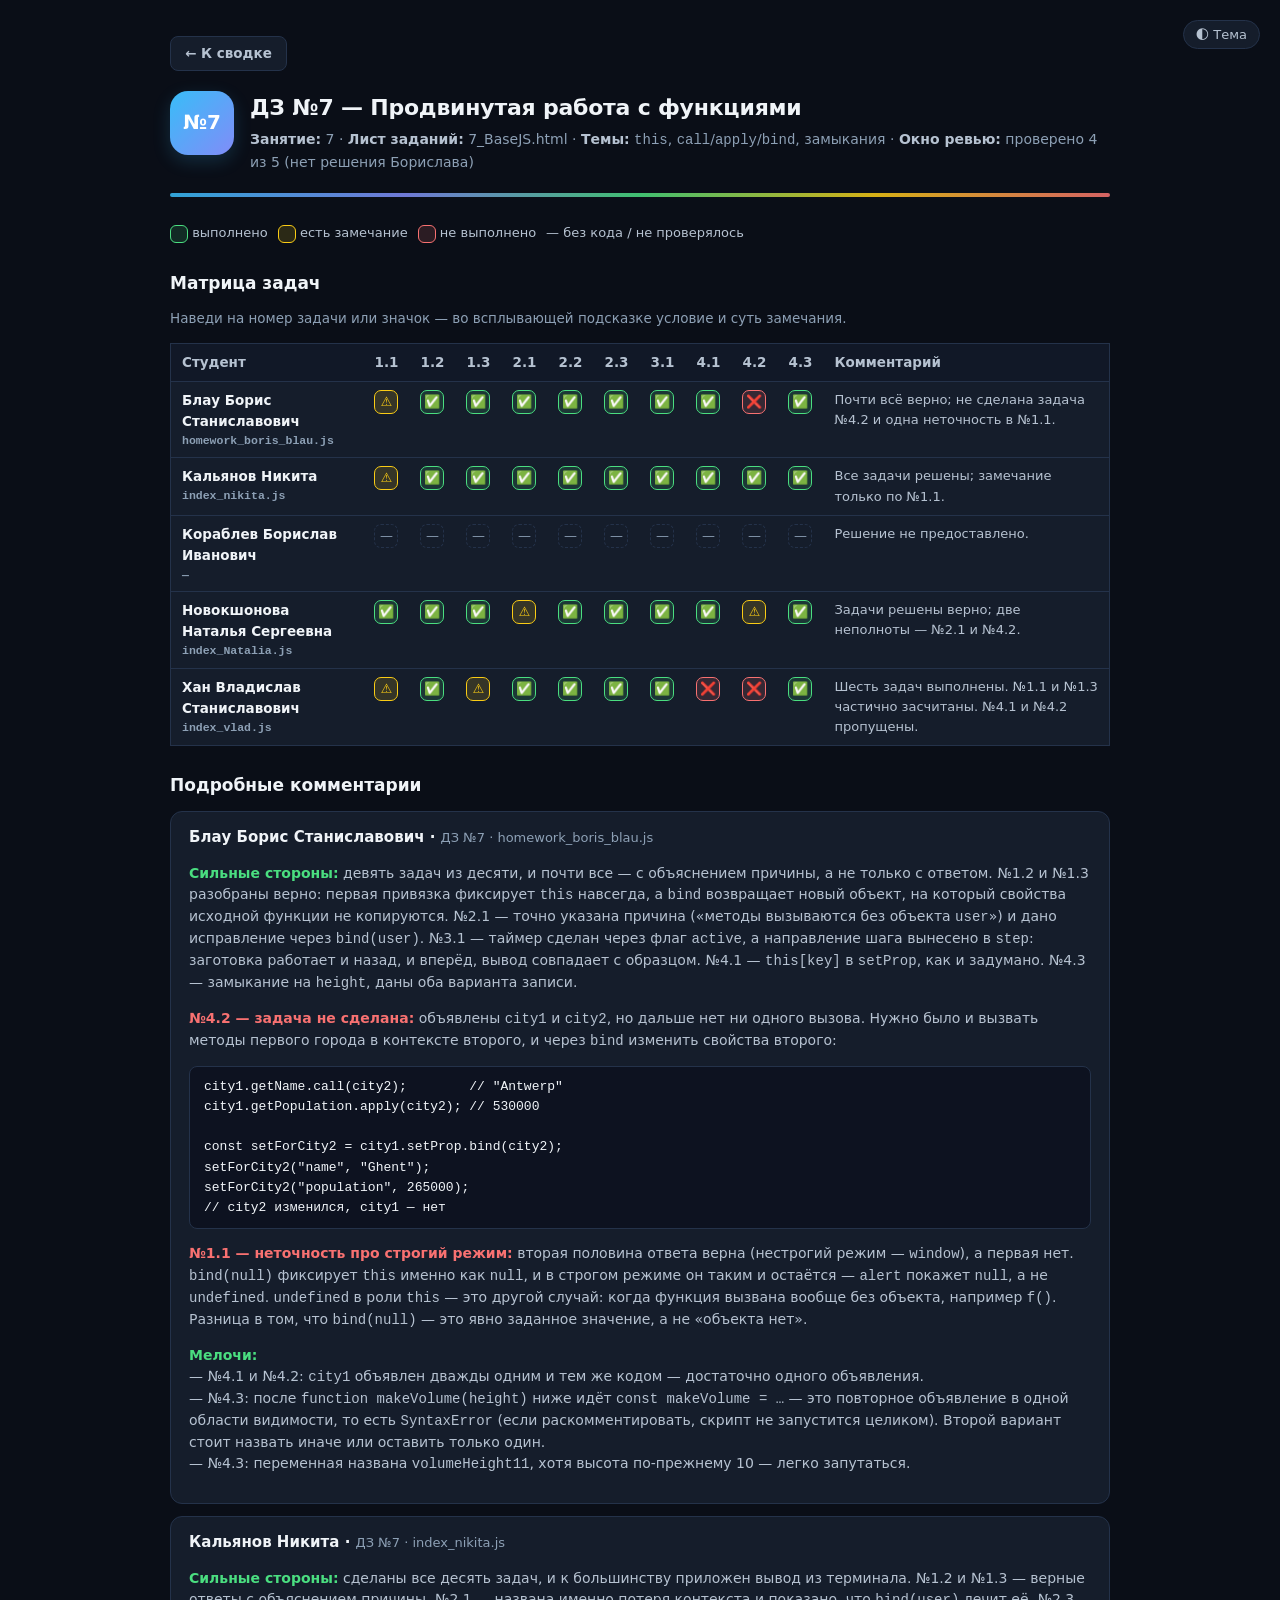
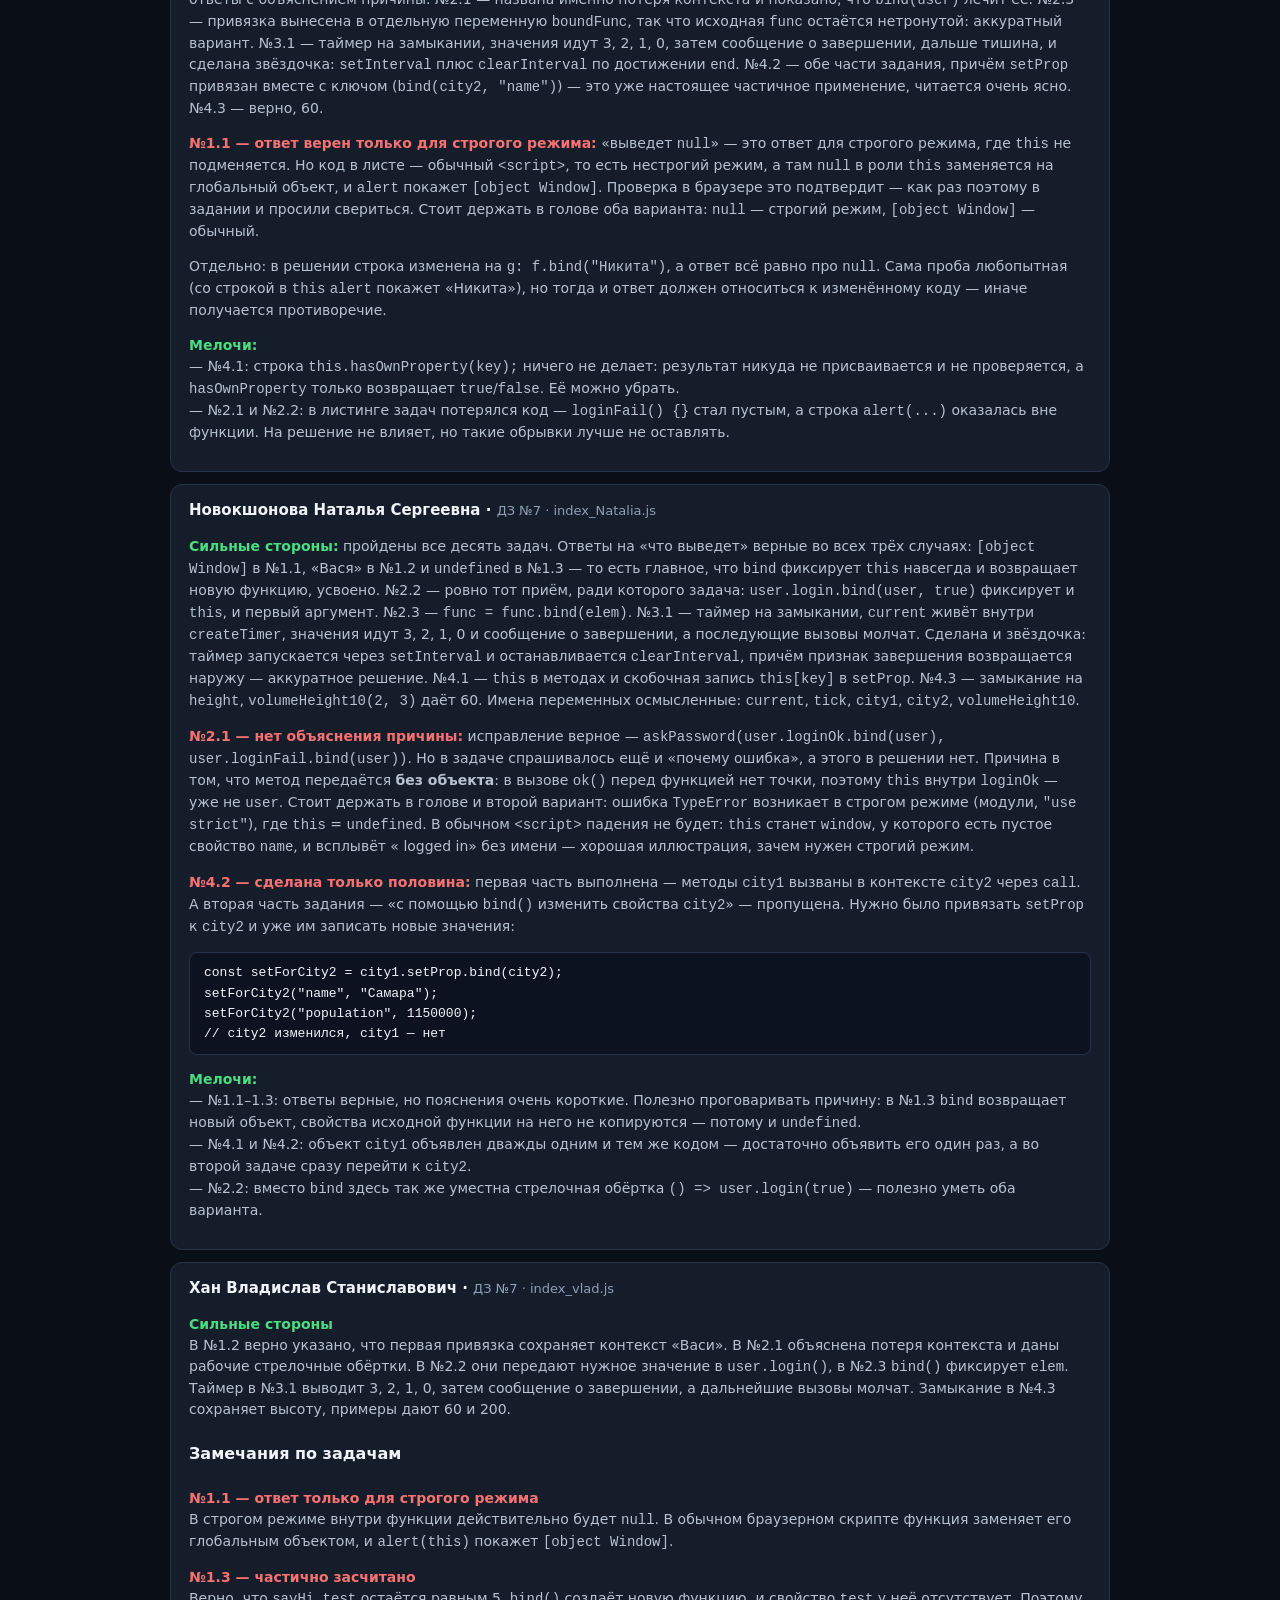
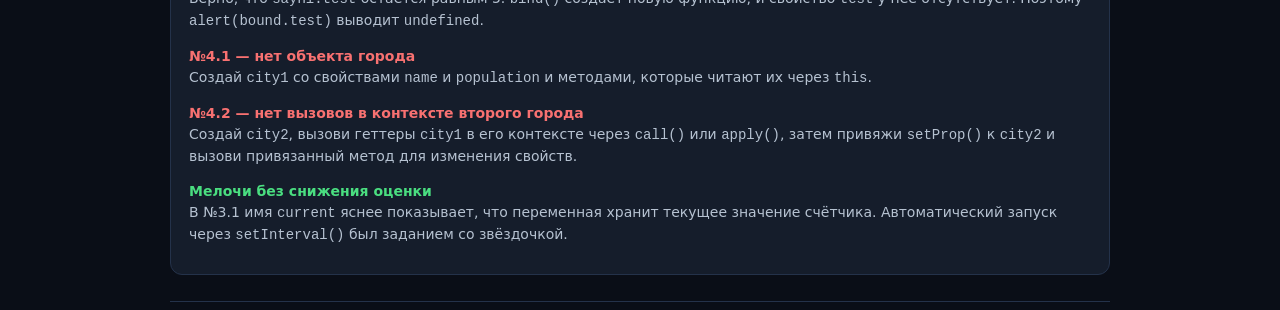
<file: dz7.html>
<!DOCTYPE html>
<html lang="ru">
<head>
<meta charset="UTF-8">
<meta name="viewport" content="width=device-width, initial-scale=1.0">
<title>ДЗ №7 — Ревью JavaScript LAD 2026</title>
<style>
  :root {
    --bg-primary: #0a0e17;
    --bg-secondary: #111827;
    --bg-card: #151d2b;
    --text-primary: #f0f4f8;
    --text-secondary: #b6c2d1;
    --text-muted: #8da0b5;
    --border: #24324a;
    --accent-blue: #38bdf8;
    --accent-purple: #818cf8;
    --accent-green: #4ade80;
    --accent-yellow: #facc15;
    --accent-red: #f87171;
    --code-bg: #0d1220;
    --ok-bg: rgba(74, 222, 128, .14);
    --warn-bg: rgba(250, 204, 21, .14);
    --bad-bg: rgba(248, 113, 113, .14);
    --row-hover: #1a2332;
    --font-sans: system-ui, -apple-system, 'Segoe UI', Roboto, 'Helvetica Neue', sans-serif;
    --font-mono: ui-monospace, 'JetBrains Mono', 'Cascadia Code', Consolas, monospace;
  }
  :root[data-theme="light"] {
    --bg-primary: #f7f9fc;
    --bg-secondary: #eef2f7;
    --bg-card: #ffffff;
    --text-primary: #101828;
    --text-secondary: #344054;
    --text-muted: #667085;
    --border: #d0d5dd;
    --accent-blue: #0b7ecf;
    --accent-purple: #5b21b6;
    --accent-green: #0d8a3d;
    --accent-yellow: #b5740a;
    --accent-red: #c42318;
    --code-bg: #f3f6fa;
    --ok-bg: rgba(13, 138, 61, .10);
    --warn-bg: rgba(181, 116, 10, .10);
    --bad-bg: rgba(196, 35, 24, .10);
    --row-hover: #e6ebf3;
  }
  * { box-sizing: border-box; }
  body {
    margin: 0;
    font-family: var(--font-sans);
    background: var(--bg-primary);
    color: var(--text-primary);
    line-height: 1.55;
  }
  .sheet { max-width: 980px; margin: 0 auto; padding: 36px 20px; }

  .theme-toggle {
    position: fixed; right: 20px; top: 20px;
    border: 1px solid var(--border); background: var(--bg-card); color: var(--text-secondary);
    border-radius: 999px; padding: 6px 12px; cursor: pointer;
    font-size: 13px; font-family: var(--font-sans);
  }
  .theme-toggle:hover { color: var(--accent-blue); }

  .back-link {
    display: inline-flex; align-items: center; gap: 6px;
    margin: 0 0 20px; padding: 6px 14px; font-size: 13.5px; font-weight: 600;
    color: var(--text-secondary); background: var(--bg-card); border: 1px solid var(--border);
    border-radius: 8px; text-decoration: none; cursor: pointer;
  }
  .back-link:hover { color: var(--accent-blue); }

  .header { display: flex; gap: 16px; align-items: flex-start; }
  .badge {
    flex: 0 0 auto; width: 64px; height: 64px; border-radius: 18px;
    display: flex; align-items: center; justify-content: center;
    font-weight: 800; font-size: 20px; color: #fff;
    background: linear-gradient(135deg, var(--accent-blue), var(--accent-purple));
    box-shadow: 0 6px 18px rgba(56, 189, 248, .18);
  }
  .header-body h1 { font-size: 22px; font-weight: 800; margin: 0 0 4px; letter-spacing: -.01em; }
  .meta { font-size: 14px; color: var(--text-muted); margin: 0; }
  .meta strong { color: var(--text-secondary); font-weight: 600; }
  .header-rule {
    height: 4px; margin: 20px 0 26px;
    background: linear-gradient(90deg, var(--accent-blue), var(--accent-purple),
                var(--accent-green), var(--accent-yellow), var(--accent-red));
    border-radius: 2px; opacity: .85;
  }

  .legend { display: flex; gap: 10px; flex-wrap: wrap; font-size: 13px; color: var(--text-secondary); margin-bottom: 16px; }
  .legend .key { display: inline-block; width: 18px; height: 18px; border-radius: 6px; vertical-align: middle; }
  .legend .key.ok { background: var(--ok-bg); border: 1px solid var(--accent-green); }
  .legend .key.warn { background: var(--warn-bg); border: 1px solid var(--accent-yellow); }
  .legend .key.bad { background: var(--bad-bg); border: 1px solid var(--accent-red); }

  h2.section { display: flex; align-items: center; gap: 10px; font-size: 17px; font-weight: 700; margin: 26px 0 12px; }
  .hint-line { font-size: 13.5px; color: var(--text-muted); margin: 4px 0 14px; }

  .table-scroll { overflow-x: auto; }

  table { width: 100%; border-collapse: collapse; font-size: 13.5px; background: var(--bg-card); border: 1px solid var(--border); }
  th, td { padding: 8px 11px; text-align: left; vertical-align: top; }
  thead th { background: var(--bg-secondary); color: var(--text-secondary); font-weight: 700; border-bottom: 1px solid var(--border); }
  tbody tr { border-bottom: 1px solid var(--border); }
  tbody tr:last-child { border-bottom: none; }
  tbody tr:hover { background: var(--row-hover); }

  td.student { font-weight: 700; }
  td.student .file { display: block; font-size: 11.5px; color: var(--text-muted); font-family: var(--font-mono); }
  th.tsk { width: 46px; text-align: center; }
  td.tsk { text-align: center; }
  td.tsk .st { display: inline-block; width: 24px; height: 24px; line-height: 22px; border-radius: 7px; font-size: 13px; }
  .st.ok   { background: var(--ok-bg);   color: var(--accent-green);  border: 1px solid var(--accent-green); }
  .st.warn { background: var(--warn-bg); color: var(--accent-yellow); border: 1px solid var(--accent-yellow); }
  .st.bad  { background: var(--bad-bg);  color: var(--accent-red);    border: 1px solid var(--accent-red); }
  .st.na   { background: transparent; color: var(--text-muted); border: 1px dashed var(--border); }
  td.comment { min-width: 220px; font-size: 13px; color: var(--text-secondary); }
  td.comment code {
    font-family: var(--font-mono); font-size: .88em;
    background: var(--code-bg); color: var(--accent-blue);
    border: 1px solid var(--border); border-radius: 5px; padding: 0 5px; white-space: nowrap;
  }

  .student-block { background: var(--bg-card); border: 1px solid var(--border); border-radius: 12px; padding: 14px 18px; margin: 12px 0; }
  .student-block h3 { font-size: 15px; font-weight: 700; margin: 0 0 8px; }
  .student-block h3 .who { color: var(--text-primary); }
  .student-block h3 .ctx { color: var(--text-muted); font-weight: 500; font-size: 13px; }
  .student-block p, .student-block li { font-size: 14px; color: var(--text-secondary); line-height: 1.5; }
  pre {
    margin: 8px 0; overflow-x: auto;
    background: var(--code-bg); border: 1px solid var(--border); border-radius: 8px;
    padding: 10px 14px; font-family: var(--font-mono); font-size: 13px; line-height: 1.55;
  }
  pre code { font-family: var(--font-mono); color: var(--text-primary); }
  .note-title { font-weight: 700; color: var(--accent-red); }
  .note-title.strong { color: var(--accent-green); }

  footer { margin-top: 26px; padding-top: 12px; border-top: 1px solid var(--border); font-size: 13px; color: var(--text-muted); }
</style>
</head>
<body>

<div class="sheet">
  <button class="theme-toggle" id="themeToggle" type="button" title="Переключить тему">🌓 Тема</button>

  <a class="back-link" href="review.html">← К сводке</a>

  <header class="header">
    <div class="badge">№7</div>
    <div class="header-body">
      <h1>ДЗ №7 — Продвинутая работа с функциями</h1>
      <p class="meta"><strong>Занятие:</strong> 7 · <strong>Лист заданий:</strong> 7_BaseJS.html · <strong>Темы:</strong> <code>this</code>, <code>call</code>/<code>apply</code>/<code>bind</code>, замыкания · <strong>Окно ревью:</strong> проверено 4 из 5 (нет решения Борислава)</p>
    </div>
  </header>
  <div class="header-rule"></div>

  <div class="legend">
    <span><span class="key ok"></span> выполнено</span>
    <span><span class="key warn"></span> есть замечание</span>
    <span><span class="key bad"></span> не выполнено</span>
    <span>— без кода / не проверялось</span>
  </div>

  <h2 class="section">Матрица задач</h2>
  <p class="hint-line">Наведи на номер задачи или значок — во всплывающей подсказке условие и суть замечания.</p>
  <div class="table-scroll">
    <table>
      <thead>
        <tr>
          <th>Студент</th>
          <th class="tsk" title="bind с null — что покажет alert(this)">1.1</th>
          <th class="tsk" title="повторный bind — можно ли сменить this">1.2</th>
          <th class="tsk" title="свойство sayHi.test после bind">1.3</th>
          <th class="tsk" title="потеря контекста — объяснить и исправить">2.1</th>
          <th class="tsk" title="частичное применение: user.login(true/false)">2.2</th>
          <th class="tsk" title="привязать this к elem">2.3</th>
          <th class="tsk" title="createTimer на замыкании (★ setInterval)">3.1</th>
          <th class="tsk" title="объект «город»: getName, getPopulation, setProp">4.1</th>
          <th class="tsk" title="чужие методы через call/apply и bind">4.2</th>
          <th class="tsk" title="makeVolume(height) через замыкание">4.3</th>
          <th>Комментарий</th>
        </tr>
      </thead>
      <tbody>
        <tr>
          <td class="student">Блау Борис Станиславович<span class="file">homework_boris_blau.js</span></td>
          <td class="tsk"><span class="st warn" title="строгий режим даёт null, а не undefined">⚠️</span></td>
          <td class="tsk"><span class="st ok">✅</span></td>
          <td class="tsk"><span class="st ok">✅</span></td>
          <td class="tsk"><span class="st ok">✅</span></td>
          <td class="tsk"><span class="st ok">✅</span></td>
          <td class="tsk"><span class="st ok">✅</span></td>
          <td class="tsk"><span class="st ok">✅</span></td>
          <td class="tsk"><span class="st ok">✅</span></td>
          <td class="tsk"><span class="st bad" title="объявлены city1 и city2, но ни call/apply, ни bind не вызваны">❌</span></td>
          <td class="tsk"><span class="st ok">✅</span></td>
          <td class="comment">Почти всё верно; не сделана задача №4.2 и одна неточность в №1.1.</td>
        </tr>
        <tr>
          <td class="student">Кальянов Никита<span class="file">index_nikita.js</span></td>
          <td class="tsk"><span class="st warn" title="ответ «null» — только для строгого режима; в браузере будет [object Window]">⚠️</span></td>
          <td class="tsk"><span class="st ok">✅</span></td>
          <td class="tsk"><span class="st ok">✅</span></td>
          <td class="tsk"><span class="st ok">✅</span></td>
          <td class="tsk"><span class="st ok">✅</span></td>
          <td class="tsk"><span class="st ok">✅</span></td>
          <td class="tsk"><span class="st ok">✅</span></td>
          <td class="tsk"><span class="st ok">✅</span></td>
          <td class="tsk"><span class="st ok">✅</span></td>
          <td class="tsk"><span class="st ok">✅</span></td>
          <td class="comment">Все задачи решены; замечание только по №1.1.</td>
        </tr>
        <tr>
          <td class="student">Кораблев Борислав Иванович<span class="file">—</span></td>
          <td class="tsk"><span class="st na">—</span></td>
          <td class="tsk"><span class="st na">—</span></td>
          <td class="tsk"><span class="st na">—</span></td>
          <td class="tsk"><span class="st na">—</span></td>
          <td class="tsk"><span class="st na">—</span></td>
          <td class="tsk"><span class="st na">—</span></td>
          <td class="tsk"><span class="st na">—</span></td>
          <td class="tsk"><span class="st na">—</span></td>
          <td class="tsk"><span class="st na">—</span></td>
          <td class="tsk"><span class="st na">—</span></td>
          <td class="comment">Решение не предоставлено.</td>
        </tr>
        <tr>
          <td class="student">Новокшонова Наталья Сергеевна<span class="file">index_Natalia.js</span></td>
          <td class="tsk"><span class="st ok">✅</span></td>
          <td class="tsk"><span class="st ok">✅</span></td>
          <td class="tsk"><span class="st ok">✅</span></td>
          <td class="tsk"><span class="st warn" title="исправление верное, но нет объяснения, почему this теряется">⚠️</span></td>
          <td class="tsk"><span class="st ok">✅</span></td>
          <td class="tsk"><span class="st ok">✅</span></td>
          <td class="tsk"><span class="st ok">✅</span></td>
          <td class="tsk"><span class="st ok">✅</span></td>
          <td class="tsk"><span class="st warn" title="сделан только call; часть с bind для изменения свойств city2 пропущена">⚠️</span></td>
          <td class="tsk"><span class="st ok">✅</span></td>
          <td class="comment">Задачи решены верно; две неполноты — №2.1 и №4.2.</td>
        </tr>
        <tr>
          <td class="student">Хан Владислав Станиславович<span class="file">index_vlad.js</span></td>
          <td class="tsk"><span class="st warn" title="Ответ null верен для строгого режима">⚠️</span></td>
          <td class="tsk"><span class="st ok">✅</span></td>
          <td class="tsk"><span class="st warn" title="Частично засчитано: sayHi.test остаётся равным 5, а bound.test возвращает undefined">⚠️</span></td>
          <td class="tsk"><span class="st ok">✅</span></td>
          <td class="tsk"><span class="st ok">✅</span></td>
          <td class="tsk"><span class="st ok">✅</span></td>
          <td class="tsk"><span class="st ok">✅</span></td>
          <td class="tsk"><span class="st bad" title="Нет решения задачи про объект города">❌</span></td>
          <td class="tsk"><span class="st bad" title="Нет решения задачи про call/apply и bind">❌</span></td>
          <td class="tsk"><span class="st ok">✅</span></td>
          <td class="comment">Шесть задач выполнены. №1.1 и №1.3 частично засчитаны. №4.1 и №4.2 пропущены.</td>
        </tr>
      </tbody>
    </table>
  </div>

  <h2 class="section">Подробные комментарии</h2>

  <div class="student-block">
    <h3><span class="who">Блау Борис Станиславович</span> · <span class="ctx">ДЗ №7 · homework_boris_blau.js</span></h3>

    <p><span class="note-title strong">Сильные стороны:</span> девять задач из десяти, и почти все — с объяснением причины, а не только с ответом. №1.2 и №1.3 разобраны верно: первая привязка фиксирует <code>this</code> навсегда, а <code>bind</code> возвращает новый объект, на который свойства исходной функции не копируются. №2.1 — точно указана причина («методы вызываются без объекта <code>user</code>») и дано исправление через <code>bind(user)</code>. №3.1 — таймер сделан через флаг <code>active</code>, а направление шага вынесено в <code>step</code>: заготовка работает и назад, и вперёд, вывод совпадает с образцом. №4.1 — <code>this[key]</code> в <code>setProp</code>, как и задумано. №4.3 — замыкание на <code>height</code>, даны оба варианта записи.</p>

    <p><span class="note-title">№4.2 — задача не сделана:</span> объявлены <code>city1</code> и <code>city2</code>, но дальше нет ни одного вызова. Нужно было и вызвать методы первого города в контексте второго, и через <code>bind</code> изменить свойства второго:</p>
    <pre><code>city1.getName.call(city2);        // "Antwerp"
city1.getPopulation.apply(city2); // 530000

const setForCity2 = city1.setProp.bind(city2);
setForCity2("name", "Ghent");
setForCity2("population", 265000);
// city2 изменился, city1 — нет</code></pre>

    <p><span class="note-title">№1.1 — неточность про строгий режим:</span> вторая половина ответа верна (нестрогий режим — <code>window</code>), а первая нет. <code>bind(null)</code> фиксирует <code>this</code> именно как <code>null</code>, и в строгом режиме он таким и остаётся — <code>alert</code> покажет <code>null</code>, а не <code>undefined</code>. <code>undefined</code> в роли <code>this</code> — это другой случай: когда функция вызвана вообще без объекта, например <code>f()</code>. Разница в том, что <code>bind(null)</code> — это явно заданное значение, а не «объекта нет».</p>

    <p><span class="note-title strong">Мелочи:</span>
    <br>— №4.1 и №4.2: <code>city1</code> объявлен дважды одним и тем же кодом — достаточно одного объявления.
    <br>— №4.3: после <code>function makeVolume(height)</code> ниже идёт <code>const makeVolume = …</code> — это повторное объявление в одной области видимости, то есть <code>SyntaxError</code> (если раскомментировать, скрипт не запустится целиком). Второй вариант стоит назвать иначе или оставить только один.
    <br>— №4.3: переменная названа <code>volumeHeight11</code>, хотя высота по-прежнему 10 — легко запутаться.</p>
  </div>

  <div class="student-block">
    <h3><span class="who">Кальянов Никита</span> · <span class="ctx">ДЗ №7 · index_nikita.js</span></h3>

    <p><span class="note-title strong">Сильные стороны:</span> сделаны все десять задач, и к большинству приложен вывод из терминала. №1.2 и №1.3 — верные ответы с объяснением причины. №2.1 — названа именно потеря контекста и показано, что <code>bind(user)</code> лечит её. №2.3 — привязка вынесена в отдельную переменную <code>boundFunc</code>, так что исходная <code>func</code> остаётся нетронутой: аккуратный вариант. №3.1 — таймер на замыкании, значения идут 3, 2, 1, 0, затем сообщение о завершении, дальше тишина, и сделана звёздочка: <code>setInterval</code> плюс <code>clearInterval</code> по достижении <code>end</code>. №4.2 — обе части задания, причём <code>setProp</code> привязан вместе с ключом (<code>bind(city2, "name")</code>) — это уже настоящее частичное применение, читается очень ясно. №4.3 — верно, 60.</p>

    <p><span class="note-title">№1.1 — ответ верен только для строгого режима:</span> «выведет <code>null</code>» — это ответ для строгого режима, где <code>this</code> не подменяется. Но код в листе — обычный <code>&lt;script&gt;</code>, то есть нестрогий режим, а там <code>null</code> в роли <code>this</code> заменяется на глобальный объект, и <code>alert</code> покажет <code>[object Window]</code>. Проверка в браузере это подтвердит — как раз поэтому в задании и просили свериться. Стоит держать в голове оба варианта: <code>null</code> — строгий режим, <code>[object Window]</code> — обычный.</p>
    <p>Отдельно: в решении строка изменена на <code>g: f.bind("Никита")</code>, а ответ всё равно про <code>null</code>. Сама проба любопытная (со строкой в <code>this</code> <code>alert</code> покажет «Никита»), но тогда и ответ должен относиться к изменённому коду — иначе получается противоречие.</p>

    <p><span class="note-title strong">Мелочи:</span>
    <br>— №4.1: строка <code>this.hasOwnProperty(key);</code> ничего не делает: результат никуда не присваивается и не проверяется, а <code>hasOwnProperty</code> только возвращает <code>true</code>/<code>false</code>. Её можно убрать.
    <br>— №2.1 и №2.2: в листинге задач потерялся код — <code>loginFail() {}</code> стал пустым, а строка <code>alert(...)</code> оказалась вне функции. На решение не влияет, но такие обрывки лучше не оставлять.</p>
  </div>

  <div class="student-block">
    <h3><span class="who">Новокшонова Наталья Сергеевна</span> · <span class="ctx">ДЗ №7 · index_Natalia.js</span></h3>

    <p><span class="note-title strong">Сильные стороны:</span> пройдены все десять задач. Ответы на «что выведет» верные во всех трёх случаях: <code>[object Window]</code> в №1.1, «Вася» в №1.2 и <code>undefined</code> в №1.3 — то есть главное, что <code>bind</code> фиксирует <code>this</code> навсегда и возвращает новую функцию, усвоено. №2.2 — ровно тот приём, ради которого задача: <code>user.login.bind(user, true)</code> фиксирует и <code>this</code>, и первый аргумент. №2.3 — <code>func = func.bind(elem)</code>. №3.1 — таймер на замыкании, <code>current</code> живёт внутри <code>createTimer</code>, значения идут 3, 2, 1, 0 и сообщение о завершении, а последующие вызовы молчат. Сделана и звёздочка: таймер запускается через <code>setInterval</code> и останавливается <code>clearInterval</code>, причём признак завершения возвращается наружу — аккуратное решение. №4.1 — <code>this</code> в методах и скобочная запись <code>this[key]</code> в <code>setProp</code>. №4.3 — замыкание на <code>height</code>, <code>volumeHeight10(2, 3)</code> даёт 60. Имена переменных осмысленные: <code>current</code>, <code>tick</code>, <code>city1</code>, <code>city2</code>, <code>volumeHeight10</code>.</p>

    <p><span class="note-title">№2.1 — нет объяснения причины:</span> исправление верное — <code>askPassword(user.loginOk.bind(user), user.loginFail.bind(user))</code>. Но в задаче спрашивалось ещё и «почему ошибка», а этого в решении нет. Причина в том, что метод передаётся <strong>без объекта</strong>: в вызове <code>ok()</code> перед функцией нет точки, поэтому <code>this</code> внутри <code>loginOk</code> — уже не <code>user</code>. Стоит держать в голове и второй вариант: ошибка <code>TypeError</code> возникает в строгом режиме (модули, <code>"use strict"</code>), где <code>this</code> = <code>undefined</code>. В обычном <code>&lt;script&gt;</code> падения не будет: <code>this</code> станет <code>window</code>, у которого есть пустое свойство <code>name</code>, и всплывёт « logged in» без имени — хорошая иллюстрация, зачем нужен строгий режим.</p>

    <p><span class="note-title">№4.2 — сделана только половина:</span> первая часть выполнена — методы <code>city1</code> вызваны в контексте <code>city2</code> через <code>call</code>. А вторая часть задания — «с помощью <code>bind()</code> изменить свойства <code>city2</code>» — пропущена. Нужно было привязать <code>setProp</code> к <code>city2</code> и уже им записать новые значения:</p>
    <pre><code>const setForCity2 = city1.setProp.bind(city2);
setForCity2("name", "Самара");
setForCity2("population", 1150000);
// city2 изменился, city1 — нет</code></pre>

    <p><span class="note-title strong">Мелочи:</span>
    <br>— №1.1–1.3: ответы верные, но пояснения очень короткие. Полезно проговаривать причину: в №1.3 <code>bind</code> возвращает новый объект, свойства исходной функции на него не копируются — потому и <code>undefined</code>.
    <br>— №4.1 и №4.2: объект <code>city1</code> объявлен дважды одним и тем же кодом — достаточно объявить его один раз, а во второй задаче сразу перейти к <code>city2</code>.
    <br>— №2.2: вместо <code>bind</code> здесь так же уместна стрелочная обёртка <code>() =&gt; user.login(true)</code> — полезно уметь оба варианта.</p>
  </div>


  <div class="student-block">
    <h3><span class="who">Хан Владислав Станиславович</span> · <span class="ctx">ДЗ №7 · index_vlad.js</span></h3>

    <p><span class="note-title strong">Сильные стороны</span><br>В №1.2 верно указано, что первая привязка сохраняет контекст «Васи». В №2.1 объяснена потеря контекста и даны рабочие стрелочные обёртки. В №2.2 они передают нужное значение в <code>user.login()</code>, в №2.3 <code>bind()</code> фиксирует <code>elem</code>. Таймер в №3.1 выводит 3, 2, 1, 0, затем сообщение о завершении, а дальнейшие вызовы молчат. Замыкание в №4.3 сохраняет высоту, примеры дают 60 и 200.</p>

    <h4>Замечания по задачам</h4>
    <p><span class="note-title">№1.1 — ответ только для строгого режима</span><br>В строгом режиме внутри функции действительно будет <code>null</code>. В обычном браузерном скрипте функция заменяет его глобальным объектом, и <code>alert(this)</code> покажет <code>[object Window]</code>.</p>
    <p><span class="note-title">№1.3 — частично засчитано</span><br>Верно, что <code>sayHi.test</code> остаётся равным 5. <code>bind()</code> создаёт новую функцию, и свойство <code>test</code> у неё отсутствует. Поэтому <code>alert(bound.test)</code> выводит <code>undefined</code>.</p>
    <p><span class="note-title">№4.1 — нет объекта города</span><br>Создай <code>city1</code> со свойствами <code>name</code> и <code>population</code> и методами, которые читают их через <code>this</code>.</p>
    <p><span class="note-title">№4.2 — нет вызовов в контексте второго города</span><br>Создай <code>city2</code>, вызови геттеры <code>city1</code> в его контексте через <code>call()</code> или <code>apply()</code>, затем привяжи <code>setProp()</code> к <code>city2</code> и вызови привязанный метод для изменения свойств.</p>

    <p><span class="note-title strong">Мелочи без снижения оценки</span><br>В №3.1 имя <code>current</code> яснее показывает, что переменная хранит текущее значение счётчика. Автоматический запуск через <code>setInterval()</code> был заданием со звёздочкой.</p>
  </div>

  <footer>JavaScript · LAD 2026 — Ревью ДЗ №7 · Последнее обновление: 2026-11-18</footer>
</div>

<script>
  (function () {
    var btn = document.getElementById('themeToggle');
    var root = document.documentElement;
    function apply(t) {
      root.dataset.theme = t;
      try { localStorage.setItem('hw-review-dz7-theme', t); } catch (e) {}
    }
    var saved = null;
    try { saved = localStorage.getItem('hw-review-dz7-theme'); } catch (e) {}
    if (saved === 'light') apply('light');
    btn.addEventListener('click', function () {
      apply(root.dataset.theme === 'light' ? 'dark' : 'light');
    });
  })();
</script>
</body>
</html>
</file>
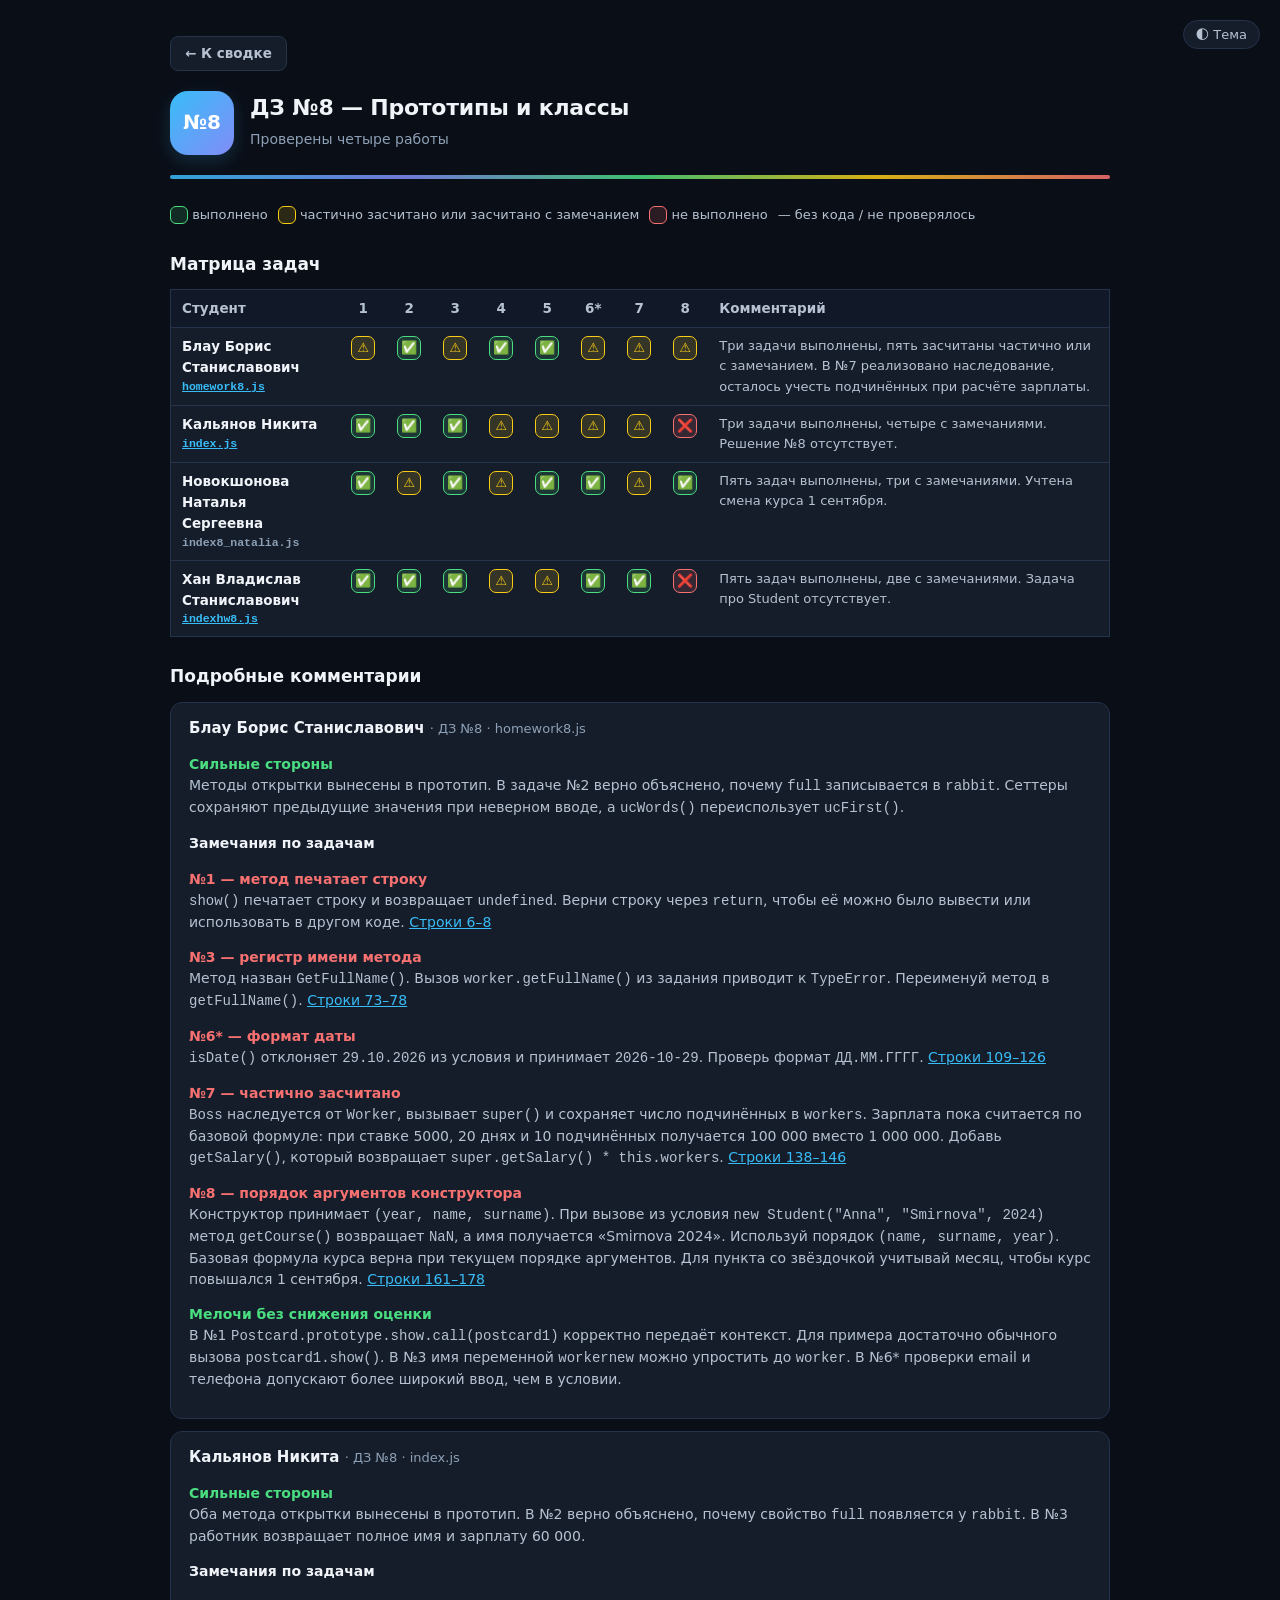
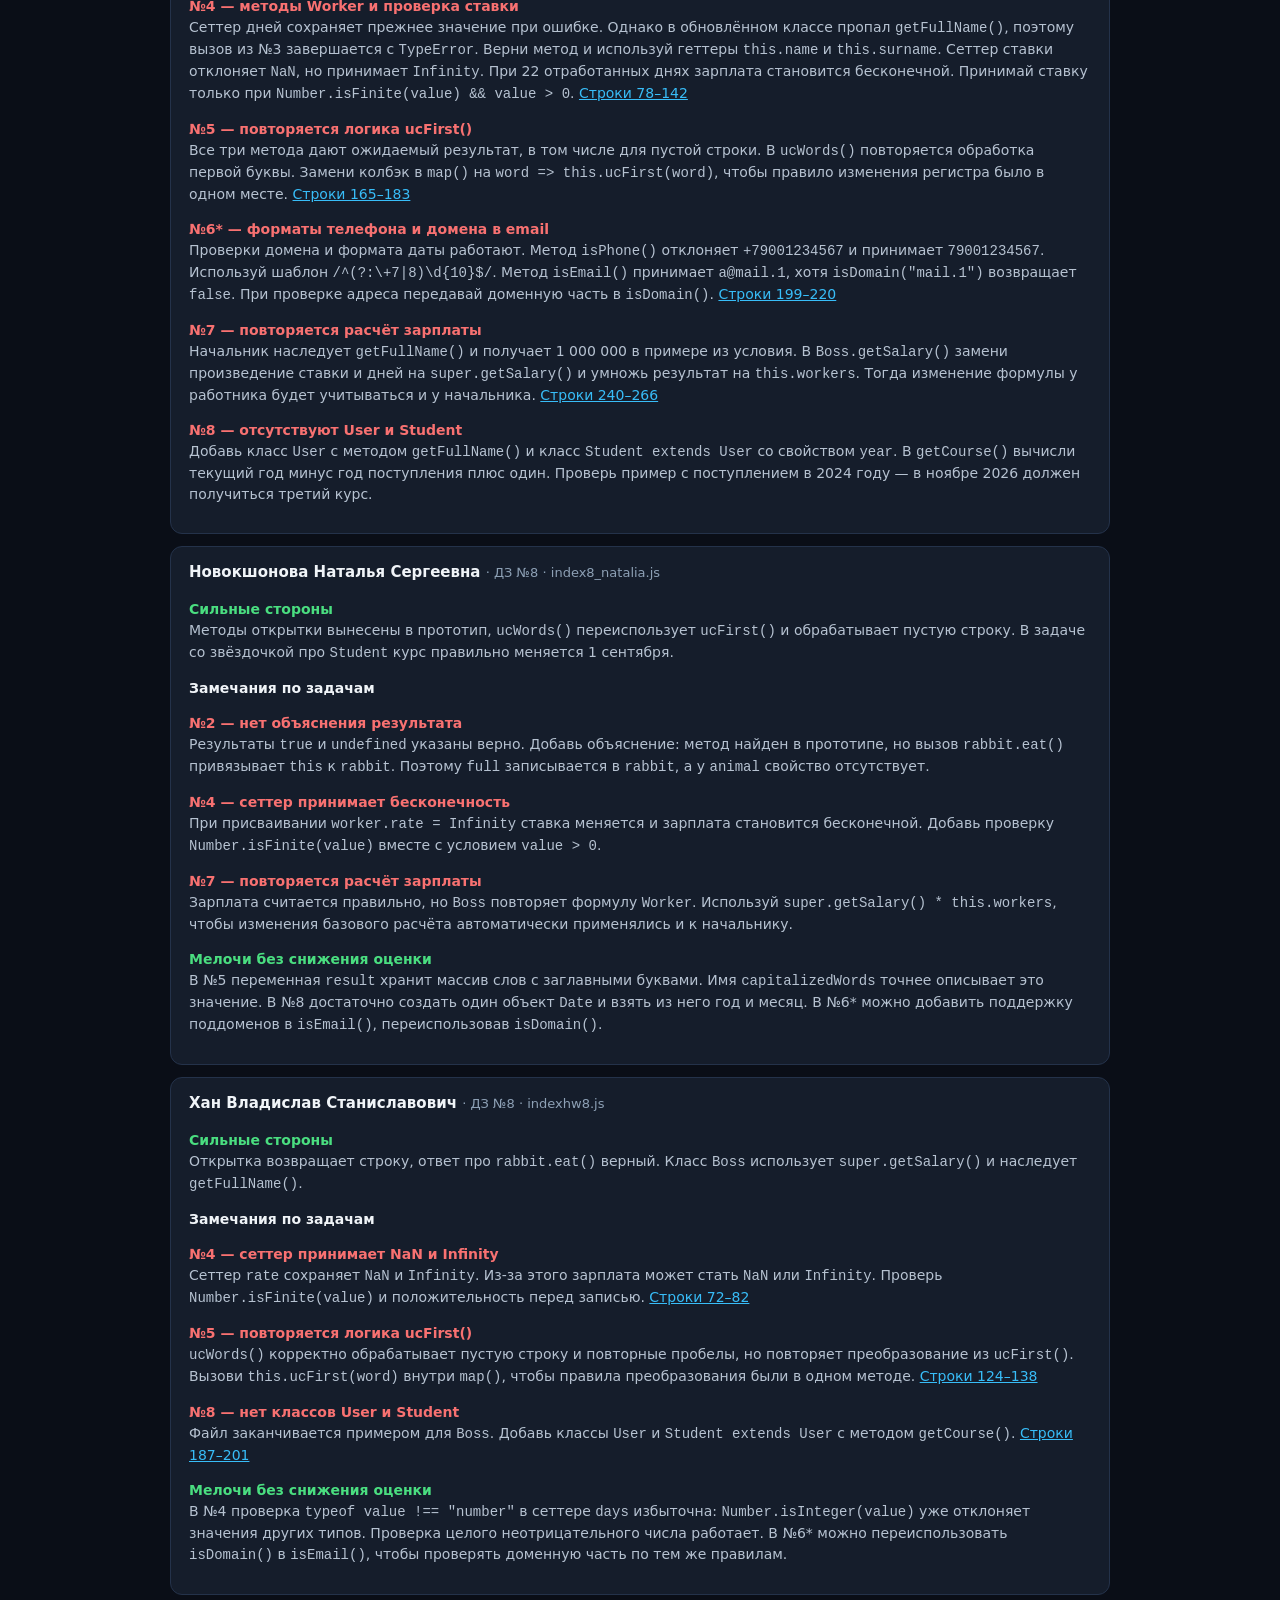
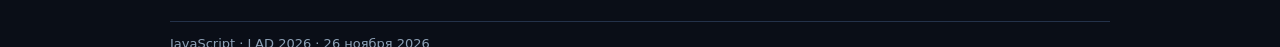
<file: dz8.html>
<!DOCTYPE html>
<html lang="ru">
<head>
<meta charset="UTF-8">
<meta name="viewport" content="width=device-width, initial-scale=1.0">
<title>ДЗ №8 — Ревью JavaScript LAD 2026</title>
<style>
  :root {
    --bg-primary: #0a0e17;
    --bg-secondary: #111827;
    --bg-card: #151d2b;
    --text-primary: #f0f4f8;
    --text-secondary: #b6c2d1;
    --text-muted: #8da0b5;
    --border: #24324a;
    --accent-blue: #38bdf8;
    --accent-purple: #818cf8;
    --accent-green: #4ade80;
    --accent-yellow: #facc15;
    --accent-red: #f87171;
    --code-bg: #0d1220;
    --ok-bg: rgba(74, 222, 128, .14);
    --warn-bg: rgba(250, 204, 21, .14);
    --bad-bg: rgba(248, 113, 113, .14);
    --row-hover: #1a2332;
    --font-sans: system-ui, -apple-system, 'Segoe UI', Roboto, 'Helvetica Neue', sans-serif;
    --font-mono: ui-monospace, 'JetBrains Mono', 'Cascadia Code', Consolas, monospace;
  }
  :root[data-theme="light"] {
    --bg-primary: #f7f9fc;
    --bg-secondary: #eef2f7;
    --bg-card: #ffffff;
    --text-primary: #101828;
    --text-secondary: #344054;
    --text-muted: #667085;
    --border: #d0d5dd;
    --accent-blue: #0b7ecf;
    --accent-purple: #5b21b6;
    --accent-green: #0d8a3d;
    --accent-yellow: #b5740a;
    --accent-red: #c42318;
    --code-bg: #f3f6fa;
    --ok-bg: rgba(13, 138, 61, .10);
    --warn-bg: rgba(181, 116, 10, .10);
    --bad-bg: rgba(196, 35, 24, .10);
    --row-hover: #e6ebf3;
  }
  * { box-sizing: border-box; }
  body {
    margin: 0;
    font-family: var(--font-sans);
    background: var(--bg-primary);
    color: var(--text-primary);
    line-height: 1.55;
  }
  a { color: var(--accent-blue); }
  .sheet { max-width: 980px; margin: 0 auto; padding: 36px 20px; }

  .theme-toggle {
    position: fixed; right: 20px; top: 20px;
    border: 1px solid var(--border); background: var(--bg-card); color: var(--text-secondary);
    border-radius: 999px; padding: 6px 12px; cursor: pointer;
    font-size: 13px; font-family: var(--font-sans);
  }
  .theme-toggle:hover { color: var(--accent-blue); }

  .back-link {
    display: inline-flex; align-items: center; gap: 6px;
    margin: 0 0 20px; padding: 6px 14px; font-size: 13.5px; font-weight: 600;
    color: var(--text-secondary); background: var(--bg-card); border: 1px solid var(--border);
    border-radius: 8px; text-decoration: none; cursor: pointer;
  }
  .back-link:hover { color: var(--accent-blue); }

  .header { display: flex; gap: 16px; align-items: flex-start; }
  .badge {
    flex: 0 0 auto; width: 64px; height: 64px; border-radius: 18px;
    display: flex; align-items: center; justify-content: center;
    font-weight: 800; font-size: 20px; color: #fff;
    background: linear-gradient(135deg, var(--accent-blue), var(--accent-purple));
    box-shadow: 0 6px 18px rgba(56, 189, 248, .18);
  }
  .header-body h1 { font-size: 22px; font-weight: 800; margin: 0 0 4px; letter-spacing: -.01em; }
  .meta { font-size: 14px; color: var(--text-muted); margin: 0; }
  .meta strong { color: var(--text-secondary); font-weight: 600; }
  .header-rule {
    height: 4px; margin: 20px 0 26px;
    background: linear-gradient(90deg, var(--accent-blue), var(--accent-purple),
                var(--accent-green), var(--accent-yellow), var(--accent-red));
    border-radius: 2px; opacity: .85;
  }

  .legend { display: flex; gap: 10px; flex-wrap: wrap; font-size: 13px; color: var(--text-secondary); margin-bottom: 16px; }
  .legend .key { display: inline-block; width: 18px; height: 18px; border-radius: 6px; vertical-align: middle; }
  .legend .key.ok { background: var(--ok-bg); border: 1px solid var(--accent-green); }
  .legend .key.warn { background: var(--warn-bg); border: 1px solid var(--accent-yellow); }
  .legend .key.bad { background: var(--bad-bg); border: 1px solid var(--accent-red); }

  h2.section { display: flex; align-items: center; gap: 10px; font-size: 17px; font-weight: 700; margin: 26px 0 12px; }
  .hint-line { font-size: 13.5px; color: var(--text-muted); margin: 4px 0 14px; }

  .table-scroll { overflow-x: auto; }

  table { width: 100%; border-collapse: collapse; font-size: 13.5px; background: var(--bg-card); border: 1px solid var(--border); }
  th, td { padding: 8px 11px; text-align: left; vertical-align: top; }
  thead th { background: var(--bg-secondary); color: var(--text-secondary); font-weight: 700; border-bottom: 1px solid var(--border); }
  tbody tr { border-bottom: 1px solid var(--border); }
  tbody tr:last-child { border-bottom: none; }
  tbody tr:hover { background: var(--row-hover); }

  td.student { font-weight: 700; }
  td.student .file { display: block; font-size: 11.5px; color: var(--text-muted); font-family: var(--font-mono); }
  th.tsk { width: 46px; text-align: center; }
  td.tsk { text-align: center; }
  td.tsk .st { display: inline-block; width: 24px; height: 24px; line-height: 22px; border-radius: 7px; font-size: 13px; }
  .st.ok   { background: var(--ok-bg);   color: var(--accent-green);  border: 1px solid var(--accent-green); }
  .st.warn { background: var(--warn-bg); color: var(--accent-yellow); border: 1px solid var(--accent-yellow); }
  .st.bad  { background: var(--bad-bg);  color: var(--accent-red);    border: 1px solid var(--accent-red); }
  .st.na   { background: transparent; color: var(--text-muted); border: 1px dashed var(--border); }
  td.comment { min-width: 220px; font-size: 13px; color: var(--text-secondary); }
  td.comment code {
    font-family: var(--font-mono); font-size: .88em;
    background: var(--code-bg); color: var(--accent-blue);
    border: 1px solid var(--border); border-radius: 5px; padding: 0 5px; white-space: nowrap;
  }

  .student-block { background: var(--bg-card); border: 1px solid var(--border); border-radius: 12px; padding: 14px 18px; margin: 12px 0; }
  .student-block h3 { font-size: 15px; font-weight: 700; margin: 0 0 8px; }
  .student-block h3 .who { color: var(--text-primary); }
  .student-block h3 .ctx { color: var(--text-muted); font-weight: 500; font-size: 13px; }
  .student-block h4 { font-size: 14px; margin: 14px 0 0; }
  .student-block p { font-size: 14px; color: var(--text-secondary); line-height: 1.5; }
  pre {
    margin: 8px 0; overflow-x: auto;
    background: var(--code-bg); border: 1px solid var(--border); border-radius: 8px;
    padding: 10px 14px; font-family: var(--font-mono); font-size: 13px; line-height: 1.55;
  }
  pre code { font-family: var(--font-mono); color: var(--text-primary); }
  .note-title { font-weight: 700; color: var(--accent-red); }
  .note-title.strong { color: var(--accent-green); }

  footer { margin-top: 26px; padding-top: 12px; border-top: 1px solid var(--border); font-size: 13px; color: var(--text-muted); }
</style>
</head>
<body>

<div class="sheet">
  <button class="theme-toggle" id="themeToggle" type="button" title="Переключить тему">🌓 Тема</button>

  <a class="back-link" href="review.html">← К сводке</a>

  <header class="header">
    <div class="badge">№8</div>
    <div class="header-body">
      <h1>ДЗ №8 — Прототипы и классы</h1>
      <p class="meta">Проверены четыре работы</p>
    </div>
  </header>
  <div class="header-rule"></div>

  <div class="legend">
    <span><span class="key ok"></span> выполнено</span>
    <span><span class="key warn"></span> частично засчитано или засчитано с замечанием</span>
    <span><span class="key bad"></span> не выполнено</span>
    <span>— без кода / не проверялось</span>
  </div>

  <h2 class="section">Матрица задач</h2>
  <div class="table-scroll">
    <table>
      <thead>
        <tr>
          <th scope="col">Студент</th>
          <th scope="col" class="tsk" title="Открытка" aria-label="1. Открытка">1</th>
          <th scope="col" class="tsk" title="Вызов rabbit.eat()" aria-label="2. Вызов rabbit.eat()">2</th>
          <th scope="col" class="tsk" title="Класс Worker" aria-label="3. Класс Worker">3</th>
          <th scope="col" class="tsk" title="Геттеры и сеттеры rate и days" aria-label="4. Геттеры и сеттеры rate и days">4</th>
          <th scope="col" class="tsk" title="Класс MyString" aria-label="5. Класс MyString">5</th>
          <th scope="col" class="tsk" title="Класс Validator (со звёздочкой)" aria-label="6*. Класс Validator (со звёздочкой)">6*</th>
          <th scope="col" class="tsk" title="Класс Boss" aria-label="7. Класс Boss">7</th>
          <th scope="col" class="tsk" title="Класс Student" aria-label="8. Класс Student">8</th>
          <th scope="col">Комментарий</th>
        </tr>
      </thead>
      <tbody>
        <tr>
          <td class="student">Блау Борис Станиславович<span class="file"><a href="https://github.com/blau333/LAD-homeworks/blob/8108cd51ae43d02f74344bb4048f40cb9abe300f/homework8.js">homework8.js</a></span></td>
          <td class="tsk"><span class="st warn" title="Есть замечание · show() возвращает undefined">⚠️</span></td>
          <td class="tsk"><span class="st ok" title="Выполнено">✅</span></td>
          <td class="tsk"><span class="st warn" title="Есть замечание · GetFullName() объявлен с заглавной буквы">⚠️</span></td>
          <td class="tsk"><span class="st ok" title="Выполнено">✅</span></td>
          <td class="tsk"><span class="st ok" title="Выполнено">✅</span></td>
          <td class="tsk"><span class="st warn" title="Есть замечание · isDate() отклоняет дату в формате из условия">⚠️</span></td>
          <td class="tsk"><span class="st warn" title="Частично засчитано · Boss наследуется от Worker и хранит workers. Зарплата пока не учитывает число подчинённых">⚠️</span></td>
          <td class="tsk"><span class="st warn" title="Есть замечание · Порядок аргументов конструктора расходится с примером">⚠️</span></td>
          <td class="comment">Три задачи выполнены, пять засчитаны частично или с замечанием. В №7 реализовано наследование, осталось учесть подчинённых при расчёте зарплаты.</td>
        </tr>
        <tr>
          <td class="student">Кальянов Никита<span class="file"><a href="https://github.com/KalyanovNikita/HomeWork8/blob/b7750f84f824332031bb1a93d7f0d2663c4b7a21/index.js">index.js</a></span></td>
          <td class="tsk"><span class="st ok" title="Выполнено">✅</span></td>
          <td class="tsk"><span class="st ok" title="Выполнено">✅</span></td>
          <td class="tsk"><span class="st ok" title="Выполнено">✅</span></td>
          <td class="tsk"><span class="st warn" title="Отсутствует getFullName(), ставка принимает Infinity">⚠️</span></td>
          <td class="tsk"><span class="st warn" title="ucWords() повторяет логику ucFirst()">⚠️</span></td>
          <td class="tsk"><span class="st warn" title="Ошибки в проверке телефона и домена в email">⚠️</span></td>
          <td class="tsk"><span class="st warn" title="Верный результат, повторяется формула Worker">⚠️</span></td>
          <td class="tsk"><span class="st bad" title="Классы User и Student отсутствуют">❌</span></td>
          <td class="comment">Три задачи выполнены, четыре с замечаниями. Решение №8 отсутствует.</td>
        </tr>
        <tr>
          <td class="student">Новокшонова Наталья Сергеевна<span class="file">index8_natalia.js</span></td>
          <td class="tsk"><span class="st ok" title="Выполнено">✅</span></td>
          <td class="tsk"><span class="st warn" title="Вывод верный, но не объяснено, почему this указывает на rabbit">⚠️</span></td>
          <td class="tsk"><span class="st ok" title="Выполнено">✅</span></td>
          <td class="tsk"><span class="st warn" title="Сеттер rate принимает Infinity">⚠️</span></td>
          <td class="tsk"><span class="st ok" title="Выполнено">✅</span></td>
          <td class="tsk"><span class="st ok" title="Выполнено">✅</span></td>
          <td class="tsk"><span class="st warn" title="Зарплата верна, но Boss дублирует базовый расчёт Worker">⚠️</span></td>
          <td class="tsk"><span class="st ok" title="Выполнено · курс меняется 1 сентября">✅</span></td>
          <td class="comment">Пять задач выполнены, три с замечаниями. Учтена смена курса 1 сентября.</td>
        </tr>
        <tr>
          <td class="student">Хан Владислав Станиславович<span class="file"><a href="https://github.com/vlkha3/Homeworks/blob/3f3322dcc2ef3f32a89f9441762a4f656895c35d/js/indexhw8.js">indexhw8.js</a></span></td>
          <td class="tsk"><span class="st ok" title="Выполнено">✅</span></td>
          <td class="tsk"><span class="st ok" title="Выполнено">✅</span></td>
          <td class="tsk"><span class="st ok" title="Выполнено">✅</span></td>
          <td class="tsk"><span class="st warn" title="Есть замечание · Сеттер rate принимает NaN и Infinity">⚠️</span></td>
          <td class="tsk"><span class="st warn" title="Есть замечание · ucWords() дублирует логику ucFirst()">⚠️</span></td>
          <td class="tsk"><span class="st ok" title="Выполнено">✅</span></td>
          <td class="tsk"><span class="st ok" title="Выполнено">✅</span></td>
          <td class="tsk"><span class="st bad" title="Не выполнено · Классы User и Student отсутствуют">❌</span></td>
          <td class="comment">Пять задач выполнены, две с замечаниями. Задача про Student отсутствует.</td>
        </tr>
      </tbody>
    </table>
  </div>

  <h2 class="section">Подробные комментарии</h2>
  <div class="student-block">
    <h3>Блау Борис Станиславович <span class="ctx">· ДЗ №8 · homework8.js</span></h3>
    <p><span class="note-title strong">Сильные стороны</span><br>Методы открытки вынесены в прототип. В задаче №2 верно объяснено, почему <code>full</code> записывается в <code>rabbit</code>. Сеттеры сохраняют предыдущие значения при неверном вводе, а <code>ucWords()</code> переиспользует <code>ucFirst()</code>.</p>
    <h4>Замечания по задачам</h4>
    <p><span class="note-title">№1 — метод печатает строку</span><br><code>show()</code> печатает строку и возвращает <code>undefined</code>. Верни строку через <code>return</code>, чтобы её можно было вывести или использовать в другом коде. <a href="https://github.com/blau333/LAD-homeworks/blob/8108cd51ae43d02f74344bb4048f40cb9abe300f/homework8.js#L6-L8">Строки 6–8</a></p>
    <p><span class="note-title">№3 — регистр имени метода</span><br>Метод назван <code>GetFullName()</code>. Вызов <code>worker.getFullName()</code> из задания приводит к <code>TypeError</code>. Переименуй метод в <code>getFullName()</code>. <a href="https://github.com/blau333/LAD-homeworks/blob/8108cd51ae43d02f74344bb4048f40cb9abe300f/homework8.js#L73-L78">Строки 73–78</a></p>
    <p><span class="note-title">№6* — формат даты</span><br><code>isDate()</code> отклоняет <code>29.10.2026</code> из условия и принимает <code>2026-10-29</code>. Проверь формат <code>ДД.ММ.ГГГГ</code>. <a href="https://github.com/blau333/LAD-homeworks/blob/8108cd51ae43d02f74344bb4048f40cb9abe300f/homework8.js#L109-L126">Строки 109–126</a></p>
    <p><span class="note-title">№7 — частично засчитано</span><br><code>Boss</code> наследуется от <code>Worker</code>, вызывает <code>super()</code> и сохраняет число подчинённых в <code>workers</code>. Зарплата пока считается по базовой формуле: при ставке 5000, 20 днях и 10 подчинённых получается 100 000 вместо 1 000 000. Добавь <code>getSalary()</code>, который возвращает <code>super.getSalary() * this.workers</code>. <a href="https://github.com/blau333/LAD-homeworks/blob/8108cd51ae43d02f74344bb4048f40cb9abe300f/homework8.js#L138-L146">Строки 138–146</a></p>
    <p><span class="note-title">№8 — порядок аргументов конструктора</span><br>Конструктор принимает <code>(year, name, surname)</code>. При вызове из условия <code>new Student("Anna", "Smirnova", 2024)</code> метод <code>getCourse()</code> возвращает <code>NaN</code>, а имя получается «Smirnova 2024». Используй порядок <code>(name, surname, year)</code>. Базовая формула курса верна при текущем порядке аргументов. Для пункта со звёздочкой учитывай месяц, чтобы курс повышался 1 сентября. <a href="https://github.com/blau333/LAD-homeworks/blob/8108cd51ae43d02f74344bb4048f40cb9abe300f/homework8.js#L161-L178">Строки 161–178</a></p>
    <p><span class="note-title strong">Мелочи без снижения оценки</span><br>В №1 <code>Postcard.prototype.show.call(postcard1)</code> корректно передаёт контекст. Для примера достаточно обычного вызова <code>postcard1.show()</code>. В №3 имя переменной <code>workernew</code> можно упростить до <code>worker</code>. В №6* проверки email и телефона допускают более широкий ввод, чем в условии.</p>
  </div>
  <div class="student-block">
    <h3>Кальянов Никита <span class="ctx">· ДЗ №8 · index.js</span></h3>
    <p><span class="note-title strong">Сильные стороны</span><br>Оба метода открытки вынесены в прототип. В №2 верно объяснено, почему свойство <code>full</code> появляется у <code>rabbit</code>. В №3 работник возвращает полное имя и зарплату 60 000.</p>
    <h4>Замечания по задачам</h4>
    <p><span class="note-title">№4 — методы Worker и проверка ставки</span><br>Сеттер дней сохраняет прежнее значение при ошибке. Однако в обновлённом классе пропал <code>getFullName()</code>, поэтому вызов из №3 завершается с <code>TypeError</code>. Верни метод и используй геттеры <code>this.name</code> и <code>this.surname</code>. Сеттер ставки отклоняет <code>NaN</code>, но принимает <code>Infinity</code>. При 22 отработанных днях зарплата становится бесконечной. Принимай ставку только при <code>Number.isFinite(value) &amp;&amp; value &gt; 0</code>. <a href="https://github.com/KalyanovNikita/HomeWork8/blob/b7750f84f824332031bb1a93d7f0d2663c4b7a21/index.js#L78-L142">Строки 78–142</a></p>
    <p><span class="note-title">№5 — повторяется логика ucFirst()</span><br>Все три метода дают ожидаемый результат, в том числе для пустой строки. В <code>ucWords()</code> повторяется обработка первой буквы. Замени колбэк в <code>map()</code> на <code>word =&gt; this.ucFirst(word)</code>, чтобы правило изменения регистра было в одном месте. <a href="https://github.com/KalyanovNikita/HomeWork8/blob/b7750f84f824332031bb1a93d7f0d2663c4b7a21/index.js#L165-L183">Строки 165–183</a></p>
    <p><span class="note-title">№6* — форматы телефона и домена в email</span><br>Проверки домена и формата даты работают. Метод <code>isPhone()</code> отклоняет <code>+79001234567</code> и принимает <code>79001234567</code>. Используй шаблон <code>/^(?:\+7|8)\d{10}$/</code>. Метод <code>isEmail()</code> принимает <code>a@mail.1</code>, хотя <code>isDomain("mail.1")</code> возвращает <code>false</code>. При проверке адреса передавай доменную часть в <code>isDomain()</code>. <a href="https://github.com/KalyanovNikita/HomeWork8/blob/b7750f84f824332031bb1a93d7f0d2663c4b7a21/index.js#L199-L220">Строки 199–220</a></p>
    <p><span class="note-title">№7 — повторяется расчёт зарплаты</span><br>Начальник наследует <code>getFullName()</code> и получает 1 000 000 в примере из условия. В <code>Boss.getSalary()</code> замени произведение ставки и дней на <code>super.getSalary()</code> и умножь результат на <code>this.workers</code>. Тогда изменение формулы у работника будет учитываться и у начальника. <a href="https://github.com/KalyanovNikita/HomeWork8/blob/b7750f84f824332031bb1a93d7f0d2663c4b7a21/index.js#L240-L266">Строки 240–266</a></p>
    <p><span class="note-title">№8 — отсутствуют User и Student</span><br>Добавь класс <code>User</code> с методом <code>getFullName()</code> и класс <code>Student extends User</code> со свойством <code>year</code>. В <code>getCourse()</code> вычисли текущий год минус год поступления плюс один. Проверь пример с поступлением в 2024 году — в ноябре 2026 должен получиться третий курс.</p>
  </div>
  <div class="student-block">
    <h3>Новокшонова Наталья Сергеевна <span class="ctx">· ДЗ №8 · index8_natalia.js</span></h3>
    <p><span class="note-title strong">Сильные стороны</span><br>Методы открытки вынесены в прототип, <code>ucWords()</code> переиспользует <code>ucFirst()</code> и обрабатывает пустую строку. В задаче со звёздочкой про <code>Student</code> курс правильно меняется 1 сентября.</p>
    <h4>Замечания по задачам</h4>
    <p><span class="note-title">№2 — нет объяснения результата</span><br>Результаты <code>true</code> и <code>undefined</code> указаны верно. Добавь объяснение: метод найден в прототипе, но вызов <code>rabbit.eat()</code> привязывает <code>this</code> к <code>rabbit</code>. Поэтому <code>full</code> записывается в <code>rabbit</code>, а у <code>animal</code> свойство отсутствует.</p>
    <p><span class="note-title">№4 — сеттер принимает бесконечность</span><br>При присваивании <code>worker.rate = Infinity</code> ставка меняется и зарплата становится бесконечной. Добавь проверку <code>Number.isFinite(value)</code> вместе с условием <code>value &gt; 0</code>.</p>
    <p><span class="note-title">№7 — повторяется расчёт зарплаты</span><br>Зарплата считается правильно, но <code>Boss</code> повторяет формулу <code>Worker</code>. Используй <code>super.getSalary() * this.workers</code>, чтобы изменения базового расчёта автоматически применялись и к начальнику.</p>
    <p><span class="note-title strong">Мелочи без снижения оценки</span><br>В №5 переменная <code>result</code> хранит массив слов с заглавными буквами. Имя <code>capitalizedWords</code> точнее описывает это значение. В №8 достаточно создать один объект <code>Date</code> и взять из него год и месяц. В №6* можно добавить поддержку поддоменов в <code>isEmail()</code>, переиспользовав <code>isDomain()</code>.</p>
  </div>
  <div class="student-block">
    <h3>Хан Владислав Станиславович <span class="ctx">· ДЗ №8 · indexhw8.js</span></h3>
    <p><span class="note-title strong">Сильные стороны</span><br>Открытка возвращает строку, ответ про <code>rabbit.eat()</code> верный. Класс <code>Boss</code> использует <code>super.getSalary()</code> и наследует <code>getFullName()</code>.</p>
    <h4>Замечания по задачам</h4>
    <p><span class="note-title">№4 — сеттер принимает NaN и Infinity</span><br>Сеттер <code>rate</code> сохраняет <code>NaN</code> и <code>Infinity</code>. Из-за этого зарплата может стать <code>NaN</code> или <code>Infinity</code>. Проверь <code>Number.isFinite(value)</code> и положительность перед записью. <a href="https://github.com/vlkha3/Homeworks/blob/3f3322dcc2ef3f32a89f9441762a4f656895c35d/js/indexhw8.js#L72-L82">Строки 72–82</a></p>
    <p><span class="note-title">№5 — повторяется логика ucFirst()</span><br><code>ucWords()</code> корректно обрабатывает пустую строку и повторные пробелы, но повторяет преобразование из <code>ucFirst()</code>. Вызови <code>this.ucFirst(word)</code> внутри <code>map()</code>, чтобы правила преобразования были в одном методе. <a href="https://github.com/vlkha3/Homeworks/blob/3f3322dcc2ef3f32a89f9441762a4f656895c35d/js/indexhw8.js#L124-L138">Строки 124–138</a></p>
    <p><span class="note-title">№8 — нет классов User и Student</span><br>Файл заканчивается примером для <code>Boss</code>. Добавь классы <code>User</code> и <code>Student extends User</code> с методом <code>getCourse()</code>. <a href="https://github.com/vlkha3/Homeworks/blob/3f3322dcc2ef3f32a89f9441762a4f656895c35d/js/indexhw8.js#L187-L201">Строки 187–201</a></p>
    <p><span class="note-title strong">Мелочи без снижения оценки</span><br>В №4 проверка <code>typeof value !== "number"</code> в сеттере <code>days</code> избыточна: <code>Number.isInteger(value)</code> уже отклоняет значения других типов. Проверка целого неотрицательного числа работает. В №6* можно переиспользовать <code>isDomain()</code> в <code>isEmail()</code>, чтобы проверять доменную часть по тем же правилам.</p>
  </div>

  <footer>JavaScript · LAD 2026 · 26 ноября 2026</footer>
</div>

<script>
  (function () {
    var btn = document.getElementById('themeToggle');
    var root = document.documentElement;
    function apply(t) {
      root.dataset.theme = t;
      try { localStorage.setItem('hw-review-dz8-theme', t); } catch (e) {}
    }
    var saved = null;
    try { saved = localStorage.getItem('hw-review-dz8-theme'); } catch (e) {}
    if (saved === 'light') apply('light');
    btn.addEventListener('click', function () {
      apply(root.dataset.theme === 'light' ? 'dark' : 'light');
    });
  })();
</script>
</body>
</html>
</file>
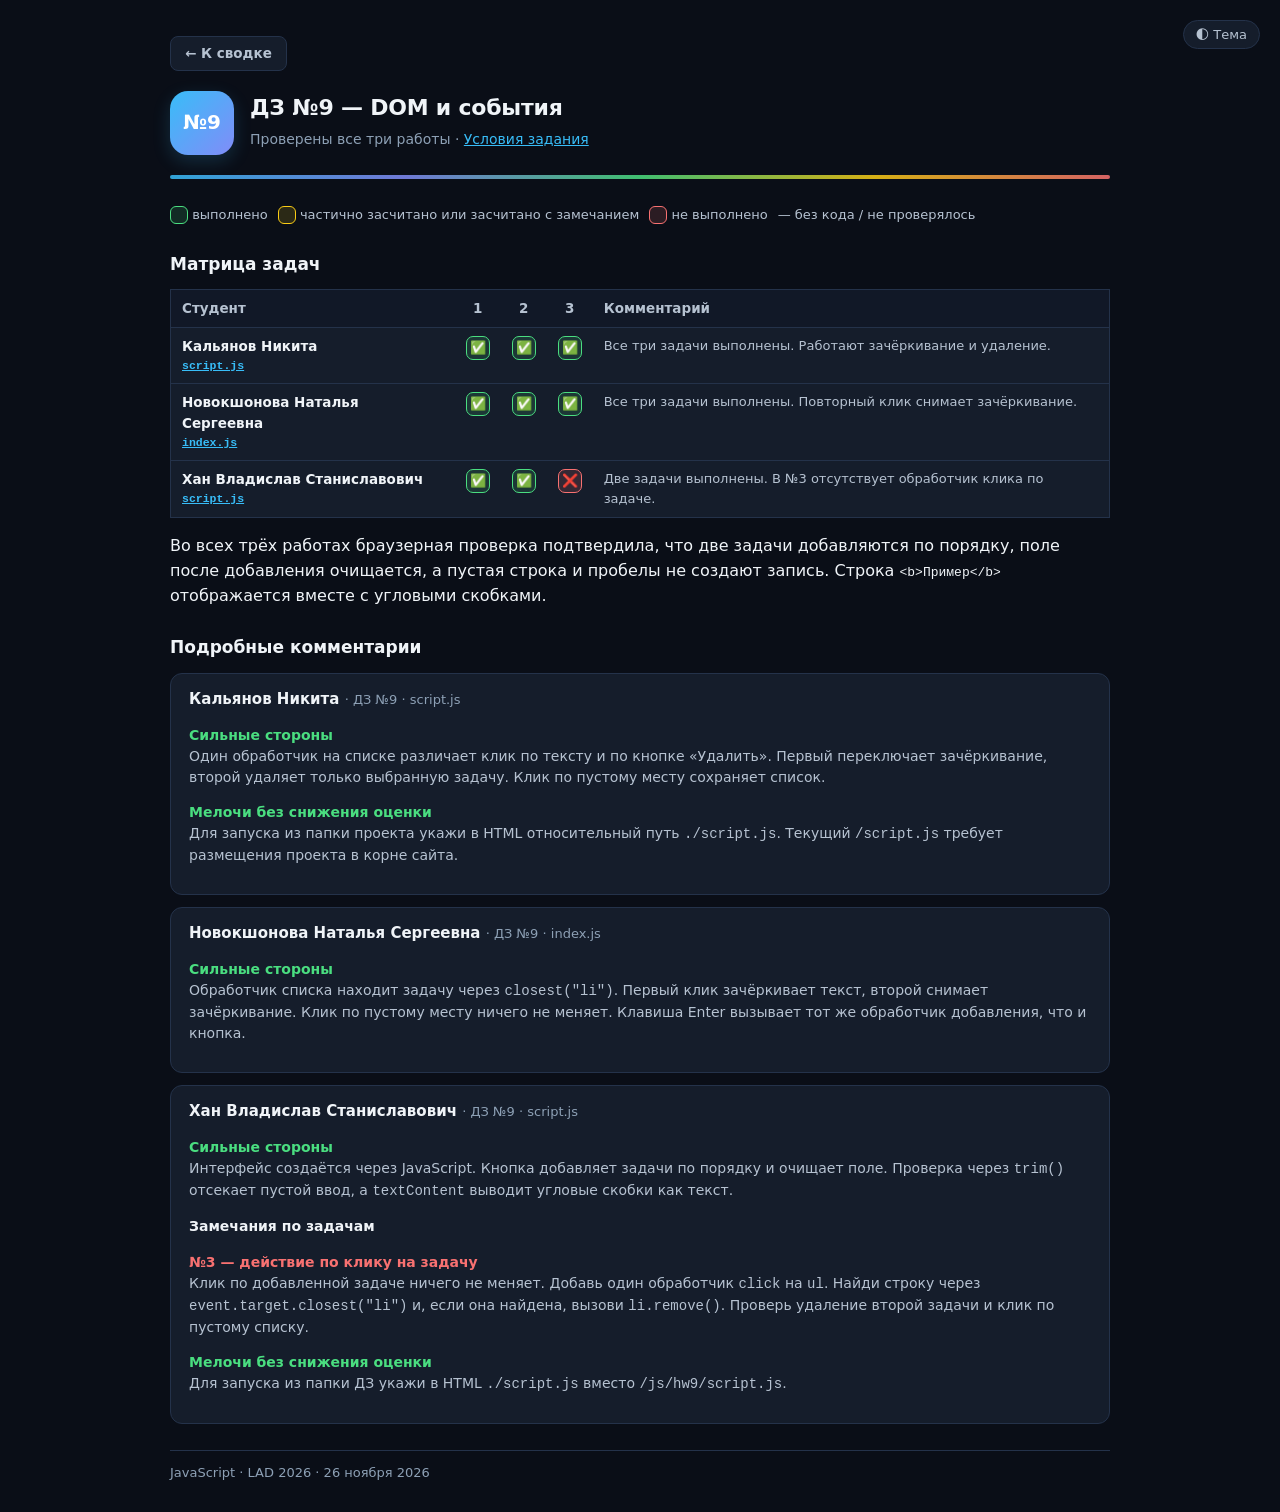
<file: dz9.html>
<!DOCTYPE html>
<html lang="ru">
<head>
<meta charset="UTF-8">
<meta name="viewport" content="width=device-width, initial-scale=1.0">
<title>ДЗ №9 — Ревью JavaScript LAD 2026</title>
<style>
  :root {
    --bg-primary: #0a0e17;
    --bg-secondary: #111827;
    --bg-card: #151d2b;
    --text-primary: #f0f4f8;
    --text-secondary: #b6c2d1;
    --text-muted: #8da0b5;
    --border: #24324a;
    --accent-blue: #38bdf8;
    --accent-purple: #818cf8;
    --accent-green: #4ade80;
    --accent-yellow: #facc15;
    --accent-red: #f87171;
    --code-bg: #0d1220;
    --ok-bg: rgba(74, 222, 128, .14);
    --warn-bg: rgba(250, 204, 21, .14);
    --bad-bg: rgba(248, 113, 113, .14);
    --row-hover: #1a2332;
    --font-sans: system-ui, -apple-system, 'Segoe UI', Roboto, 'Helvetica Neue', sans-serif;
    --font-mono: ui-monospace, 'JetBrains Mono', 'Cascadia Code', Consolas, monospace;
  }
  :root[data-theme="light"] {
    --bg-primary: #f7f9fc;
    --bg-secondary: #eef2f7;
    --bg-card: #ffffff;
    --text-primary: #101828;
    --text-secondary: #344054;
    --text-muted: #667085;
    --border: #d0d5dd;
    --accent-blue: #0b7ecf;
    --accent-purple: #5b21b6;
    --accent-green: #0d8a3d;
    --accent-yellow: #b5740a;
    --accent-red: #c42318;
    --code-bg: #f3f6fa;
    --ok-bg: rgba(13, 138, 61, .10);
    --warn-bg: rgba(181, 116, 10, .10);
    --bad-bg: rgba(196, 35, 24, .10);
    --row-hover: #e6ebf3;
  }
  * { box-sizing: border-box; }
  body {
    margin: 0;
    font-family: var(--font-sans);
    background: var(--bg-primary);
    color: var(--text-primary);
    line-height: 1.55;
  }
  a { color: var(--accent-blue); }
  .sheet { max-width: 980px; margin: 0 auto; padding: 36px 20px; }

  .theme-toggle {
    position: fixed; right: 20px; top: 20px;
    border: 1px solid var(--border); background: var(--bg-card); color: var(--text-secondary);
    border-radius: 999px; padding: 6px 12px; cursor: pointer;
    font-size: 13px; font-family: var(--font-sans);
  }
  .theme-toggle:hover { color: var(--accent-blue); }

  .back-link {
    display: inline-flex; align-items: center; gap: 6px;
    margin: 0 0 20px; padding: 6px 14px; font-size: 13.5px; font-weight: 600;
    color: var(--text-secondary); background: var(--bg-card); border: 1px solid var(--border);
    border-radius: 8px; text-decoration: none; cursor: pointer;
  }
  .back-link:hover { color: var(--accent-blue); }

  .header { display: flex; gap: 16px; align-items: flex-start; }
  .badge {
    flex: 0 0 auto; width: 64px; height: 64px; border-radius: 18px;
    display: flex; align-items: center; justify-content: center;
    font-weight: 800; font-size: 20px; color: #fff;
    background: linear-gradient(135deg, var(--accent-blue), var(--accent-purple));
    box-shadow: 0 6px 18px rgba(56, 189, 248, .18);
  }
  .header-body h1 { font-size: 22px; font-weight: 800; margin: 0 0 4px; letter-spacing: -.01em; }
  .meta { font-size: 14px; color: var(--text-muted); margin: 0; }
  .meta strong { color: var(--text-secondary); font-weight: 600; }
  .header-rule {
    height: 4px; margin: 20px 0 26px;
    background: linear-gradient(90deg, var(--accent-blue), var(--accent-purple),
                var(--accent-green), var(--accent-yellow), var(--accent-red));
    border-radius: 2px; opacity: .85;
  }

  .legend { display: flex; gap: 10px; flex-wrap: wrap; font-size: 13px; color: var(--text-secondary); margin-bottom: 16px; }
  .legend .key { display: inline-block; width: 18px; height: 18px; border-radius: 6px; vertical-align: middle; }
  .legend .key.ok { background: var(--ok-bg); border: 1px solid var(--accent-green); }
  .legend .key.warn { background: var(--warn-bg); border: 1px solid var(--accent-yellow); }
  .legend .key.bad { background: var(--bad-bg); border: 1px solid var(--accent-red); }

  h2.section { display: flex; align-items: center; gap: 10px; font-size: 17px; font-weight: 700; margin: 26px 0 12px; }
  .hint-line { font-size: 13.5px; color: var(--text-muted); margin: 4px 0 14px; }

  .table-scroll { overflow-x: auto; }

  table { width: 100%; border-collapse: collapse; font-size: 13.5px; background: var(--bg-card); border: 1px solid var(--border); }
  th, td { padding: 8px 11px; text-align: left; vertical-align: top; }
  thead th { background: var(--bg-secondary); color: var(--text-secondary); font-weight: 700; border-bottom: 1px solid var(--border); }
  tbody tr { border-bottom: 1px solid var(--border); }
  tbody tr:last-child { border-bottom: none; }
  tbody tr:hover { background: var(--row-hover); }

  td.student { font-weight: 700; }
  td.student .file { display: block; font-size: 11.5px; color: var(--text-muted); font-family: var(--font-mono); }
  th.tsk { width: 46px; text-align: center; }
  td.tsk { text-align: center; }
  td.tsk .st { display: inline-block; width: 24px; height: 24px; line-height: 22px; border-radius: 7px; font-size: 13px; }
  .st.ok   { background: var(--ok-bg);   color: var(--accent-green);  border: 1px solid var(--accent-green); }
  .st.warn { background: var(--warn-bg); color: var(--accent-yellow); border: 1px solid var(--accent-yellow); }
  .st.bad  { background: var(--bad-bg);  color: var(--accent-red);    border: 1px solid var(--accent-red); }
  .st.na   { background: transparent; color: var(--text-muted); border: 1px dashed var(--border); }
  td.comment { min-width: 220px; font-size: 13px; color: var(--text-secondary); }
  td.comment code {
    font-family: var(--font-mono); font-size: .88em;
    background: var(--code-bg); color: var(--accent-blue);
    border: 1px solid var(--border); border-radius: 5px; padding: 0 5px; white-space: nowrap;
  }

  .student-block { background: var(--bg-card); border: 1px solid var(--border); border-radius: 12px; padding: 14px 18px; margin: 12px 0; }
  .student-block h3 { font-size: 15px; font-weight: 700; margin: 0 0 8px; }
  .student-block h3 .who { color: var(--text-primary); }
  .student-block h3 .ctx { color: var(--text-muted); font-weight: 500; font-size: 13px; }
  .student-block h4 { font-size: 14px; margin: 14px 0 0; }
  .student-block p { font-size: 14px; color: var(--text-secondary); line-height: 1.5; }
  pre {
    margin: 8px 0; overflow-x: auto;
    background: var(--code-bg); border: 1px solid var(--border); border-radius: 8px;
    padding: 10px 14px; font-family: var(--font-mono); font-size: 13px; line-height: 1.55;
  }
  pre code { font-family: var(--font-mono); color: var(--text-primary); }
  .note-title { font-weight: 700; color: var(--accent-red); }
  .note-title.strong { color: var(--accent-green); }

  footer { margin-top: 26px; padding-top: 12px; border-top: 1px solid var(--border); font-size: 13px; color: var(--text-muted); }
</style>
</head>
<body>

<div class="sheet">
  <button class="theme-toggle" id="themeToggle" type="button" title="Переключить тему">🌓 Тема</button>

  <a class="back-link" href="review.html">← К сводке</a>

  <header class="header">
    <div class="badge">№9</div>
    <div class="header-body">
      <h1>ДЗ №9 — DOM и события</h1>
      <p class="meta">Проверены все три работы · <a href="home_works/hw9/9_BaseJS.html">Условия задания</a></p>
    </div>
  </header>
  <div class="header-rule"></div>

  <div class="legend">
    <span><span class="key ok"></span> выполнено</span>
    <span><span class="key warn"></span> частично засчитано или засчитано с замечанием</span>
    <span><span class="key bad"></span> не выполнено</span>
    <span>— без кода / не проверялось</span>
  </div>

  <h2 class="section">Матрица задач</h2>
  <div class="table-scroll">
    <table>
      <thead>
        <tr>
          <th scope="col">Студент</th>
          <th scope="col" class="tsk" title="Создание интерфейса через JavaScript" aria-label="1. Создание интерфейса через JavaScript">1</th>
          <th scope="col" class="tsk" title="Добавление задач в список" aria-label="2. Добавление задач в список">2</th>
          <th scope="col" class="tsk" title="Удаление или зачёркивание через делегирование событий" aria-label="3. Удаление или зачёркивание через делегирование событий">3</th>
          <th scope="col">Комментарий</th>
        </tr>
      </thead>
      <tbody>
        <tr>
          <td class="student">Кальянов Никита<span class="file"><a href="https://github.com/KalyanovNikita/HomeWork9-To-Do-List-/blob/89c957ba625f52c857ff68eabc0e30e8924096ac/script.js">script.js</a></span></td>
          <td class="tsk"><span class="st ok" title="Выполнено">✅</span></td>
          <td class="tsk"><span class="st ok" title="Выполнено">✅</span></td>
          <td class="tsk"><span class="st ok" title="Выполнено">✅</span></td>
          <td class="comment">Все три задачи выполнены. Работают зачёркивание и удаление.</td>
        </tr>
        <tr>
          <td class="student">Новокшонова Наталья Сергеевна<span class="file"><a href="home_works/hw9/natalia/index.js">index.js</a></span></td>
          <td class="tsk"><span class="st ok" title="Выполнено">✅</span></td>
          <td class="tsk"><span class="st ok" title="Выполнено">✅</span></td>
          <td class="tsk"><span class="st ok" title="Выполнено">✅</span></td>
          <td class="comment">Все три задачи выполнены. Повторный клик снимает зачёркивание.</td>
        </tr>
        <tr>
          <td class="student">Хан Владислав Станиславович<span class="file"><a href="https://github.com/vlkha3/Homeworks/blob/7a4db521c801b4c238a1a27724ea780f57a6417b/js/hw9/script.js">script.js</a></span></td>
          <td class="tsk"><span class="st ok" title="Выполнено">✅</span></td>
          <td class="tsk"><span class="st ok" title="Выполнено">✅</span></td>
          <td class="tsk"><span class="st bad" title="Обработчик клика на списке отсутствует">❌</span></td>
          <td class="comment">Две задачи выполнены. В №3 отсутствует обработчик клика по задаче.</td>
        </tr>
      </tbody>
    </table>
  </div>
  <p>Во всех трёх работах браузерная проверка подтвердила, что две задачи добавляются по порядку, поле после добавления очищается, а пустая строка и пробелы не создают запись. Строка <code>&lt;b&gt;Пример&lt;/b&gt;</code> отображается вместе с угловыми скобками.</p>
  <h2 class="section">Подробные комментарии</h2>
  <div class="student-block">
    <h3>Кальянов Никита <span class="ctx">· ДЗ №9 · script.js</span></h3>
    <p><span class="note-title strong">Сильные стороны</span><br>Один обработчик на списке различает клик по тексту и по кнопке «Удалить». Первый переключает зачёркивание, второй удаляет только выбранную задачу. Клик по пустому месту сохраняет список.</p>
    <p><span class="note-title strong">Мелочи без снижения оценки</span><br>Для запуска из папки проекта укажи в HTML относительный путь <code>./script.js</code>. Текущий <code>/script.js</code> требует размещения проекта в корне сайта.</p>
  </div>
  <div class="student-block">
    <h3>Новокшонова Наталья Сергеевна <span class="ctx">· ДЗ №9 · index.js</span></h3>
    <p><span class="note-title strong">Сильные стороны</span><br>Обработчик списка находит задачу через <code>closest("li")</code>. Первый клик зачёркивает текст, второй снимает зачёркивание. Клик по пустому месту ничего не меняет. Клавиша Enter вызывает тот же обработчик добавления, что и кнопка.</p>
  </div>
  <div class="student-block">
    <h3>Хан Владислав Станиславович <span class="ctx">· ДЗ №9 · script.js</span></h3>
    <p><span class="note-title strong">Сильные стороны</span><br>Интерфейс создаётся через JavaScript. Кнопка добавляет задачи по порядку и очищает поле. Проверка через <code>trim()</code> отсекает пустой ввод, а <code>textContent</code> выводит угловые скобки как текст.</p>
    <h4>Замечания по задачам</h4>
    <p><span class="note-title">№3 — действие по клику на задачу</span><br>Клик по добавленной задаче ничего не меняет. Добавь один обработчик <code>click</code> на <code>ul</code>. Найди строку через <code>event.target.closest("li")</code> и, если она найдена, вызови <code>li.remove()</code>. Проверь удаление второй задачи и клик по пустому списку.</p>
    <p><span class="note-title strong">Мелочи без снижения оценки</span><br>Для запуска из папки ДЗ укажи в HTML <code>./script.js</code> вместо <code>/js/hw9/script.js</code>.</p>
  </div>

  <footer>JavaScript · LAD 2026 · 26 ноября 2026</footer>
</div>

<script>
  (function () {
    var btn = document.getElementById('themeToggle');
    var root = document.documentElement;
    function apply(t) {
      root.dataset.theme = t;
      try { localStorage.setItem('hw-review-dz9-theme', t); } catch (e) {}
    }
    var saved = null;
    try { saved = localStorage.getItem('hw-review-dz9-theme'); } catch (e) {}
    if (saved === 'light') apply('light');
    btn.addEventListener('click', function () {
      apply(root.dataset.theme === 'light' ? 'dark' : 'light');
    });
  })();
</script>
</body>
</html>
</file>
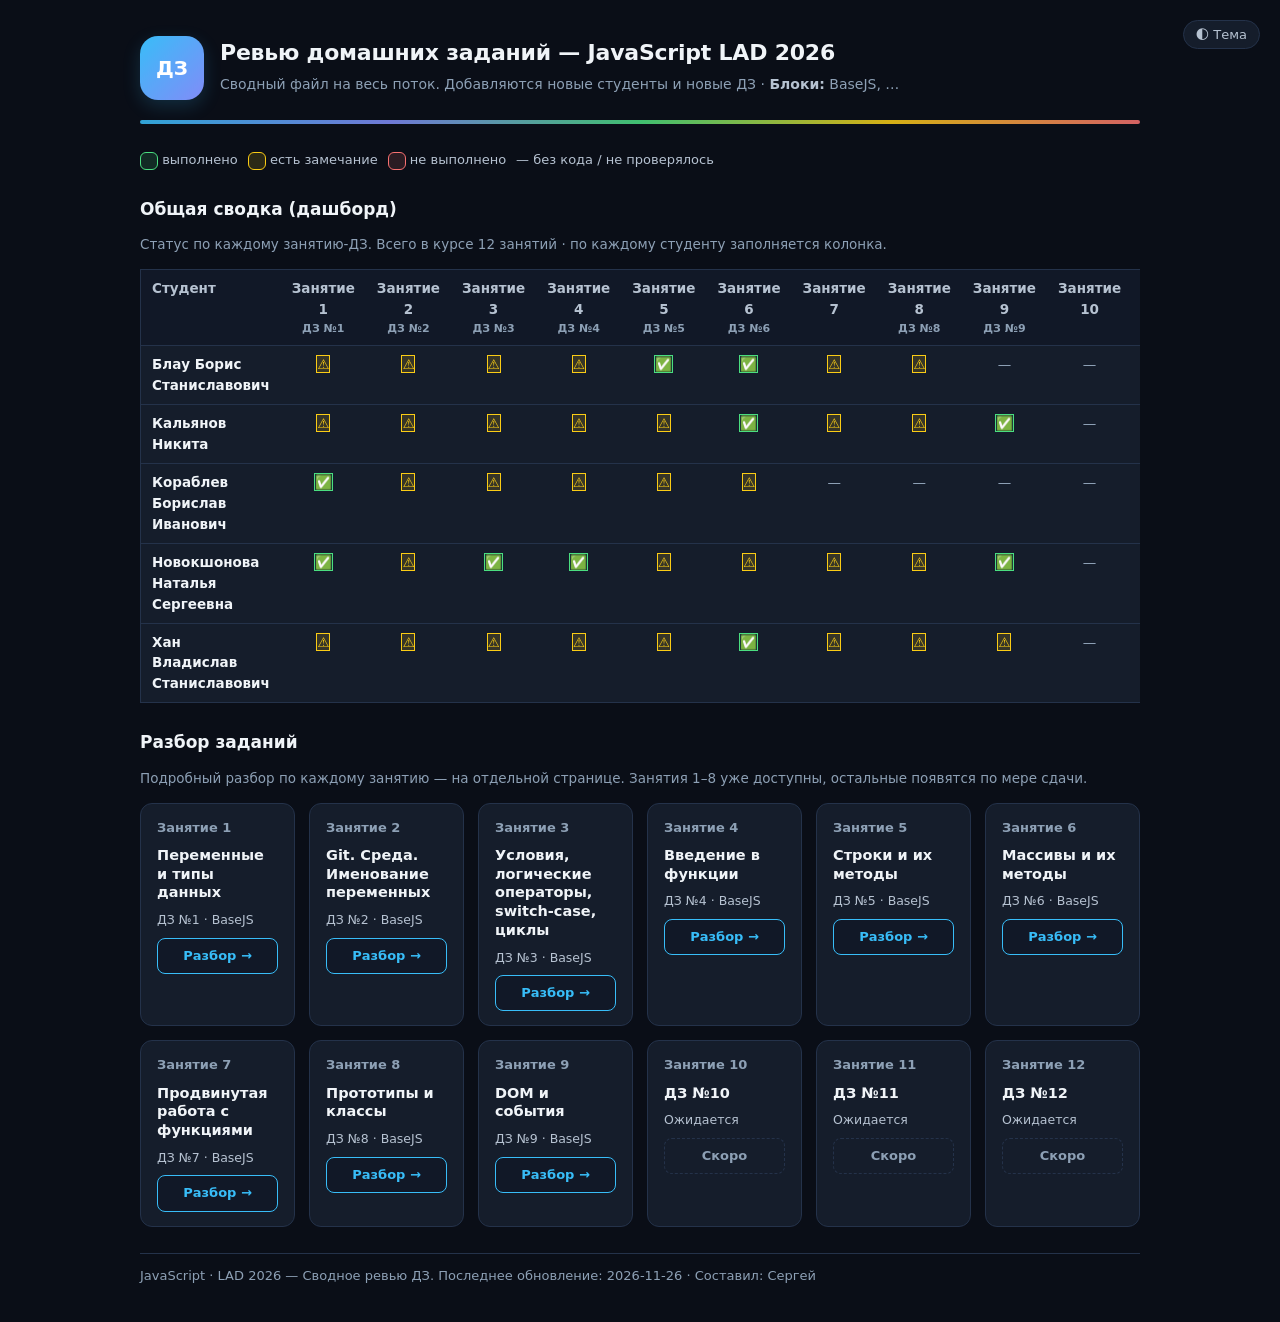
<file: review.html>
<!DOCTYPE html>
<html lang="ru">
<head>
<meta charset="UTF-8">
<meta name="viewport" content="width=device-width, initial-scale=1.0">
<title>Ревью ДЗ — JavaScript LAD 2026</title>
<style>
  :root {
    --bg-primary: #0a0e17;
    --bg-secondary: #111827;
    --bg-card: #151d2b;
    --text-primary: #f0f4f8;
    --text-secondary: #b6c2d1;
    --text-muted: #8da0b5;
    --border: #24324a;
    --accent-blue: #38bdf8;
    --accent-purple: #818cf8;
    --accent-green: #4ade80;
    --accent-yellow: #facc15;
    --accent-red: #f87171;
    --code-bg: #0d1220;
    --ok-bg: rgba(74, 222, 128, .14);
    --warn-bg: rgba(250, 204, 21, .14);
    --bad-bg: rgba(248, 113, 113, .14);
    --row-hover: #1a2332;
    --font-sans: system-ui, -apple-system, 'Segoe UI', Roboto, 'Helvetica Neue', sans-serif;
    --font-mono: ui-monospace, 'JetBrains Mono', 'Cascadia Code', Consolas, monospace;
  }
  :root[data-theme="light"] {
    --bg-primary: #f7f9fc;
    --bg-secondary: #eef2f7;
    --bg-card: #ffffff;
    --text-primary: #101828;
    --text-secondary: #344054;
    --text-muted: #667085;
    --border: #d0d5dd;
    --accent-blue: #0b7ecf;
    --accent-purple: #5b21b6;
    --accent-green: #0d8a3d;
    --accent-yellow: #b5740a;
    --accent-red: #c42318;
    --code-bg: #f3f6fa;
    --ok-bg: rgba(13, 138, 61, .10);
    --warn-bg: rgba(181, 116, 10, .10);
    --bad-bg: rgba(196, 35, 24, .10);
    --row-hover: #e6ebf3;
  }
  * { box-sizing: border-box; }
  body {
    margin: 0;
    font-family: var(--font-sans);
    background: var(--bg-primary);
    color: var(--text-primary);
    line-height: 1.55;
  }
  .sheet { max-width: 1040px; margin: 0 auto; padding: 36px 20px; }

  .theme-toggle {
    position: fixed; right: 20px; top: 20px;
    border: 1px solid var(--border); background: var(--bg-card); color: var(--text-secondary);
    border-radius: 999px; padding: 6px 12px; cursor: pointer;
    font-size: 13px; font-family: var(--font-sans);
  }
  .theme-toggle:hover { color: var(--accent-blue); }

  .header { display: flex; gap: 16px; align-items: flex-start; }
  .badge {
    flex: 0 0 auto; width: 64px; height: 64px; border-radius: 18px;
    display: flex; align-items: center; justify-content: center;
    font-weight: 800; font-size: 20px; color: #fff;
    background: linear-gradient(135deg, var(--accent-blue), var(--accent-purple));
    box-shadow: 0 6px 18px rgba(56, 189, 248, .18);
  }
  .header-body h1 { font-size: 22px; font-weight: 800; margin: 0 0 4px; letter-spacing: -.01em; }
  .meta { font-size: 14px; color: var(--text-muted); margin: 0; }
  .meta strong { color: var(--text-secondary); font-weight: 600; }
  .header-rule {
    height: 4px; margin: 20px 0 26px;
    background: linear-gradient(90deg, var(--accent-blue), var(--accent-purple),
                var(--accent-green), var(--accent-yellow), var(--accent-red));
    border-radius: 2px; opacity: .85;
  }

  .legend { display: flex; gap: 10px; flex-wrap: wrap; font-size: 13px; color: var(--text-secondary); margin-bottom: 16px; }
  .legend .key { display: inline-block; width: 18px; height: 18px; border-radius: 6px; vertical-align: middle; }
  .legend .key.ok { background: var(--ok-bg); border: 1px solid var(--accent-green); }
  .legend .key.warn { background: var(--warn-bg); border: 1px solid var(--accent-yellow); }
  .legend .key.bad { background: var(--bad-bg); border: 1px solid var(--accent-red); }

  h2.section {
    display: flex; align-items: center; gap: 10px;
    font-size: 17px; font-weight: 700; margin: 26px 0 12px;
  }
  h2.section .tag-hw {
    font-size: 12px; font-weight: 800; color: var(--text-muted);
    background: var(--bg-card); border: 1px solid var(--border);
    border-radius: 8px; padding: 2px 8px; letter-spacing: .02em;
  }

  .hint-line { font-size: 13.5px; color: var(--text-muted); margin: 4px 0 14px; }

  /* Обёртка для прокрутки широких таблиц */
  .table-scroll { overflow-x: auto; }

  table { width: 100%; border-collapse: collapse; font-size: 13.5px; background: var(--bg-card); border: 1px solid var(--border); }
  th, td { padding: 8px 11px; text-align: left; vertical-align: top; }
  thead th { background: var(--bg-secondary); color: var(--text-secondary); font-weight: 700; border-bottom: 1px solid var(--border); }
  tbody tr { border-bottom: 1px solid var(--border); }
  tbody tr:last-child { border-bottom: none; }
  tbody tr:hover { background: var(--row-hover); }

  /* Матрица ДЗ: первый столбец студент, дальше по заданию */
  td.student { font-weight: 700; }
  td.student .file { display: block; font-size: 11.5px; color: var(--text-muted); font-family: var(--font-mono); }
  th.tsk { width: 46px; text-align: center; }
  td.tsk { text-align: center; }
  td.tsk .st { display: inline-block; width: 24px; height: 24px; line-height: 22px; border-radius: 7px; font-size: 13px; }
  .st.ok   { background: var(--ok-bg);   color: var(--accent-green);  border: 1px solid var(--accent-green); }
  .st.warn { background: var(--warn-bg); color: var(--accent-yellow); border: 1px solid var(--accent-yellow); }
  .st.bad  { background: var(--bad-bg);  color: var(--accent-red);    border: 1px solid var(--accent-red); }
  .st.na   { background: transparent; color: var(--text-muted); border: 1px dashed var(--border); }
  td.comment { min-width: 220px; font-size: 13px; color: var(--text-secondary); }
  td.comment code, .inline-code {
    font-family: var(--font-mono); font-size: .88em;
    background: var(--code-bg); color: var(--accent-blue);
    border: 1px solid var(--border); border-radius: 5px; padding: 0 5px; white-space: nowrap;
  }

  /* Дашборд */
  table.dash th.hwcol { text-align: center; }
  table.dash td.dashcell { text-align: center; }
  .dash-na { color: var(--text-muted); }
  .dash-sub { display: block; font-size: 11px; color: var(--text-muted); }

  pre {
    margin: 8px 0; overflow-x: auto;
    background: var(--code-bg); border: 1px solid var(--border); border-radius: 8px;
    padding: 10px 14px; font-family: var(--font-mono); font-size: 13px; line-height: 1.55;
  }
  pre code { font-family: var(--font-mono); color: var(--text-primary); }

  .empty { color: var(--text-muted); font-style: italic; font-size: 13.5px; }

  /* Навигация по занятиям */
  .lesson-grid { display: grid; grid-template-columns: repeat(auto-fill, minmax(150px, 1fr)); gap: 14px; }
  .lesson-card {
    display: flex; flex-direction: column; gap: 8px; padding: 14px 16px;
    background: var(--bg-card); border: 1px solid var(--border); border-radius: 12px;
  }
  .lesson-card .l-num { font-size: 13px; font-weight: 800; color: var(--text-muted); }
  .lesson-card .l-name { font-size: 14.5px; font-weight: 700; color: var(--text-primary); line-height: 1.3; }
  .lesson-card .l-dz { font-size: 12.5px; color: var(--text-secondary); }
  .lesson-card a.l-btn {
    display: inline-block; padding: 7px 12px; font-size: 13px; font-weight: 600;
    color: var(--accent-blue); background: var(--bg-secondary); border: 1px solid var(--accent-blue);
    border-radius: 8px; text-decoration: none; text-align: center;
  }
  .lesson-card a.l-btn:hover { background: var(--accent-blue); color: #fff; }
  .lesson-card .l-soon {
    display: inline-block; padding: 7px 12px; font-size: 13px; font-weight: 600;
    color: var(--text-muted); background: transparent; border: 1px dashed var(--border);
    border-radius: 8px; text-align: center; cursor: default;
  }

  footer { margin-top: 26px; padding-top: 12px; border-top: 1px solid var(--border); font-size: 13px; color: var(--text-muted); }
</style>
</head>
<body>

<div class="sheet">
  <button class="theme-toggle" id="themeToggle" type="button" title="Переключить тему">🌓 Тема</button>

  <header class="header">
    <div class="badge">ДЗ</div>
    <div class="header-body">
      <h1>Ревью домашних заданий — JavaScript LAD 2026</h1>
      <p class="meta">Сводный файл на весь поток. Добавляются новые студенты и новые ДЗ · <strong>Блоки:</strong> BaseJS, …</p>
    </div>
  </header>
  <div class="header-rule"></div>

  <div class="legend">
    <span><span class="key ok"></span> выполнено</span>
    <span><span class="key warn"></span> есть замечание</span>
    <span><span class="key bad"></span> не выполнено</span>
    <span>— без кода / не проверялось</span>
  </div>

  <!-- ============ ДАШБОРД: студенты × ДЗ ============ -->
  <h2 class="section">Общая сводка (дашборд)</h2>
  <p class="hint-line">Статус по каждому занятию-ДЗ. Всего в курсе 12 занятий · по каждому студенту заполняется колонка.</p>
  <div class="table-scroll">
    <table class="dash">
      <thead>
        <tr>
          <th>Студент</th>
          <th class="hwcol">Занятие 1<br><span class="dash-sub">ДЗ №1</span></th>
          <th class="hwcol">Занятие 2<br><span class="dash-sub">ДЗ №2</span></th><th class="hwcol">Занятие 3<br><span class="dash-sub">ДЗ №3</span></th><th class="hwcol">Занятие 4<br><span class="dash-sub">ДЗ №4</span></th>
          <th class="hwcol">Занятие 5<br><span class="dash-sub">ДЗ №5</span></th><th class="hwcol">Занятие 6<br><span class="dash-sub">ДЗ №6</span></th><th class="hwcol">Занятие 7</th>
          <th class="hwcol">Занятие 8<br><span class="dash-sub">ДЗ №8</span></th><th class="hwcol">Занятие 9<br><span class="dash-sub">ДЗ №9</span></th><th class="hwcol">Занятие 10</th>
          <th class="hwcol">Занятие 11</th><th class="hwcol">Занятие 12</th>
        </tr>
      </thead>
      <tbody>
        <tr>
          <td class="student">Блау Борис Станиславович</td>
          <td class="dashcell" title="замечания по №2, №4, №5"><span class="st warn">⚠️</span></td>
          <td class="dashcell" title="замечания по 2.3, 2.6"><span class="st warn">⚠️</span></td><td class="dashcell" title="№2 — одна форма; №3.2 — не те действия"><span class="st warn">⚠️</span></td><td class="dashcell" title="№1.3 — нет скобок; №2.2–2.5 — функции без параметров, №2.4 — границы"><span class="st warn">⚠️</span></td>
          <td class="dashcell" title="все задачи верны; мелочи по №2.5, 2.6, 4.5"><span class="st ok">✅</span></td><td class="dashcell" title="все задачи верны; мелочь — опечатка в имени getLenghts (№1.1)"><span class="st ok">✅</span></td><td class="dashcell" title="не сделана №4.2; в №1.1 строгий режим — null, а не undefined"><span class="st warn">⚠️</span></td>
          <td class="dashcell"><span class="st warn" title="Замечания по №1, 3, 6*, 8. №7 частично засчитано: реализовано наследование, в зарплате не учтены подчинённые">⚠️</span></td><td class="dashcell"><span class="dash-na">—</span></td><td class="dashcell"><span class="dash-na">—</span></td>
          <td class="dashcell"><span class="dash-na">—</span></td><td class="dashcell"><span class="dash-na">—</span></td>
        </tr>
        <tr>
          <td class="student">Кальянов Никита</td>
          <td class="dashcell" title="замечание по №4 (не обе формы typeof)"><span class="st warn">⚠️</span></td>
          <td class="dashcell" title="Git (1.1–1.2) засчитано; №2.2–2.4, 2.7–2.9"><span class="st warn">⚠️</span></td><td class="dashcell" title="№2, №3.2, №4.1 (case с присваиванием), №6 — нет while, №6.4 — 4950"><span class="st warn">⚠️</span></td><td class="dashcell" title="одна ошибка: №4.1 — палиндром на латинице всегда true"><span class="st warn">⚠️</span></td>
          <td class="dashcell" title="№1.2 — slice(str, …) работает случайно; №2.4 — регулярка меняет знаки и цифры; №4.5 — \b не видит кириллицу"><span class="st warn">⚠️</span></td><td class="dashcell" title="все задачи верны; мелочи по №1.2, 2.4"><span class="st ok">✅</span></td><td class="dashcell" title="все задачи решены; №1.1 — ответ только для строгого режима (в браузере [object Window])"><span class="st warn">⚠️</span></td>
          <td class="dashcell"><span class="st warn" title="Замечания по №4, 5, 6*, 7. Решение №8 отсутствует">⚠️</span></td><td class="dashcell" title="3 из 3"><span class="st ok">✅</span></td><td class="dashcell"><span class="dash-na">—</span></td>
          <td class="dashcell"><span class="dash-na">—</span></td><td class="dashcell"><span class="dash-na">—</span></td>
        </tr>
        <tr>
          <td class="student">Кораблев Борислав Иванович</td>
          <td class="dashcell"><span class="st ok">✅</span></td>
          <td class="dashcell" title="замечания по 2.6, 2.10"><span class="st warn">⚠️</span></td><td class="dashcell" title="№1.8, №4.1 (case с присваиванием), №5.2 — сезоны сдвинуты, №7.1 — n без let"><span class="st warn">⚠️</span></td><td class="dashcell" title="всё работает; №1.4 — дни по-английски и case с присваиванием; №2.2, №3.2 — переменные без let"><span class="st warn">⚠️</span></td>
          <td class="dashcell" title="№1.3, 1.5, 1.6, 1.7, 2.1, 2.2, 3.2 — ошибки на краевых случаях; temp без let в шести функциях"><span class="st warn">⚠️</span></td><td class="dashcell" title="№2.3 — sort меняет исходный массив; №2.4 — разделитель «, »; №1.3 — k &lt;= arr.length"><span class="st warn">⚠️</span></td><td class="dashcell"><span class="dash-na">—</span></td>
          <td class="dashcell"><span class="dash-na">—</span></td><td class="dashcell"><span class="dash-na">—</span></td><td class="dashcell"><span class="dash-na">—</span></td>
          <td class="dashcell"><span class="dash-na">—</span></td><td class="dashcell"><span class="dash-na">—</span></td>
        </tr>
        <tr>
          <td class="student">Новокшонова Наталья Сергеевна</td>
          <td class="dashcell"><span class="st ok">✅</span></td>
          <td class="dashcell" title="замечания по 2.4, 2.5, 2.8"><span class="st warn">⚠️</span></td><td class="dashcell" title="всё засчитано; мелочь по №3.2"><span class="st ok">✅</span></td><td class="dashcell" title="всё засчитано; мелочи: if/else вместо return условия, функции объявлены повторно"><span class="st ok">✅</span></td>
          <td class="dashcell" title="№1.3 — двойной пробел; №1.4 — undefined для короткой строки; №1.7 — нет pos = 0; №2.1 — ucFirst(&quot;&quot;) падает; №2.6 — не из PascalCase"><span class="st warn">⚠️</span></td><td class="dashcell" title="№2.2 — result вне функции, вызовы накапливаются; №4.1 — return true внутри цикла"><span class="st warn">⚠️</span></td><td class="dashcell" title="задачи решены верно; №2.1 — нет объяснения причины ошибки, №4.2 — пропущена часть с bind"><span class="st warn">⚠️</span></td>
          <td class="dashcell"><span class="st warn" title="Есть замечания по №2, 4, 7. В №8 учтена смена курса 1 сентября">⚠️</span></td><td class="dashcell" title="3 из 3"><span class="st ok">✅</span></td><td class="dashcell"><span class="dash-na">—</span></td>
          <td class="dashcell"><span class="dash-na">—</span></td><td class="dashcell"><span class="dash-na">—</span></td>
        </tr>
        <tr>
          <td class="student">Хан Владислав Станиславович</td>
          <td class="dashcell" title="9 задач выполнено, 2 с замечанием, 2 без кода"><span class="st warn">⚠️</span></td>
          <td class="dashcell" title="пропущена 2.6; нумерация съехала"><span class="st warn">⚠️</span></td><td class="dashcell" title="№1.1 SyntaxError, №2 — одна форма, №4.1, №5.2 (mount), №6 — нет while, №7.1 не сделано"><span class="st warn">⚠️</span></td><td class="dashcell" title="всё работает; имена в №1.1, №2.1, №2.4"><span class="st warn">⚠️</span></td>
          <td class="dashcell" title="№1.3 — slice(str, n) работает случайно; №1.6 — нет проверки на -1; №2.1 — ucFirst(&quot;&quot;) падает"><span class="st warn">⚠️</span></td><td class="dashcell" title="все задачи верны; мелочи по №1.2, 2.4"><span class="st ok">✅</span></td><td class="dashcell" title="№1.1 и №1.3 частично засчитаны. №4.1 и №4.2 пропущены"><span class="st warn">⚠️</span></td>
          <td class="dashcell"><span class="st warn" title="Есть замечание · Замечания по №4, 5. Отсутствует №8">⚠️</span></td><td class="dashcell" title="2 из 3 · доработать №3"><span class="st warn">⚠️</span></td><td class="dashcell"><span class="dash-na">—</span></td>
          <td class="dashcell"><span class="dash-na">—</span></td><td class="dashcell"><span class="dash-na">—</span></td>
        </tr>
      </tbody>
    </table>
  </div>


  <!-- ============ Навигация по занятиям ============ -->
  <h2 class="section">Разбор заданий</h2>
  <p class="hint-line">Подробный разбор по каждому занятию — на отдельной странице. Занятия 1–8 уже доступны, остальные появятся по мере сдачи.</p>

  <div class="lesson-grid">
    <div class="lesson-card">
      <div class="l-num">Занятие 1</div>
      <div class="l-name">Переменные и типы данных</div>
      <div class="l-dz">ДЗ №1 · BaseJS</div>
      <a class="l-btn" href="dz1.html">Разбор →</a>
    </div>
    <div class="lesson-card">
      <div class="l-num">Занятие 2</div>
      <div class="l-name">Git. Среда. Именование переменных</div>
      <div class="l-dz">ДЗ №2 · BaseJS</div>
      <a class="l-btn" href="dz2.html">Разбор →</a>
    </div>
    <div class="lesson-card">
      <div class="l-num">Занятие 3</div>
      <div class="l-name">Условия, логические операторы, switch-case, циклы</div>
      <div class="l-dz">ДЗ №3 · BaseJS</div>
      <a class="l-btn" href="dz3.html">Разбор →</a>
    </div>
    <div class="lesson-card">
      <div class="l-num">Занятие 4</div>
      <div class="l-name">Введение в функции</div>
      <div class="l-dz">ДЗ №4 · BaseJS</div>
      <a class="l-btn" href="dz4.html">Разбор →</a>
    </div>
    <div class="lesson-card">
      <div class="l-num">Занятие 5</div>
      <div class="l-name">Строки и их методы</div>
      <div class="l-dz">ДЗ №5 · BaseJS</div>
      <a class="l-btn" href="dz5.html">Разбор →</a>
    </div>
    <div class="lesson-card">
      <div class="l-num">Занятие 6</div>
      <div class="l-name">Массивы и их методы</div>
      <div class="l-dz">ДЗ №6 · BaseJS</div>
      <a class="l-btn" href="dz6.html">Разбор →</a>
    </div>
    <div class="lesson-card">
      <div class="l-num">Занятие 7</div>
      <div class="l-name">Продвинутая работа с функциями</div>
      <div class="l-dz">ДЗ №7 · BaseJS</div>
      <a class="l-btn" href="dz7.html">Разбор →</a>
    </div>
    <div class="lesson-card">
      <div class="l-num">Занятие 8</div>
      <div class="l-name">Прототипы и классы</div>
      <div class="l-dz">ДЗ №8 · BaseJS</div>
      <a class="l-btn" href="dz8.html">Разбор →</a>
    </div>
    <div class="lesson-card">
      <div class="l-num">Занятие 9</div>
      <div class="l-name">DOM и события</div>
      <div class="l-dz">ДЗ №9 · BaseJS</div>
      <a class="l-btn" href="dz9.html">Разбор →</a>
    </div>
    <div class="lesson-card">
      <div class="l-num">Занятие 10</div>
      <div class="l-name">ДЗ №10</div>
      <div class="l-dz">Ожидается</div>
      <span class="l-soon">Скоро</span>
    </div>
    <div class="lesson-card">
      <div class="l-num">Занятие 11</div>
      <div class="l-name">ДЗ №11</div>
      <div class="l-dz">Ожидается</div>
      <span class="l-soon">Скоро</span>
    </div>
    <div class="lesson-card">
      <div class="l-num">Занятие 12</div>
      <div class="l-name">ДЗ №12</div>
      <div class="l-dz">Ожидается</div>
      <span class="l-soon">Скоро</span>
    </div>
  </div>

  <footer>JavaScript · LAD 2026 — Сводное ревью ДЗ. Последнее обновление: 2026-11-26 · Составил: Сергей</footer>
</div>

<script>
  (function () {
    var btn = document.getElementById('themeToggle');
    var root = document.documentElement;
    function apply(t) {
      root.dataset.theme = t;
      try { localStorage.setItem('hw-review-all-theme', t); } catch (e) {}
    }
    var saved = null;
    try { saved = localStorage.getItem('hw-review-all-theme'); } catch (e) {}
    if (saved === 'light') apply('light');
    btn.addEventListener('click', function () {
      apply(root.dataset.theme === 'light' ? 'dark' : 'light');
    });
  })();
</script>
</body>
</html>
</file>
<file: lesson9/style.css>
.title {
    font-size: 36px;
    color: green;
}

.circle {
    width: 300px;
    height: 300px;
    border-radius: 50%;
    background-color: grey;
    display: flex;
    justify-content: center;
    align-items: center;
}

.inner-circle {
    width: 100px;
    height: 100px;
    border-radius: 50%;
    background-color: green;
}

.red {
    background-color: red;
}

.cross-line {
    text-decoration: line-through;
}

.color-red {
    color: red;
}

.btn {
    outline: none;
    padding: 5px 10px;
    border-radius: 5px;
    font-size: 16px;
    background-color: grey;
    border: none;
    cursor: pointer;
}
</file>
<file: todo-starter/style.css>
* {
  box-sizing: border-box;
}

body {
  margin: 0;
  background: #f1f5f9;
  color: #17243a;
  font: 1.1rem/1.5 Inter, system-ui, sans-serif;
}

main {
  max-width: 40rem;
  margin: clamp(1rem, 8vh, 5rem) auto;
  padding: clamp(1.25rem, 5vw, 3rem);
  background: white;
  border-radius: 1rem;
}

h1 {
  margin: 0 0 1.5rem;
}

.entry {
  display: flex;
  flex-wrap: wrap;
  gap: .5rem;
  margin: .4rem 0 .8rem;
}

#task-input {
  flex: 1 1 14rem;
  min-width: 0;
  border: 1px solid #74849a;
}

button, #task-input {
  font: inherit;
  padding: .55rem .9rem;
  border-radius: .45rem;
}

button {
  border: 0;
  color: white;
  background: #244b83;
  cursor: pointer;
}

#suggestion-button {
  color: #163c71;
  background: #e2edfc;
}

#suggestion-button:disabled {
  opacity: .6;
  cursor: wait;
}

#suggestion-status {
  min-height: 1.5em;
  margin: .4rem 0;
}

ul {
  padding-left: 1.4rem;
  overflow-wrap: anywhere;
}

li {
  margin: .4rem 0;
}

details {
  margin-top: 2rem;
  border-top: 1px solid #d6dee9;
  padding-top: 1rem;
}

summary {
  cursor: pointer;
}

details label {
  display: block;
  margin-top: .65rem;
}
</file>
